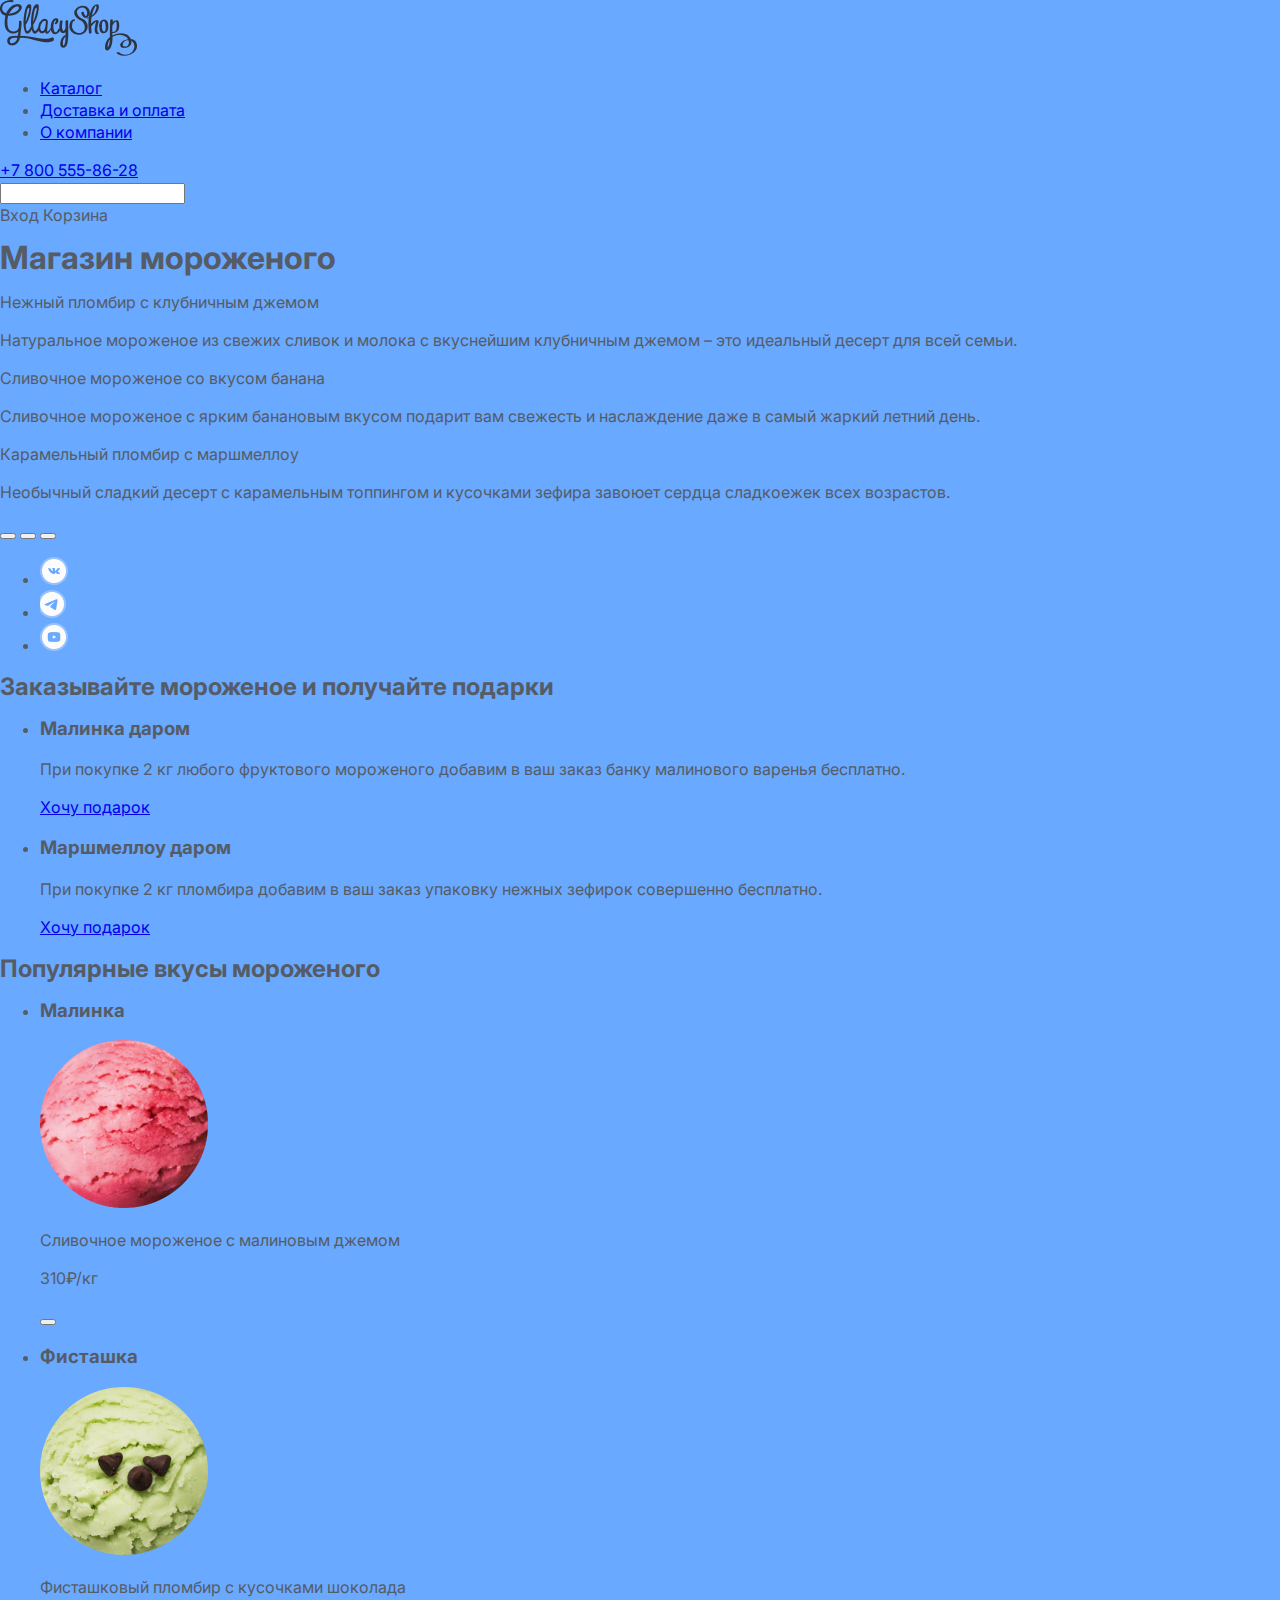
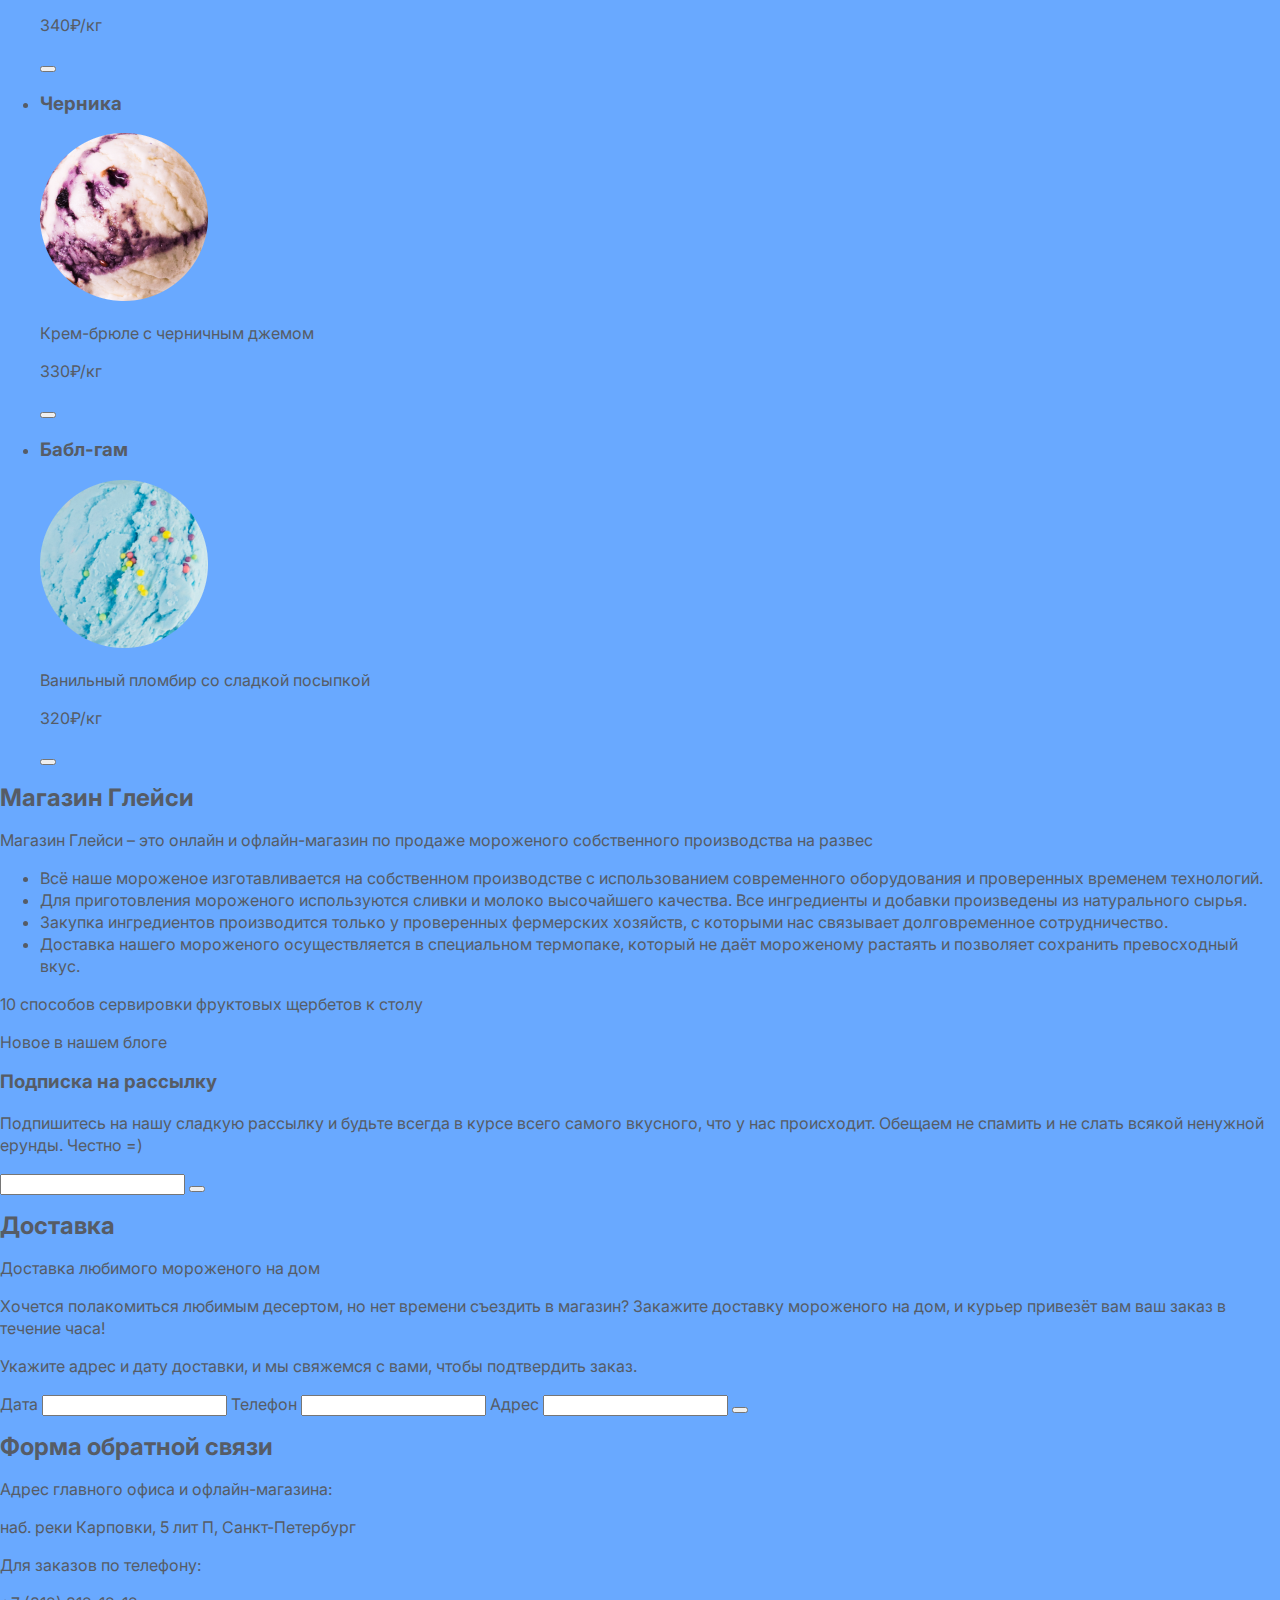
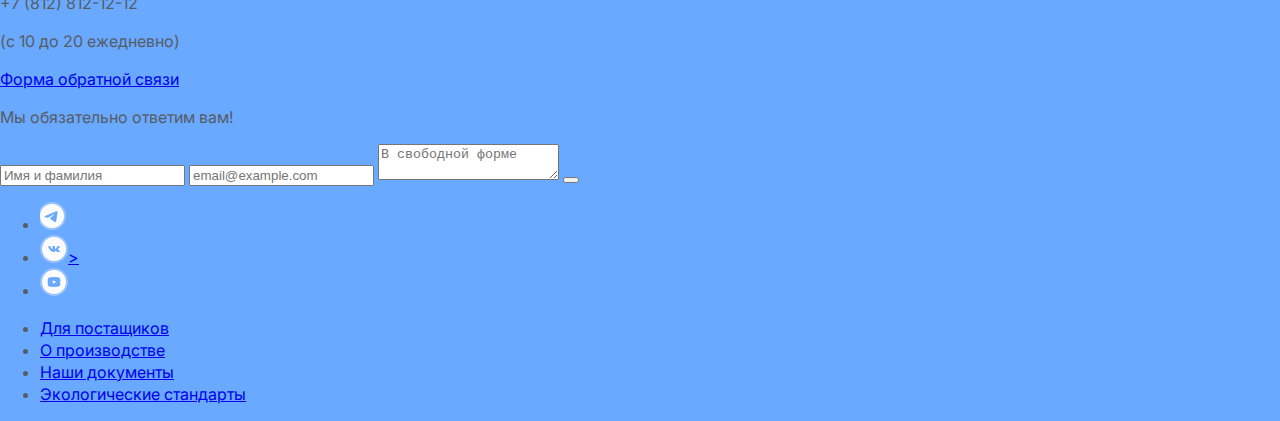
<file: 1/index.html>
<!DOCTYPE html>
<html lang="ru">
  <head>
    <meta charset="utf-8">
    <title>HTML Academy: Глейси</title>
    <link rel="stylesheet" href="css/style.css">
    <link rel="preconnect" href="https://fonts.googleapis.com">
    <link rel="preconnect" href="https://fonts.gstatic.com" crossorigin>
    <link href="https://fonts.googleapis.com/css2?family=Inter:wght@100;400;700&display=swap" rel="stylesheet">
    <base href="https://htmlacademy-htmlcss.github.io/910291-gllacy-1/1/">
</head>
  <body class="slider_one slider_two slider_three">
      <header class="main-header">
        <nav class="main-header-nav">
          <a class="logo" href="#">
            <img src="images/logo.png" width="137" height="56" alt="Логотип сайта магазина Глейси">
          </a>
          <ul class="cite-navigation">
            <li class="cite-navigation-item">
              <a href="#">Каталог</a>
            </li>
            <li class="cite-navigation-item">
              <a href="#">Доставка и оплата</a>
            </li>
            <li class="cite-navigation-item">
              <a href="#">О компании</a>
             </li>
          </ul>
        </nav>
            <a href="tel:+78005558628">+7 800 555-86-28</a>
            <form><input type="search"></form>
            Вход
            Корзина
      </header>

      <main class="ice_cream-shop">
        <h1 type="hidden">Магазин мороженого</h1>

        <section class="main-slider">
          <p class="slider_one">Нежный пломбир с клубничным джемом</p>
          <p>Натуральное мороженое из свежих сливок и молока с вкуснейшим клубничным джемом – это идеальный десерт для всей семьи. </p>
          <p class="slider_two">Сливочное мороженое со вкусом банана</p>
          <p>Сливочное мороженое с ярким банановым вкусом подарит вам свежесть и наслаждение даже в самый жаркий летний день.</p>
          <p class="slider_three">Карамельный пломбир с маршмеллоу</p>
          <p>Необычный сладкий десерт с карамельным топпингом и кусочками зефира завоюет сердца сладкоежек всех возрастов.</p>
          <button type="button"></button>
          <button type="button"></button>
          <button type="button"></button>
          <ul class="social-list">
            <li class="social-list-item">
              <a href="https://vk.com/htmlacademy"><img src="images/vk.png" alt="Вконтакте"></a>
            </li>
            <li class="social-list-item">
              <a href="https://t.me/htmlacademy "><img src="images/telegram.png" alt="Телеграмм"></a>
            </li>
            <li class="social-list-item">
              <a href="https://www.youtube.com/user/htmlacademyru"><img src="images/youtube.png" alt="Youtube"></a>
            </li>
          </ul>
        </section>

        <section class=""banner>
          <h2>Заказывайте мороженое и получайте подарки</h2>
          <ul class="gifts">
            <li class="gifts-item">
              <h3>Малинка даром</h3>
              <p>При покупке 2 кг любого фруктового мороженого добавим в ваш заказ банку малинового варенья бесплатно.</p>
              <a href="#">Хочу подарок</a>
            </li>
            <li class="gifts-item">
              <h3>Маршмеллоу даром</h3>
              <p>При покупке 2 кг пломбира добавим в ваш заказ упаковку нежных зефирок совершенно бесплатно.</p>
              <a href="#">Хочу подарок</a>
            </li>
          </ul>
        </section>

        <section class="popular_products">
          <h2 type="hidden">Популярные вкусы мороженого</h2>
          <ul class="products">
            <li class="products-item">
              <h3>Малинка</h3>
              <img src="images/raspberry.png" width="168" height="168" alt="мороженое малинка">
              <p>Сливочное мороженое с малиновым джемом</p>
              <p>310&#8381;<span class="weight">/кг</span></p>
              <button></button>
            </li>
            <li class="products-item">
              <h3>Фисташка</h3>
              <img src="images/pistachio.png" width="168" height="168" alt="мороженое фисташка">
              <p>Фисташковый пломбир с кусочками шоколада</p>
              <p>340&#8381;<span class="weight">/кг</span></p>
              <button></button>
            </li>
            <li class="products-item">
              <h3>Черника</h3>
              <img src="images/blueberries.png" width="168" height="168" alt="мороженое черника">
              <p>Крем-брюле с черничным джемом</p>
              <p>330&#8381;<span class="weight">/кг</span></p>
              <button></button>
            </li>
            <li class="products-item">
              <h3>Бабл-гам</h3>
              <img src="images/bubble gum.png" width="168" height="168" alt="мороженое бабл-гам">
              <p>Ванильный пломбир со сладкой посыпкой</p>
              <p>320&#8381;<span class="weight">/кг</span></p>
              <button></button>
            </li>
          </ul>
        </section>

        <section class="about_us">
          <h2 type="hidden">Магазин Глейси</h2>
          <p>Магазин Глейси – это онлайн и офлайн-магазин по продаже мороженого собственного производства на развес</p>
          <ul class="advantages">
            <li class="advantages-item">Всё наше мороженое изготавливается на собственном производстве с использованием современного оборудования и проверенных временем технологий.</li>
            <li class="advantages-item">Для приготовления мороженого используются сливки и молоко высочайшего качества. Все ингредиенты и добавки произведены из натурального сырья.</li>
            <li class="advantagesitem">Закупка ингредиентов производится только у проверенных фермерских хозяйств, с которыми нас связывает долговременное сотрудничество.</li>
            <li class="advantages-item">Доставка нашего мороженого осуществляется в специальном термопаке, который не даёт мороженому растаять и позволяет сохранить превосходный вкус.</li>
          </ul>
          <article>
            <a>10 способов сервировки фруктовых щербетов к столу</a>
            <p>Новое в нашем блоге</p>
          </article>
          <div>
            <h3 type="hidden">Подписка на рассылку</h3>
            <p>Подпишитесь на нашу сладкую рассылку и будьте всегда в курсе всего самого вкусного, что у нас происходит. Обещаем не спамить и не слать всякой ненужной ерунды. Честно =)</p>
            <form>
              <input type="email">
              <button type="submit" method="post" value="Отправить"></button>
            </form>
          </div>
        </section>

        <section class="delivery">
          <h2 type="hidden">Доставка</h2>
          <p>Доставка любимого мороженого на дом</p>
          <p>Хочется полакомиться любимым десертом, но нет времени съездить в магазин? Закажите доставку мороженого на дом, и курьер привезёт вам ваш заказ в течение часа!</p>
          <form>
            <p>Укажите адрес и дату доставки, и мы свяжемся с вами, чтобы подтвердить заказ.</p>
            <label for="data">Дата</label>
            <input id="data" type="data">
            <label for="phone">Телефон</label>
            <input id="phone" type="phone">
            <label for="address">Адрес</label>
            <input id="address" type="address">
            <button type="submit" method="post" value="Отправить"></button>
          </form>
        </section>

        <section class="feedback">
          <h2 type="hidden">Форма обратной связи</h2>
          <p>Адрес главного офиса и офлайн-магазина:</p>
          <p>наб. реки Карповки, 5 лит П, Санкт-Петербург</p>
          <p>Для заказов по телефону:</p>
          <p>+7 (812) 812-12-12</p>
          <p>(с 10 до 20 ежедневно)</p>
          <a href="#">Форма обратной связи</a>
          <div class="modal">
            <p>Мы обязательно ответим вам!</p>
            <form>
              <input type="name" placeholder="Имя и фамилия">
              <input type="email" placeholder="email@example.com">
              <textarea placeholder="В свободной форме"></textarea>
              <button type="submit" method="post" value="Отправить"></button>
            </form>
          </div>
        </section>
      </main>

      <footer class="main-footer">
        <ul class="footer-social-list">
          <li class="footer-social-list-item">
            <a href="https://t.me/htmlacademy "><img src="images/telegram.png" alt="Телеграмм"></a>
          </li>
          <li class="footer-social-list-item">
            <a href="https://vk.com/htmlacademy"><img src="images/vk.png" alt="Вконтакте">></a>
          </li>
          <li class="footer-social-list-item">
            <a href="https://www.youtube.com/user/htmlacademyru"><img src="images/youtube.png" alt="Youtube"></a>
          </li>
        </ul>
        <ul class="about-us-list">
          <li class="about-us-list-item">
            <a href="#">Для постащиков</a>
          </li>
          <li class="about-us-list-item">
            <a href="#">О производстве</a>
          </li>
          <li class="about-us-list-item">
            <a href="#">Наши документы</a>
          </li>
          <li class="about-us-list-item">
            <a href="#">Экологические стандарты</a>
          </li>
        </ul>
        <ul>

        </ul>
         </footer>
         <script src="scripts/script.js"></script>
  </body>
</html>
</file>
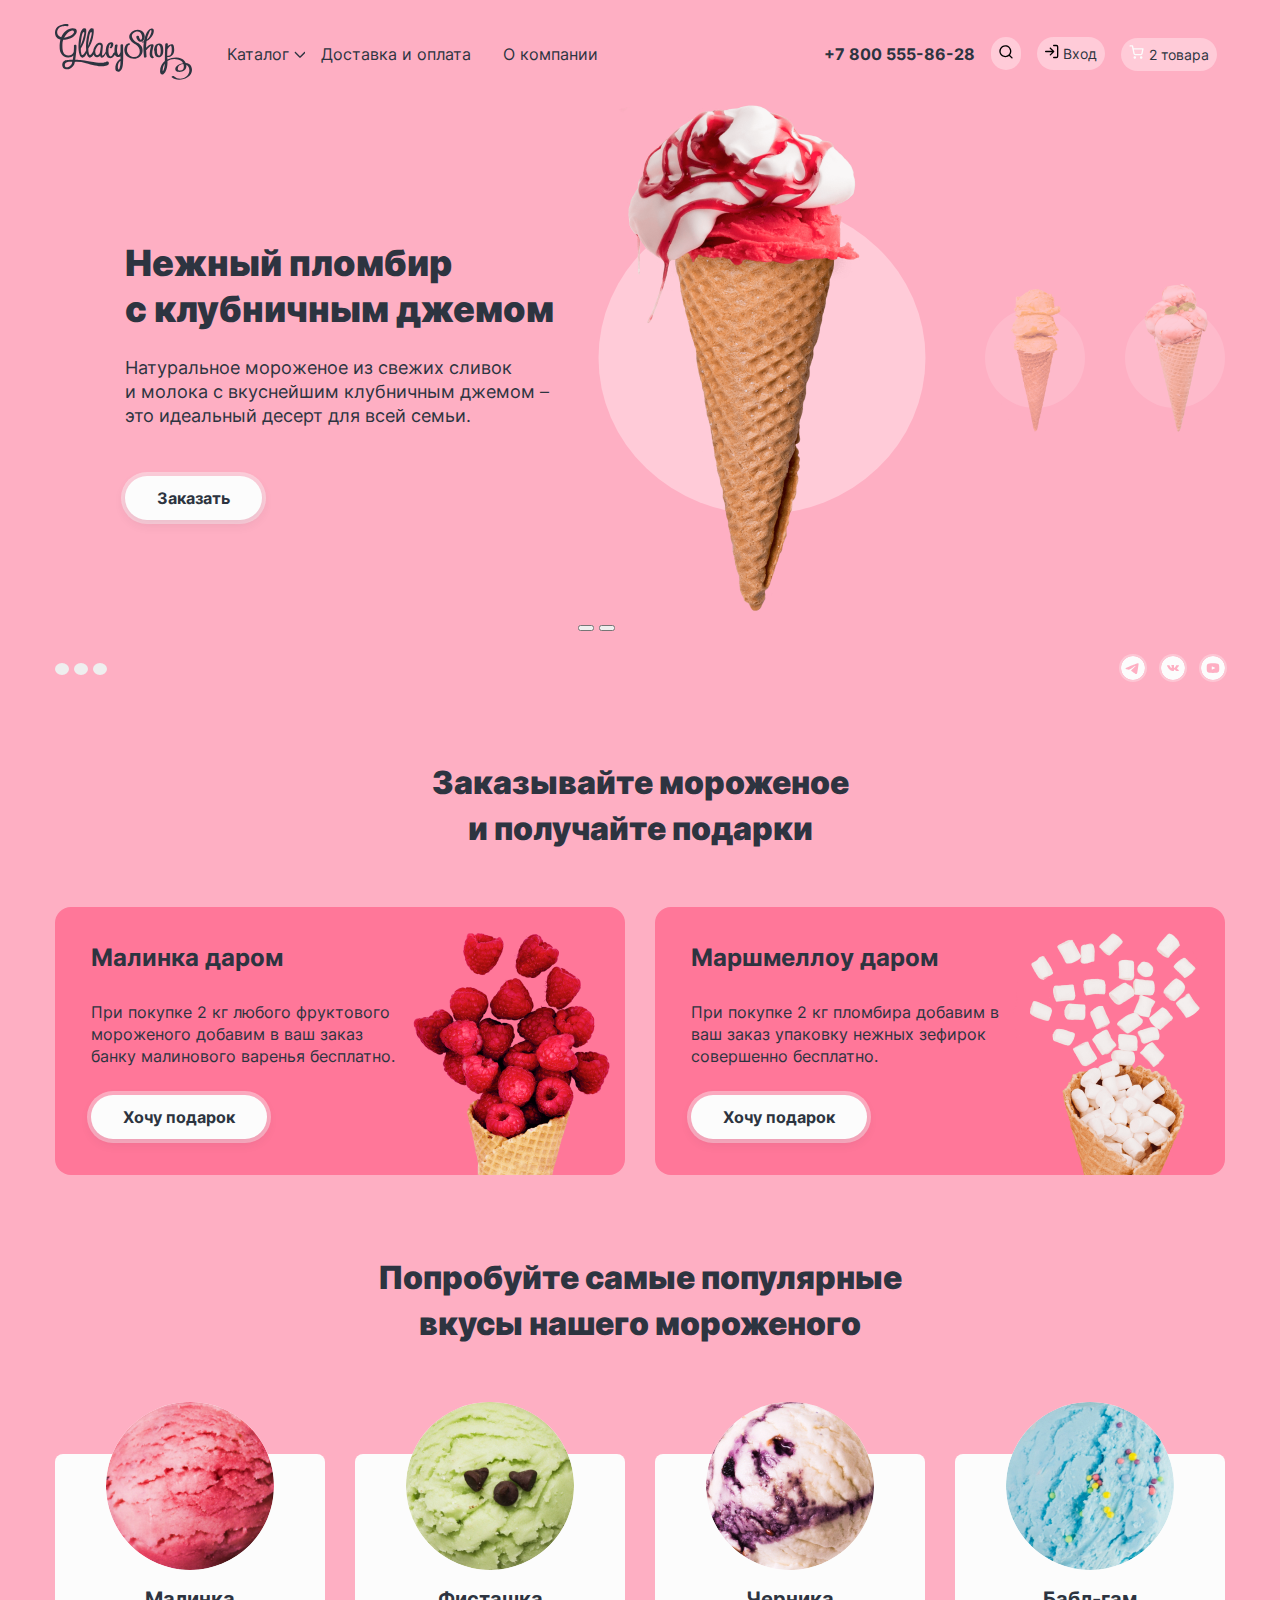
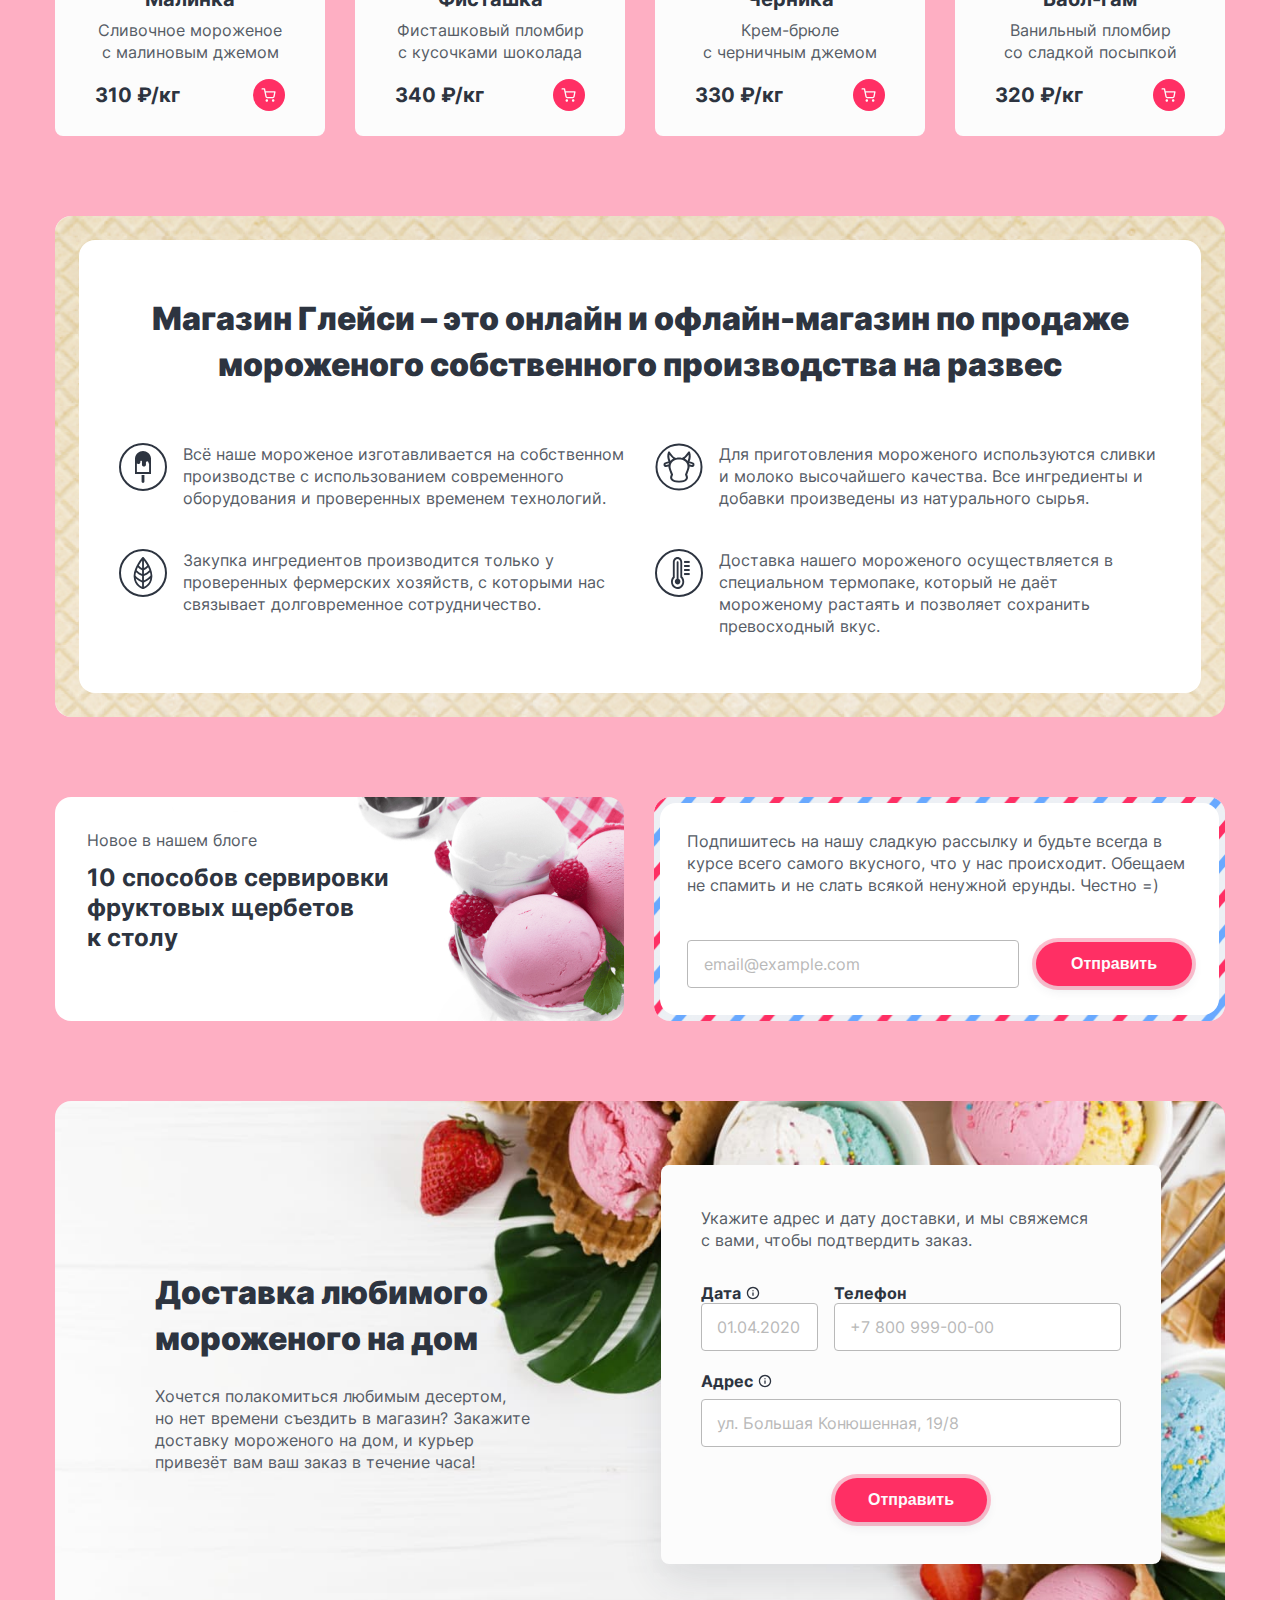
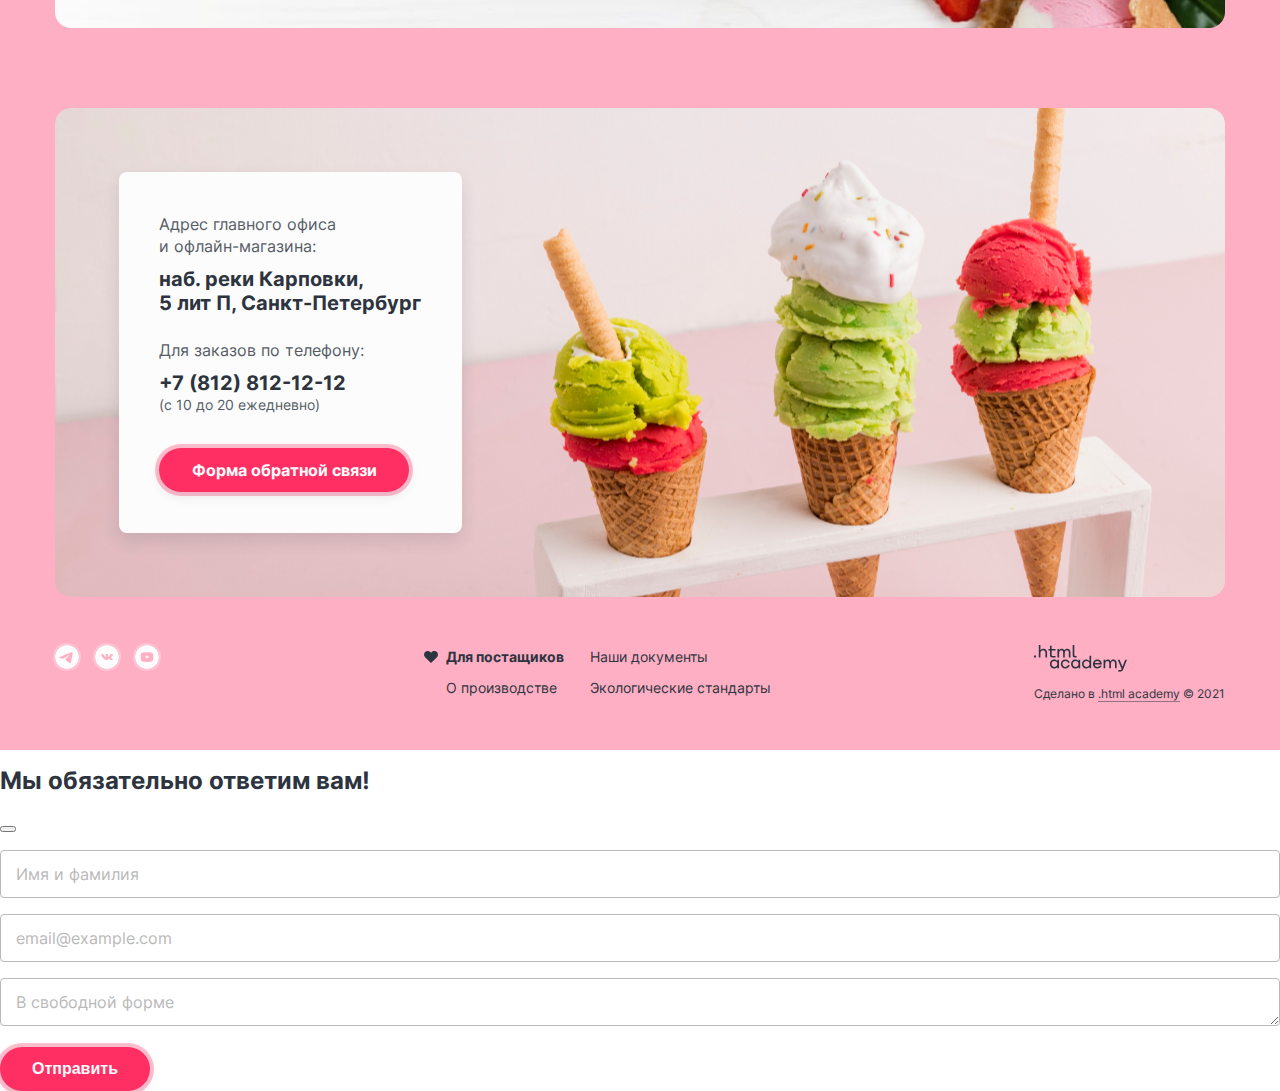
<file: 2/index.html>
<!DOCTYPE html>
<html lang="ru">
  <head>
    <meta charset="utf-8">
    <meta name="viewport" content="width=device-width, initial-scale=1.0">
    <title>HTML Academy: Глейси</title>
    <link rel="stylesheet" href="css/style.css">
    <base href="https://htmlacademy-htmlcss.github.io/910291-gllacy-1/2/">
</head>
  <body class="page">
    <div class="wrapper-pink">
      <header class="main-header">
        <div class="main-header-container container">
          <nav class="main-header-nav">
            <a class="logo"  aria-current="page">
              <img src="images/svg/logo.svg" width="137" height="56" alt="Логотип сайта магазина Глейси.">
            </a>
            <ul class="site-navigation">
              <li class="site-navigation-item dropdown">
                <a class="site-navigation-link" href="catalog.html">Каталог</a>
                <div class="site-navigation-drop dropdown-container">
                  <h2 class="site-navigation-title">Новинки</h2>
                  <ul class="navigation-list-ice list-ice">
                    <li class="list-ice-item">
                      <a class="list-ice-link" href="#">Сливочное</a>
                    </li>
                    <li class="list-ice-item">
                      <a class="list-ice-link" href="#">Щербеты</a>
                    </li>
                    <li class="list-ice-item">
                      <a class="list-ice-link" href="#">Фруктовый лёд</a>
                    </li>
                    <li class="list-ice-item">
                      <a class="list-ice-link" href="#">Мелорин</a>
                    </li>
                  </ul>
                </div>
              </li>
              <li class="site-navigation-item">
                <a class="site-navigation-link" href="#">Доставка и оплата</a>
              </li>
              <li class="site-navigation-item">
                <a class="site-navigation-link" href="#">О компании</a>
              </li>
            </ul>
          </nav>
          <a  class="main-header-nav-phone" href="tel:+78005558628">+7 800 555-86-28</a>
          <ul class="navigation-user user-nav">
            <li class="user-nav-item dropdown">
              <a class="user-nav-link link-search" href="#">
                <svg class="navigation-icon" aria-hidden="true" focusable="false" width="14" height="14" viewBox="0 0 14 14"  xmlns="http://www.w3.org/2000/svg">
                  <path fill-rule="evenodd" clip-rule="evenodd" d="M1.663 6.188a4.667 4.667 0 1 1 8.028 3.237.674.674 0 0 0-.124.124 4.667 4.667 0 0 1-7.904-3.361Zm8.412 4.688a6 6 0 1 1 .943-.943l2.45 2.45a.667.667 0 1 1-.943.943l-2.45-2.45Z" />
                </svg>
              </a>
              <div class="search dropdown-container">
                <form class="search-form">
                  <label class="visually-hidden" for="search-field">Поиск.</label>
                  <input class="search-input field" type="search" name="search" id="search-field" placeholder="Поиск по сайту">
                  <button class="visually-hidden" type="submit">Поиск.</button>
                </form>
              </div>
            </li>
            <li class="user-nav-item dropdown">
              <a class="user-nav-link link-login" href="#">
                <svg class="navigation-icon" aria-hidden="true" focusable="false" width="14" height="15" viewBox="0 0 14 15" xmlns="http://www.w3.org/2000/svg">
                  <path fill-rule="evenodd" clip-rule="evenodd" d="M8 1.525c0-.369.298-.667.667-.667h2.666a2 2 0 0 1 2 2v9.333a2 2 0 0 1-2 2H8.667a.667.667 0 0 1 0-1.333h2.666A.667.667 0 0 0 12 12.19V2.858a.666.666 0 0 0-.667-.667H8.667A.667.667 0 0 1 8 1.525ZM4.862 3.72c.26-.26.682-.26.943 0l3.329 3.329a.673.673 0 0 1 .2.476.664.664 0 0 1-.2.476l-3.33 3.328a.667.667 0 1 1-.942-.943l2.195-2.195H.667a.667.667 0 1 1 0-1.333h6.39L4.862 4.663a.667.667 0 0 1 0-.943Z"/>
                </svg>
                <span class="link-login-text">Вход</span>
              </a>
              <div class="login dropdown-container">
                <h2 class="login-form-title">Личный кабинет</h2>
                <form class="login-form" action="https://echo.htmlacademy.ru" method="post">
                  <p class="login-form-group login-form-email">
                    <label class="visually-hidden" for="login-email">Ваш email.</label>
                    <input class="login-form-input field" type="email" id="login-email" name="email" placeholder="Ваш email" value="email@example.com" required>
                  </p>
                  <p class="login-form-group login-form-password">
                    <label class="visually-hidden" for="login-password">Ваш пароль.</label>
                    <input class="login-form-input field" type="password" id="login-password" name="password" placeholder="Ваш пароль" value="******" required>
                  </p>
                  <div class="login-form-group login-form-submit">
                    <button class="login-form-button button button-other" type="submit">Войти</button>
                    <div class="login-form-links">
                      <a class="login-form-link" href="#">Забыли пароль?</a>
                      <a class="login-form-link" href="#">Регистрация</a>
                    </div>
                  </div>
                </form>
              </div>
            </li>
            <li class="user-nav-item dropdown">
              <a class="user-nav-link link-basket" href="#">
                <img src="images/svg/icon-cart.svg" alt="Корзина.">
                <span>2 товара</span>
              </a>
              <div class="basket dropdown-container">
                <div class="basket-content basket-content-full">
                  <h2 class="basket-title">Корзина</h2>
                  <ul class="basket-list list-reset">
                    <li class="basket-item">
                      <div class="basket-container">
                        <div class="basket-image">
                          <img src="images/raspberry-ice-cream.jpg" width="46" height="46" alt="Малинка.">
                        </div>
                        <div class="basket-description">
                          <a class="basket-ice-cream" href="#">Малинка</a>
                          <span class="basket-tip">1 кг х 310 ₽</span>
                        </div>
                        <span class="basket-price">310 ₽</span>
                        <button class="basket-delete" type="button">
                          <span class="visually-hidden">Удалить мороженное из корзины.</span>
                        </button>
                      </div>
                    </li>
                    <li class="basket-item">
                      <div class="basket-container">
                        <div class="basket-image">
                          <img src="images/bubble-gum-ice-cream.jpg" width="46" height="46" alt="Бабл-гам.">
                        </div>
                        <div class="basket-description">
                          <a class="basket-ice-cream" href="#">Бабл-гам</a>
                          <span class="basket-tip">1,5 кг х 320 ₽</span>
                        </div>
                        <span class="basket-price">480 ₽</span>
                        <button class="basket-delete" type="button">
                          <span class="visually-hidden">Удалить мороженное из корзины.</span>
                        </button>
                      </div>
                    </li>
                  </ul>
                  <div class="basket-wrapper">
                    <a class="basket-button button button-other" href="#">Оформить заказ</a>
                    <span class="basket-total">Итого: 790 ₽</span>
                  </div>
                </div>
                <div class="basket-content basket-content-empty">
                  <p class="basket-content-empty-text">Ваша корзина пока пуста</p>
                </div>
              </div>
            </li>
          </ul>
        </div>
      </header>

      <main class="main main-index">
        <h1 class="visually-hidden">Магазин мороженого.</h1>
        <section class="slider">
          <div class="slider-container container">
            <div class="slider-inner">
              <div class="slider-content-container">

                <div class="slider-content slider-content-active">
                  <h2 class="slider-title">Нежный пломбир с&nbsp;клубничным джемом</h2>
                  <p class="slider-text">Натуральное мороженое из свежих сливок и&nbsp;молока с вкуснейшим клубничным джемом – это идеальный десерт для всей семьи. </p>
                  <a class="slider-button button" href="#">Заказать</a>
                </div>

                <div class="slider-content">
                  <h2 class="slider-title">Сливочное мороженое со&nbsp;вкусом банана</h2>
                  <p class="slider-text">Сливочное мороженое с ярким банановым вкусом подарит вам свежесть и наслаждение даже в самый жаркий летний день.</p>
                  <a class="slider-button button" href="#">Заказать</a>
                </div>

                <div class="slider-content">
                  <h2 class="slider-title">Карамельный пломбир с&nbsp;маршмеллоу</h2>
                  <p class="slider-text">Необычный сладкий десерт с карамельным топпингом и кусочками зефира завоюет сердца сладкоежек всех возрастов.</p>
                  <a class="slider-button button" href="#">Заказать</a>
                </div>
              </div>

              <div class="slider-control">
                <div class="slider-images">
                  <div class="slider-image-container slider-image-container-active">
                    <img src="images/slider-strawberry.png" width="327" height="507" alt="Нежный пломбир с клубничным джемом.">
                  </div>

                  <div class="slider-image-container">
                    <img src="images/slider-banana.png" width="312" height="507" alt="Сливочное мороженое со вкусом банана.">
                  </div>

                  <div class="slider-image-container">
                    <img src="images/slider-marshmallow.png" width="350" height="507" alt="Карамельный пломбир с маршмеллоу.">
                  </div>
                </div>
                <div class="slider-buttons">
                  <button class="slider-button button-prev" type="button">
                    <span class="visually-hidden">Предыдущий слайд.</span>
                  </button>

                  <button class="slider-button button-next" type="button">
                    <span class="visually-hidden">Следующий слайд.</span>
                  </button>
                </div>
              </div>

              <div class="slider-bullets">
                <button class="slider-bullet bullet-active" type="button">
                  <span class="visually-hidden">Первый слайд.</span>
                </button>
                <button class="slider-bullet" type="button">
                  <span class="visually-hidden">Второй слайд.</span>
                </button>
                <button class="slider-bullet" type="button">
                  <span class="visually-hidden">Третий слайд.</span>
                </button>
              </div>

              <ul class="slider-social social-list">
                <li class="social-item">
                  <a class="social-link social-item-telegram" href="https://t.me/htmlacademy">
                    <span class="visually-hidden">Телеграм.</span>
                  </a>
                </li>
                <li class="social-item">
                  <a class="social-link social-item-vkontakte" href="https://vk.com/htmlacademy">
                    <span class="visually-hidden">Вконтакте.</span>
                  </a>
                </li>
                <li class="social-item">
                  <a class="social-link social-item-youtube" href="https://www.youtube.com/user/htmlacademyru">
                    <span class="visually-hidden">Youtube.</span>
                  </a>
                </li>
              </ul>
            </div>
          </div>
        </section>

        <section class="banner">
          <div class="banner-container container">
            <h2 class="banner-title page-title">Заказывайте мороженое <br>и получайте подарки</h2>
            <ul class="gifts">
              <li class="gifts-item gifts-item-raspberry">
                <h3 class="gifts-title">Малинка даром</h3>
                <p class="gifts-text">При покупке 2 кг любого фруктового мороженого добавим в ваш заказ банку малинового варенья бесплатно.</p>
                <a class="gifts-button button" href="#">Хочу подарок</a>
              </li>
              <li class="gifts-item gifts-item-marshmallow">
                <h3 class="gifts-title">Маршмеллоу даром</h3>
                <p class="gifts-text">При покупке 2 кг пломбира добавим в ваш заказ упаковку нежных зефирок совершенно бесплатно.</p>
                <a class="gifts-button button" href="#">Хочу подарок</a>
              </li>
            </ul>
          </div>
        </section>

        <section class="products products-popular">
          <div class="products-container container">
            <h2 class="visually-hidden">Популярные вкусы мороженого.</h2>
            <p class="products-title page-title">Попробуйте самые популярные <br>вкусы нашего мороженого</p>
            <ul class="products-list">
              <li class="products-item">
                <div class="products-inner">
                  <a class="products-link" href="#">
                    <h3>Малинка</h3>
                    <img src="images/raspberry-ice-cream-full.jpg" width="168" height="168" alt="Мороженое малинка.">
                  </a>
                  <p class="products-text">Сливочное мороженое с&nbsp;малиновым джемом</p>
                  <div class="products-price-wrapper">
                    <span class="products-price">310 &#8381;/кг</span>
                    <a class="products-button" href="#">
                      <span class="visually-hidden">Положить в корзину.</span>
                    </a>
                  </div>
                </div>
              </li>
              <li class="products-item">
                <div class="products-inner">
                  <a class="products-link" href="#">
                    <h3>Фисташка</h3>
                    <img src="images/pistachio-ice-cream.jpg" width="168" height="168" alt="Мороженое фисташка.">
                  </a>
                  <p class="products-text">Фисташковый пломбир с&nbsp;кусочками шоколада</p>
                  <div class="products-price-wrapper">
                    <span class="products-price">340 &#8381;/кг</span>
                    <a class="products-button" href="#">
                      <span class="visually-hidden">Положить в корзину.</span>
                    </a>
                  </div>
                </div>
              </li>
              <li class="products-item">
                <div class="products-inner">
                  <a class="products-link" href="#">
                    <h3>Черника</h3>
                    <img src="images/blueberries-ice-cream.jpg" width="168" height="168" alt="Мороженое черника.">
                  </a>
                  <p class="products-text">Крем-брюле с&nbsp;черничным джемом</p>
                  <div class="products-price-wrapper">
                    <span class="products-price">330 &#8381;/кг</span>
                    <a class="products-button" href="#">
                      <span class="visually-hidden">Положить в корзину.</span>
                    </a>
                  </div>
                </div>
              </li>
              <li class="products-item">
                <div class="products-inner">
                  <a class="products-link" href="#">
                    <h3>Бабл-гам</h3>
                    <img src="images/bubble-gum-ice-cream-full.jpg" width="168" height="168" alt="Мороженое бабл-гам.">
                  </a>
                  <p class="products-text">Ванильный пломбир со&nbsp;сладкой посыпкой</p>
                  <div class="products-price-wrapper">
                    <span class="products-price">320 &#8381;/кг</span>
                    <a class="products-button" href="#">
                      <span class="visually-hidden">Положить в корзину.</span>
                    </a>
                  </div>
                </div>
              </li>
            </ul>
          </div>
        </section>

        <section class="about-us">
          <div class="about-us-container container">
            <h2 class="visually-hidden">Магазин Глейси.</h2>
            <div class="about-wrapper">
              <p class="about-us-title page-title">Магазин Глейси – это онлайн и офлайн-магазин по продаже мороженого собственного производства на развес</p>
              <ul class="advantages">
                <li class="advantages-item advantages-item-production">Всё наше мороженое изготавливается на собственном производстве с использованием современного оборудования и проверенных временем технологий.</li>
                <li class="advantages-item advantages-item-ingredients">Для приготовления мороженого используются сливки и молоко высочайшего качества. Все ингредиенты и добавки произведены из натурального сырья.</li>
                <li class="advantages-item advantages-item-quality">Закупка ингредиентов производится только у проверенных фермерских хозяйств, с которыми нас связывает долговременное сотрудничество.</li>
                <li class="advantages-item advantages-item-delivery">Доставка нашего мороженого осуществляется в специальном термопаке, который не даёт мороженому растаять и позволяет сохранить превосходный вкус.</li>
              </ul>
            </div>
          </div>
        </section>

        <section class="promo">
          <div class="promo-container container">
            <article class="news">
              <h2 class="news-title">Новое в нашем блоге</h2>
              <a class="news-link" href="#">10 способов сервировки фруктовых щербетов к&nbsp;столу</a>
            </article>
            <div class="subscription">
              <div class="subscription-wrapper">
                <h3 class="visually-hidden">Подписка на рассылку.</h3>
                <p class="subscription-text">Подпишитесь на нашу сладкую рассылку и будьте всегда в курсе всего самого вкусного, что у нас происходит. Обещаем не спамить и не слать всякой ненужной ерунды. Честно =)</p>
                <form class="subscription-form" action="https://echo.htmlacademy.ru" method="post">
                  <label class="visually-hidden" for="subscription">Ваша почта.</label>
                  <input class="subscription-input field" type="email" name="email" id="subscription" placeholder="email@example.com" required>
                  <button class="subscription-submit button button-other" type="submit">Отправить</button>
                </form>
              </div>
            </div>
          </div>
        </section>

        <section class="delivery">
          <div class="delivery-container container">
            <div class="delivery-description">
              <h2 class="delivery-title page-title">Доставка любимого мороженого на дом</h2>
              <p class="delivery-text">Хочется полакомиться любимым десертом, но&nbsp;нет времени съездить в магазин? Закажите доставку мороженого на дом, и курьер привезёт вам ваш заказ в течение часа!</p>
            </div>
            <div class="delivery-form-container">
              <p class="delivery-form-tip">Укажите адрес и дату доставки, и мы свяжемся с&nbsp;вами, чтобы подтвердить заказ.</p>
              <form class="delivery-form" action="https://echo.htmlacademy.ru" method="post">
                <div class="delivery-form-groups">

                  <fieldset class="delivery-form-item delivery-form-item-date">
                    <div class="delivery-form-tooltip">
                      <label class="delivery-form-label" for="date">Дата</label>
                      <div class="delivery-tooltip">
                        <button class="delivery-tooltip-toggle" type="button" aria-labelledby="info-label-date">
                          <span class="visually-hidden">Дополнительная информация.</span>
                        </button>
                        <p class="delivery-tooltip-text" id="info-label-date">Введите дату доставки</p>
                      </div>
                    </div>
                    <input class="delivery-form-data field" type="text" name="delivery-data" id="date" placeholder="01.04.2020" required>
                  </fieldset>

                  <fieldset class="delivery-form-item delivery-form-item-tel">
                    <label class="delivery-form-label" for="telephone">Телефон</label>
                    <input class="delivery-form-tel field" type="tel" name="telephone" id="telephone" placeholder="+7 800 999-00-00" required>
                  </fieldset>

                  <fieldset class="delivery-form-item delivery-form-item-address">
                    <div class="delivery-form-tooltip">
                      <label class="delivery-form-label" for="address">Адрес</label>
                      <div class="delivery-tooltip">
                        <button class="delivery-tooltip-toggle" type="button" aria-labelledby="info-label-address">
                          <span class="visually-hidden">Дополнительная информация.</span>
                        </button>
                        <p class="delivery-tooltip-text" id="info-label-address">Введите адрес доставки</p>
                      </div>
                    </div>
                    <textarea class="delivery-form-address field" id="address" name="address" placeholder="ул. Большая Конюшенная, 19/8"></textarea>
                  </fieldset>
                </div>
                <button class="delivery-form-submit button button-other" type="submit">Отправить</button>
              </form>
            </div>
          </div>
        </section>

        <section class="feedback">
          <div class="feedback-container container">
            <h2 class="visually-hidden">Наши контакты.</h2>
            <div class="feedback-content">
              <h3 class="feedback-heading">Адрес главного офиса <br>и офлайн-магазина:</h3>
              <address class="feedback-address">наб. реки Карповки, <br>5 лит П, Санкт-Петербург</address>
              <h3 class="feedback-heading">Для заказов по телефону:</h3>
              <a class="feedback-phone" href="tel:+78128121212">+7 (812) 812-12-12</a>
              <p class="feedback-tip">(с 10 до 20 ежедневно)</p>
              <a class="feedback-button button button-other" href="#open-modal-window">Форма обратной связи</a>
            </div>
          </div>
        </section>
      </main>

      <footer class="main-footer">
        <div class="main-footer-wrapper container">
          <ul class="main-footer-social social-list">
            <li class="social-item">
              <a class="social-link social-item-telegram" href="https://t.me/htmlacademy">
                <span class="visually-hidden">Телеграм.</span>
              </a>
            </li>
            <li class="social-item">
              <a class="social-link social-item-vkontakte" href="https://vk.com/htmlacademy">
                <span class="visually-hidden">Вконтакте.</span>
              </a>
            </li>
            <li class="social-item">
              <a class="social-link social-item-youtube" href="https://www.youtube.com/user/htmlacademyru">
                <span class="visually-hidden">Youtube.</span>
              </a>
            </li>
          </ul>
          <ul class="about-list">
            <li class="about-item">
              <a class="about-link about-link-important" href="#">Для постащиков</a>
            </li>
            <li class="about-item">
              <a class="about-link"  href="#">Наши документы</a>
            </li>
            <li class="about-item">
              <a class="about-link" href="#">О производстве</a>
            </li>
            <li class="about-item">
              <a class="about-link" href="#">Экологические стандарты</a>
            </li>
          </ul>
          <div class="footer-copyright copyright">
            <a class="copyright-logo" href="https://htmlacademy.ru/">
              <img src="images/svg/logo-htmlacademy.svg" alt="Логотип HTML-академии." width="93" height="27">
              <span class="visually-hidden">Переход на страницу HTMLAcademy.</span>
            </a>
            <p class="copyright-info">Сделано в  <a href="https://htmlacademy.ru/">.html academy</a> &#169; 2021</p>
          </div>
        </div>
      </footer>
    </div>

    <div class="modal-container modal-container-close" id="open-modal-window">
      <div class="modal modal-auth">
        <section class="modal-content">
          <div class="modal-header">
            <h2 class="modal-title">Мы обязательно ответим вам!</h2>
            <button class="modal-close" type="button" href="#close">
              <span class="visually-hidden">Закрыть.</span>
            </button>
          </div>
          <div class="modal-body">
            <form class="modal-form" action="https://echo.htmlacademy.ru" method="post">
              <p class="modal-form-group modal-form-name">
                <label class="visually-hidden" for="modal-name">Ваше имя и фамилия.</label>
                <input class="modal-form-input field" type="name" name="modal-name" id="modal-name" placeholder="Имя и фамилия" required>
              </p>
              <p class="modal-form-group modal-form-email">
                <label class="visually-hidden" for="modal-email">Ваш email.</label>
                <input class="modal-form-input field" type="email" name="modal-email" id="modal-email" placeholder="email@example.com" required>
              </p>
              <p class="modal-form-group modal-form-text">
                <label class="visually-hidden" for="modal-text"></label>
                <textarea class="modal-form-input field" name="modal-text" id="modal-text" placeholder="В свободной форме" required></textarea>
              </p>
              <button class="modal-form-submit button button-other" type="submit">Отправить</button>
            </form>
          </div>
        </section>
      </div>
    </div>
  </body>

</html>
</file>
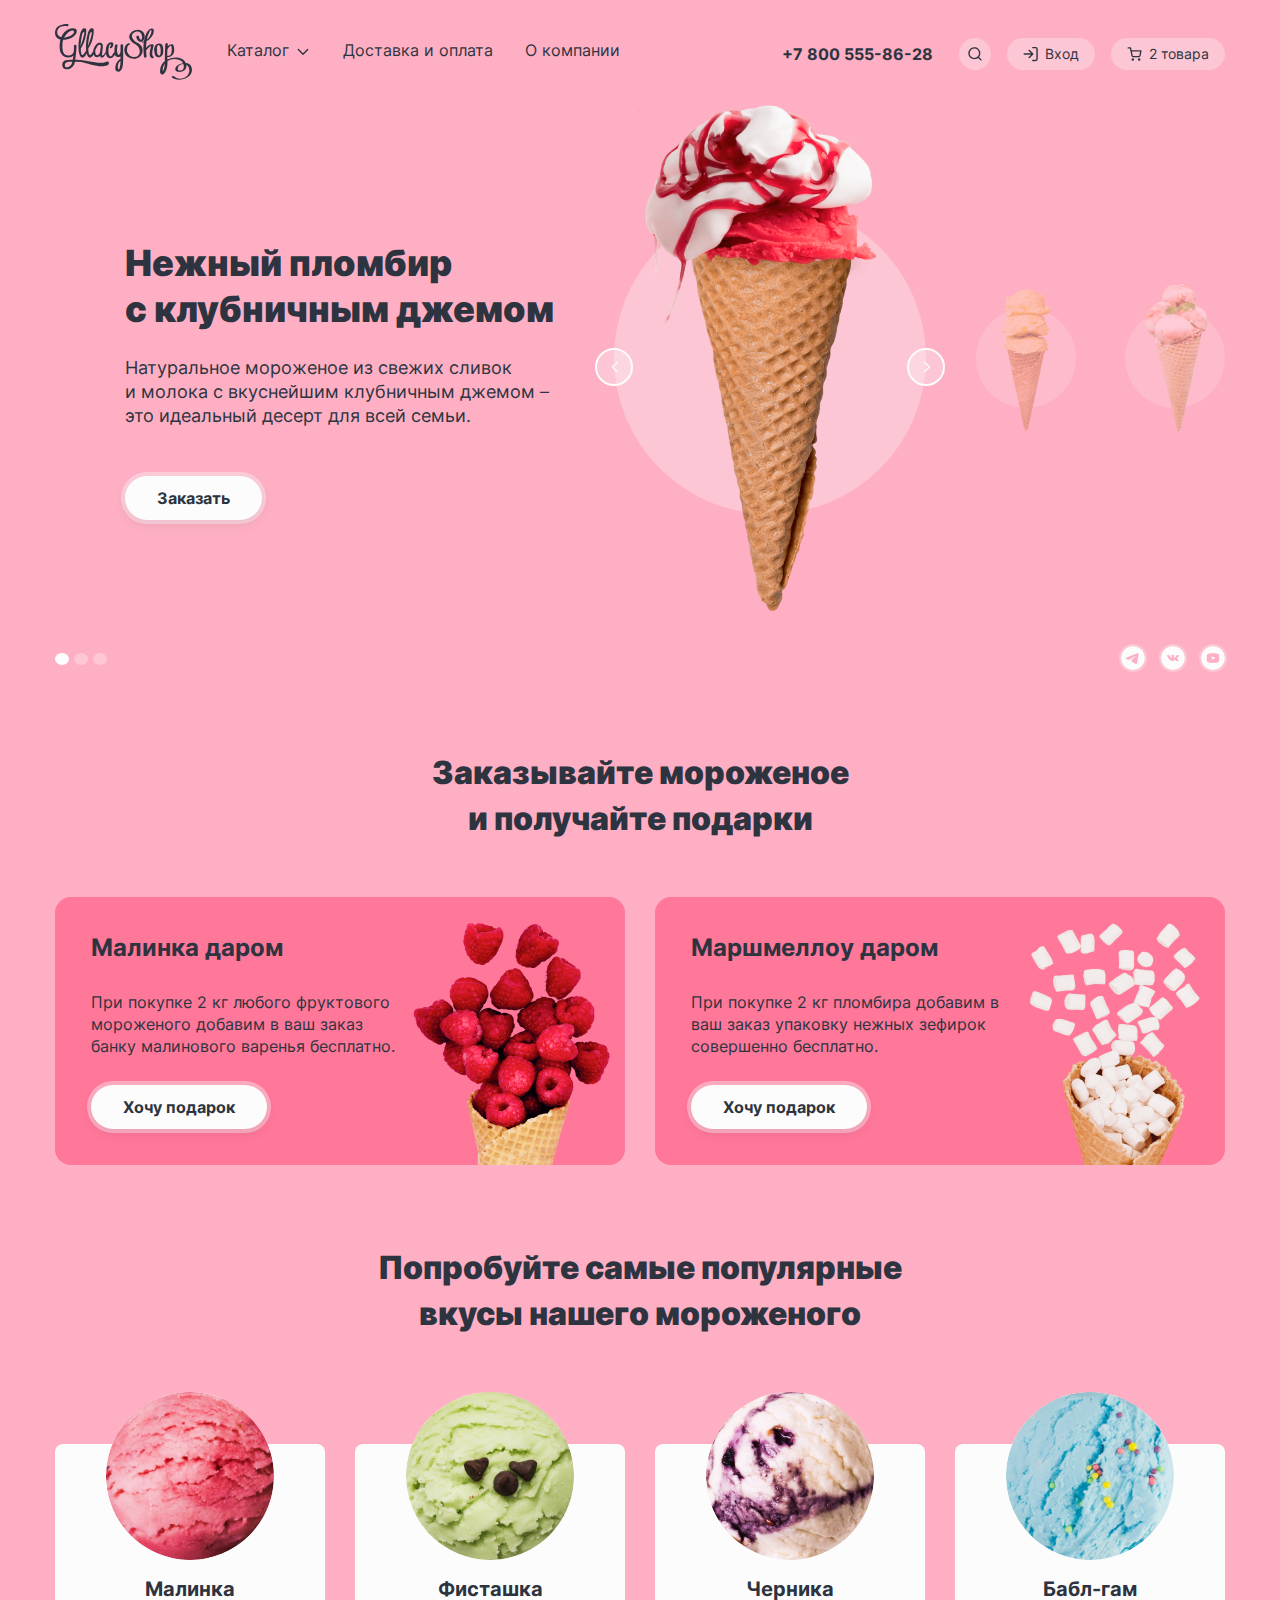
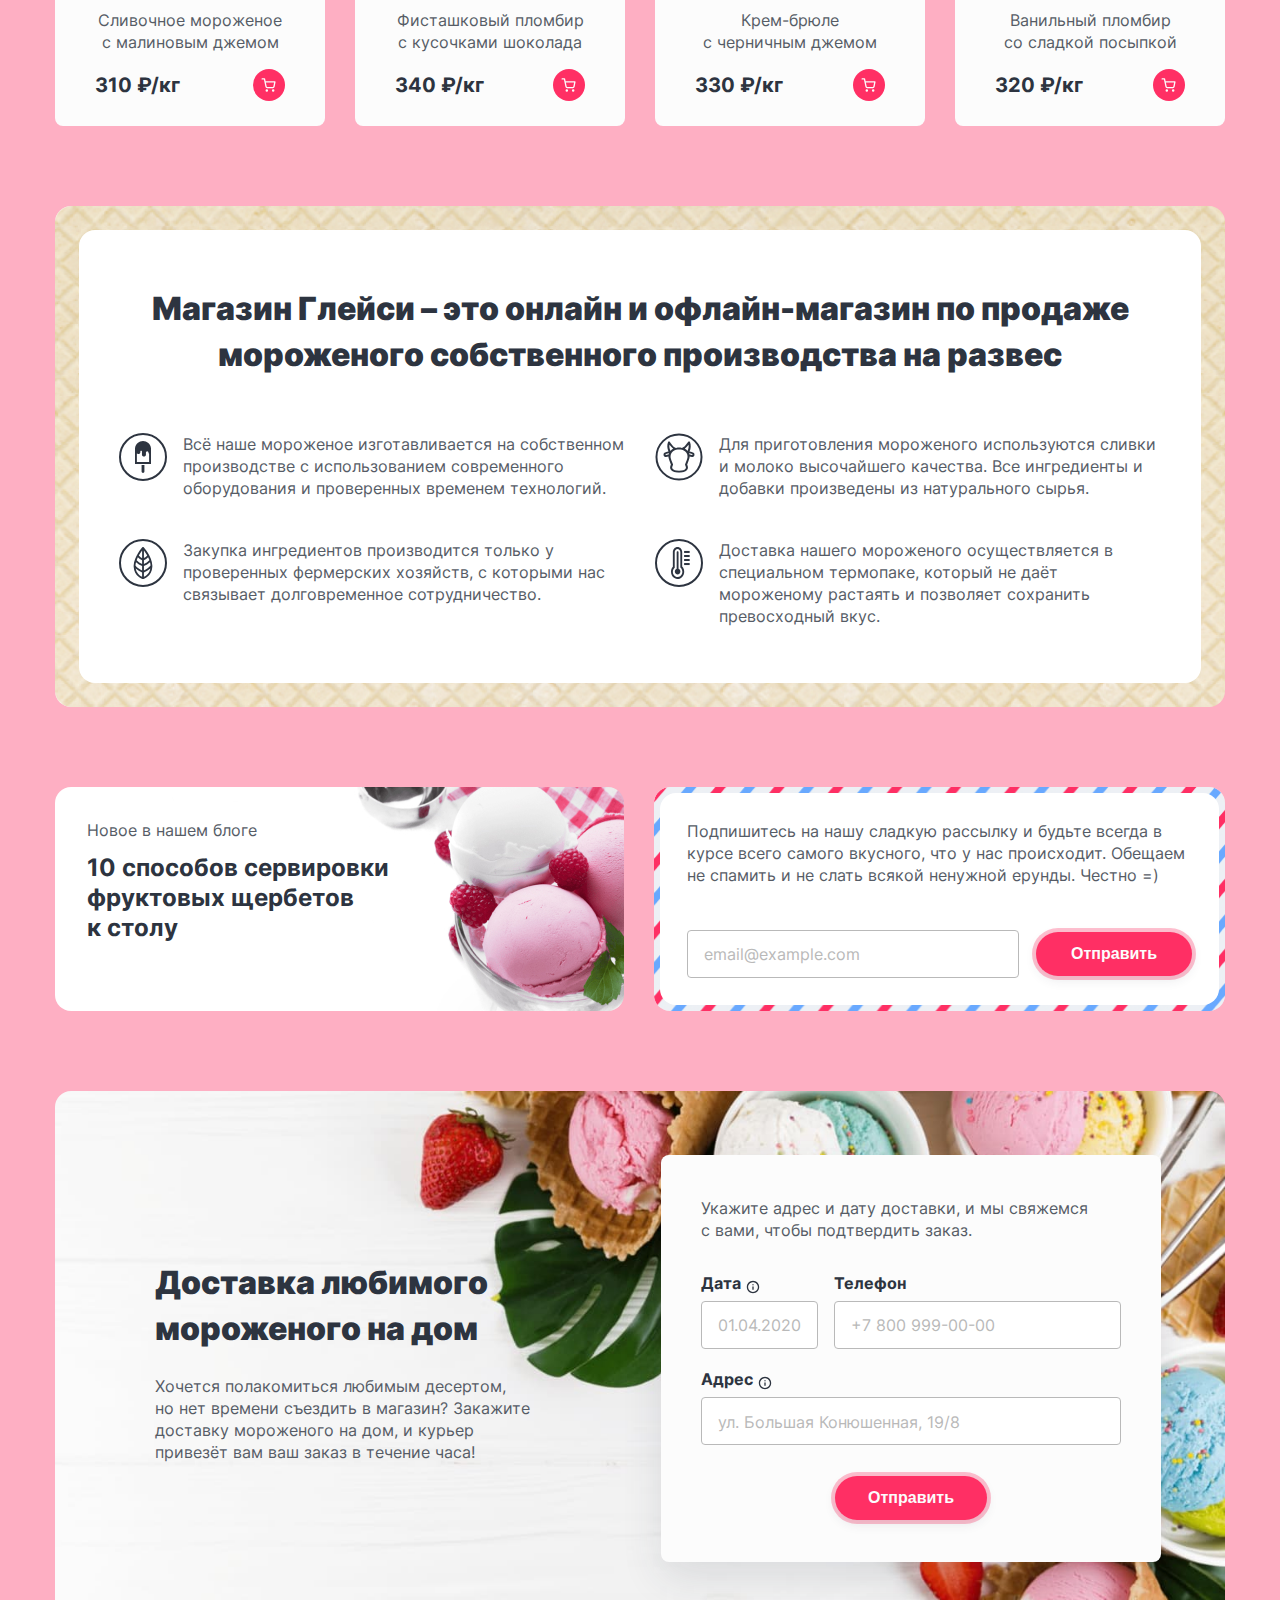
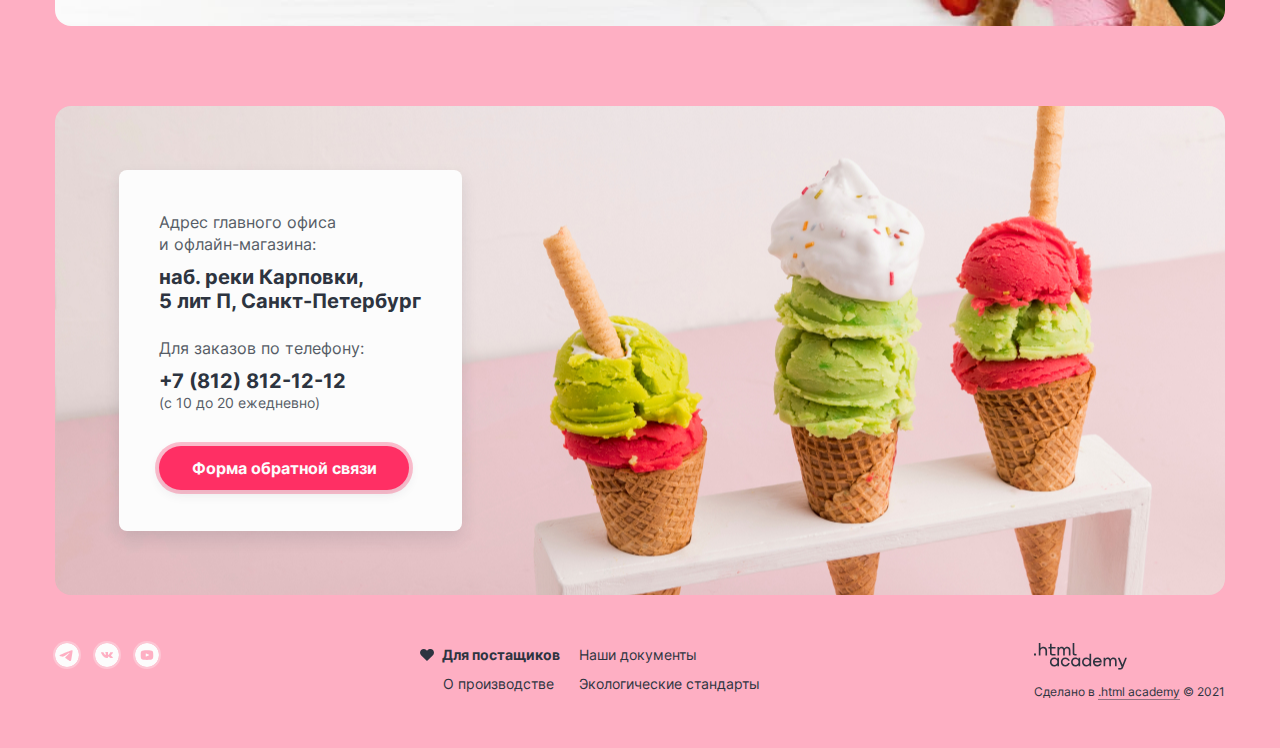
<file: 3/index.html>
<!DOCTYPE html>
<html lang="ru">
  <head>
    <meta charset="utf-8">
    <meta name="viewport" content="width=device-width, initial-scale=1.0">
    <title>HTML Academy: Глейси</title>
    <link rel="stylesheet" href="css/style.css">
    <base href="https://htmlacademy-htmlcss.github.io/910291-gllacy-1/3/">
</head>
  <body class="page">
    <div class="wrapper wrapper-pink">
      <header class="main-header">
        <div class="main-header-container container">
          <nav class="main-header-nav">
            <a class="logo"  aria-current="page">
              <img src="images/svg/logo.svg" width="137" height="56" alt="Логотип сайта магазина Глейси.">
            </a>
            <ul class="site-navigation">
              <li class="site-navigation-item dropdown">
                <a class="site-navigation-link link" href="catalog.html">Каталог
                  <svg class="site-navigation-icon" aria-hidden="true" focusable="false" width="16" height="17" viewBox="0 0 16 17" fill="currentColor" xmlns="http://www.w3.org/2000/svg">
                    <path fill-rule="evenodd" clip-rule="evenodd" d="M3.808 7.053a.667.667 0 1 0-.943.943l4.66 4.66.007.007a.665.665 0 0 0 .949-.007l4.66-4.66a.667.667 0 0 0-.942-.943l-4.196 4.195-4.195-4.195Z"/>
                  </svg>
                </a>
                <div class="site-navigation-drop dropdown-container">
                  <h2 class="site-navigation-title">Новинки</h2>
                  <ul class="navigation-list-ice list-ice">
                    <li class="list-ice-item">
                      <a class="list-ice-link" href="#">Сливочное</a>
                    </li>
                    <li class="list-ice-item">
                      <a class="list-ice-link" href="#">Щербеты</a>
                    </li>
                    <li class="list-ice-item">
                      <a class="list-ice-link" href="#">Фруктовый&nbsp;лёд</a>
                    </li>
                    <li class="list-ice-item">
                      <a class="list-ice-link" href="#">Мелорин</a>
                    </li>
                  </ul>
                </div>
              </li>
              <li class="site-navigation-item">
                <a class="site-navigation-link link" href="#">Доставка и оплата</a>
              </li>
              <li class="site-navigation-item">
                <a class="site-navigation-link link" href="#">О компании</a>
              </li>
            </ul>
          </nav>
          <a  class="main-header-nav-phone link" href="tel:+78005558628">+7 800 555-86-28</a>
          <ul class="user-nav">
            <li class="user-nav-item dropdown">
              <a class="user-nav-link link-search link" href="#">
                <svg class="user-nav-icon" aria-hidden="true" focusable="false" width="14" height="14" viewBox="0 0 14 14"  xmlns="http://www.w3.org/2000/svg" fill="currentColor">
                  <path fill-rule="evenodd" clip-rule="evenodd" d="M1.663 6.188a4.667 4.667 0 1 1 8.028 3.237.674.674 0 0 0-.124.124 4.667 4.667 0 0 1-7.904-3.361Zm8.412 4.688a6 6 0 1 1 .943-.943l2.45 2.45a.667.667 0 1 1-.943.943l-2.45-2.45Z" />
                </svg>
              </a>
              <div class="search dropdown-container">
                <form class="search-form">
                  <label class="visually-hidden" for="search-field">Поиск.</label>
                  <input class="search-input field" type="search" name="search" id="search-field" placeholder="Поиск по сайту">
                  <button class="visually-hidden" type="submit" tabindex="-1">Поиск.</button>
                </form>
              </div>
            </li>
            <li class="user-nav-item dropdown">
              <a class="user-nav-link link-login link" href="#">
                <svg class="user-nav-icon" aria-hidden="true" focusable="false" width="14" height="15" viewBox="0 0 14 15" xmlns="http://www.w3.org/2000/svg" fill="currentColor">
                  <path fill-rule="evenodd" clip-rule="evenodd" d="M8 1.525c0-.369.298-.667.667-.667h2.666a2 2 0 0 1 2 2v9.333a2 2 0 0 1-2 2H8.667a.667.667 0 0 1 0-1.333h2.666A.667.667 0 0 0 12 12.19V2.858a.666.666 0 0 0-.667-.667H8.667A.667.667 0 0 1 8 1.525ZM4.862 3.72c.26-.26.682-.26.943 0l3.329 3.329a.673.673 0 0 1 .2.476.664.664 0 0 1-.2.476l-3.33 3.328a.667.667 0 1 1-.942-.943l2.195-2.195H.667a.667.667 0 1 1 0-1.333h6.39L4.862 4.663a.667.667 0 0 1 0-.943Z"/>
                </svg>
                <span class="link-login-text">Вход</span>
              </a>
              <div class="login dropdown-container">
                <h2 class="login-form-title">Личный кабинет</h2>
                <form class="login-form" action="https://echo.htmlacademy.ru" method="post">
                  <p class="login-form-group login-form-email">
                    <label class="visually-hidden" for="login-email">Ваш email.</label>
                    <input class="login-form-input field" type="email" id="login-email" name="email" placeholder="Ваш email" value="email@example.com" required>
                  </p>
                  <p class="login-form-group login-form-password">
                    <label class="visually-hidden" for="login-password">Ваш пароль.</label>
                    <input class="login-form-input field" type="password" id="login-password" name="password" placeholder="Ваш пароль" value="******" required>
                  </p>
                  <div class="login-form-group login-form-submit">
                    <button class="login-form-button button button-other" type="submit">Войти</button>
                    <div class="login-form-links">
                      <a class="login-form-link" href="#">Забыли пароль?</a>
                      <a class="login-form-link" href="#">Регистрация</a>
                    </div>
                  </div>
                </form>
              </div>
            </li>
            <li class="user-nav-item dropdown">
              <a class="user-nav-link link-basket link" href="#">
                <svg class="user-nav-icon" aria-hidden="true" focusable="false" width="16" height="16" viewBox="0 0 16 16" fill="currentColor" xmlns="http://www.w3.org/2000/svg">
                  <path fill-rule="evenodd" clip-rule="evenodd" d="M1.167 1.25a.667.667 0 0 0 0 1.333h1.77l.468 2.336a.664.664 0 0 0 .011.053l.967 4.833a1.825 1.825 0 0 0 1.819 1.47h5.62a1.826 1.826 0 0 0 1.819-1.47l.001-.005.927-4.861a.667.667 0 0 0-.655-.792H4.611l-.473-2.361a.667.667 0 0 0-.654-.536H1.167ZM5.69 9.544 4.878 5.48h8.23l-.775 4.067a.492.492 0 0 1-.492.395H6.183a.492.492 0 0 1-.492-.397Zm-1.134 3.961a1.246 1.246 0 1 1 2.492 0 1.246 1.246 0 0 1-2.492 0Zm6.374 0a1.246 1.246 0 1 1 2.491 0 1.246 1.246 0 0 1-2.491 0Z"/>
                </svg>
                <span>2 товара</span>
              </a>
              <div class="basket dropdown-container">
                <div class="basket-content basket-content-full">
                  <h2 class="basket-title">Корзина</h2>
                  <ul class="basket-list list-reset">
                    <li class="basket-item">
                      <div class="basket-container">
                        <div class="basket-image">
                          <img src="images/raspberry-ice-cream.jpg" width="46" height="46" alt="Малинка.">
                        </div>
                        <div class="basket-description">
                          <a class="basket-ice-cream" href="#">Малинка</a>
                          <span class="basket-tip">1 кг х 310 ₽</span>
                        </div>
                        <span class="basket-price">310 ₽</span>
                        <button class="basket-delete" type="button">
                          <span class="visually-hidden">Удалить мороженое из корзины.</span>
                        </button>
                      </div>
                    </li>
                    <li class="basket-item">
                      <div class="basket-container">
                        <div class="basket-image">
                          <img src="images/bubble-gum-ice-cream.jpg" width="46" height="46" alt="Бабл-гам.">
                        </div>
                        <div class="basket-description">
                          <a class="basket-ice-cream" href="#">Бабл-гам</a>
                          <span class="basket-tip">1,5 кг х 320 ₽</span>
                        </div>
                        <span class="basket-price">480 ₽</span>
                        <button class="basket-delete" type="button">
                          <span class="visually-hidden">Удалить мороженое из корзины.</span>
                        </button>
                      </div>
                    </li>
                  </ul>
                  <div class="basket-wrapper">
                    <a class="basket-button button button-other" href="#">Оформить заказ</a>
                    <span class="basket-total">Итого: 790 ₽</span>
                  </div>
                </div>
                <div class="basket-content basket-content-empty">
                  <p class="basket-content-empty-text">Ваша корзина пока пуста</p>
                </div>
              </div>
            </li>
          </ul>
        </div>
      </header>

      <main class="main main-index">
        <h1 class="visually-hidden">Магазин мороженого.</h1>
        <section class="slider">
          <div class="slider-container container">
            <div class="slider-inner">
              <div class="slider-content-container">

                <div class="slider-content slider-content-active">
                  <h2 class="slider-title">Нежный пломбир с&nbsp;клубничным джемом</h2>
                  <p class="slider-text">Натуральное мороженое из свежих сливок и&nbsp;молока с вкуснейшим клубничным джемом – это идеальный десерт для всей семьи. </p>
                  <a class="button" href="#">Заказать</a>
                </div>

                <div class="slider-content">
                  <h2 class="slider-title">Сливочное мороженое со&nbsp;вкусом банана</h2>
                  <p class="slider-text">Сливочное мороженое с ярким банановым вкусом подарит вам свежесть и наслаждение даже в самый жаркий летний день.</p>
                  <a class="button" href="#">Заказать</a>
                </div>

                <div class="slider-content">
                  <h2 class="slider-title">Карамельный пломбир с&nbsp;маршмеллоу</h2>
                  <p class="slider-text">Необычный сладкий десерт с карамельным топпингом и кусочками зефира завоюет сердца сладкоежек всех возрастов.</p>
                  <a class="button" href="#">Заказать</a>
                </div>
              </div>

              <div class="slider-control">
                <div class="slider-images">
                  <div class="slider-image-container slider-image-container-active">
                    <img src="images/slider-strawberry.png" width="327" height="507" alt="Нежный пломбир с клубничным джемом.">
                  </div>

                  <div class="slider-image-container">
                    <img src="images/slider-banana.png" width="312" height="507" alt="Сливочное мороженое со вкусом банана.">
                  </div>

                  <div class="slider-image-container">
                    <img src="images/slider-marshmallow.png" width="350" height="507" alt="Карамельный пломбир с маршмеллоу.">
                  </div>
                </div>
                <div class="slider-buttons">
                  <button class="slider-button button-transparent" type="button">
                    <svg class="slider-button-icon" aria-hidden="true" focusable="false" width="38" height="38" viewBox="0 0 38 38" xmlns="http://www.w3.org/2000/svg">
                      <path fill-rule="evenodd" clip-rule="evenodd" d="M21.71 24.135a.665.665 0 0 0 .94-.94l-4.2-4.201 4.2-4.202a.665.665 0 0 0-.94-.94l-4.668 4.668-.003.003c-.26.26-.26.681 0 .94l4.671 4.672Z"/>
                    </svg>
                    <span class="visually-hidden">Предыдущий слайд.</span>
                  </button>

                  <button class="slider-button button-transparent" type="button">
                    <svg class="slider-button-icon" aria-hidden="true" focusable="false" width="38" height="38" viewBox="0 0 38 38" xmlns="http://www.w3.org/2000/svg">
                      <path fill-rule="evenodd" clip-rule="evenodd" d="M18.135 13.865a.665.665 0 0 0-.94.94l4.201 4.201-4.201 4.202a.665.665 0 0 0 .94.94l4.669-4.668a.665.665 0 0 0 .003-.943l-4.672-4.672Z" />
                    </svg>
                    <span class="visually-hidden">Следующий слайд.</span>
                  </button>
                </div>
              </div>

              <div class="slider-bullets">
                <button class="slider-bullet bullet-active" type="button">
                  <span class="visually-hidden">Первый слайд.</span>
                </button>
                <button class="slider-bullet" type="button">
                  <span class="visually-hidden">Второй слайд.</span>
                </button>
                <button class="slider-bullet" type="button">
                  <span class="visually-hidden">Третий слайд.</span>
                </button>
              </div>

              <ul class="slider-social social-list">
                <li class="social-item">
                  <a class="social-link social-item-telegram" href="https://t.me/htmlacademy">
                    <span class="visually-hidden">Телеграм.</span>
                  </a>
                </li>
                <li class="social-item">
                  <a class="social-link social-item-vkontakte" href="https://vk.com/htmlacademy">
                    <span class="visually-hidden">Вконтакте.</span>
                  </a>
                </li>
                <li class="social-item">
                  <a class="social-link social-item-youtube" href="https://www.youtube.com/user/htmlacademyru">
                    <span class="visually-hidden">Youtube.</span>
                  </a>
                </li>
              </ul>
            </div>
          </div>
        </section>

        <section class="banner">
          <div class="banner-container container">
            <h2 class="banner-title page-title">Заказывайте мороженое <br>и получайте подарки</h2>
            <ul class="gifts">
              <li class="gifts-item gifts-item-raspberry">
                <h3 class="gifts-title">Малинка даром</h3>
                <p class="gifts-text">При покупке 2 кг любого фруктового мороженого добавим в ваш заказ банку малинового варенья бесплатно.</p>
                <a class="gifts-button button" href="#">Хочу подарок</a>
              </li>
              <li class="gifts-item gifts-item-marshmallow">
                <h3 class="gifts-title">Маршмеллоу даром</h3>
                <p class="gifts-text">При покупке 2 кг пломбира добавим в ваш заказ упаковку нежных зефирок совершенно бесплатно.</p>
                <a class="gifts-button button" href="#">Хочу подарок</a>
              </li>
            </ul>
          </div>
        </section>

        <section class="products products-popular">
          <div class="products-container container">
            <h2 class="visually-hidden">Популярные вкусы мороженого.</h2>
            <p class="products-title page-title">Попробуйте самые популярные <br>вкусы нашего мороженого</p>
            <ul class="products-list">
              <li class="products-item">
                <div class="products-inner">
                  <a class="products-link" href="#">
                    <h3>Малинка</h3>
                    <img src="images/raspberry-ice-cream-full.jpg" width="168" height="168" alt="Мороженое малинка.">
                  </a>
                  <p class="products-text">Сливочное мороженое с&nbsp;малиновым джемом</p>
                  <div class="products-price-wrapper">
                    <span class="products-price">310 &#8381;/кг</span>
                    <a class="products-button button-other" href="#">
                      <svg class="cart-icon" aria-hidden="true" focusable="false" width="16" height="16" viewBox="0 0 16 16" fill="currentColor" xmlns="http://www.w3.org/2000/svg">
                        <path fill-rule="evenodd" clip-rule="evenodd" d="M1.167 1.25a.667.667 0 0 0 0 1.333h1.77l.468 2.336a.664.664 0 0 0 .011.053l.967 4.833a1.825 1.825 0 0 0 1.819 1.47h5.62a1.826 1.826 0 0 0 1.819-1.47l.001-.005.927-4.861a.667.667 0 0 0-.655-.792H4.611l-.473-2.361a.667.667 0 0 0-.654-.536H1.167ZM5.69 9.544 4.878 5.48h8.23l-.775 4.067a.492.492 0 0 1-.492.395H6.183a.492.492 0 0 1-.492-.397Zm-1.134 3.961a1.246 1.246 0 1 1 2.492 0 1.246 1.246 0 0 1-2.492 0Zm6.374 0a1.246 1.246 0 1 1 2.491 0 1.246 1.246 0 0 1-2.491 0Z"/>
                      </svg>
                      <span class="visually-hidden">Положить в корзину.</span>
                    </a>
                  </div>
                </div>
              </li>
              <li class="products-item">
                <div class="products-inner">
                  <a class="products-link" href="#">
                    <h3>Фисташка</h3>
                    <img src="images/pistachio-ice-cream.jpg" width="168" height="168" alt="Мороженое фисташка.">
                  </a>
                  <p class="products-text">Фисташковый пломбир с&nbsp;кусочками шоколада</p>
                  <div class="products-price-wrapper">
                    <span class="products-price">340 &#8381;/кг</span>
                    <a class="products-button button-other" href="#">
                      <svg class="cart-icon" aria-hidden="true" focusable="false" width="16" height="16" viewBox="0 0 16 16" fill="currentColor" xmlns="http://www.w3.org/2000/svg">
                        <path fill-rule="evenodd" clip-rule="evenodd" d="M1.167 1.25a.667.667 0 0 0 0 1.333h1.77l.468 2.336a.664.664 0 0 0 .011.053l.967 4.833a1.825 1.825 0 0 0 1.819 1.47h5.62a1.826 1.826 0 0 0 1.819-1.47l.001-.005.927-4.861a.667.667 0 0 0-.655-.792H4.611l-.473-2.361a.667.667 0 0 0-.654-.536H1.167ZM5.69 9.544 4.878 5.48h8.23l-.775 4.067a.492.492 0 0 1-.492.395H6.183a.492.492 0 0 1-.492-.397Zm-1.134 3.961a1.246 1.246 0 1 1 2.492 0 1.246 1.246 0 0 1-2.492 0Zm6.374 0a1.246 1.246 0 1 1 2.491 0 1.246 1.246 0 0 1-2.491 0Z"/>
                      </svg>
                      <span class="visually-hidden">Положить в корзину.</span>
                    </a>
                  </div>
                </div>
              </li>
              <li class="products-item">
                <div class="products-inner">
                  <a class="products-link" href="#">
                    <h3>Черника</h3>
                    <img src="images/blueberries-ice-cream.jpg" width="168" height="168" alt="Мороженое черника.">
                  </a>
                  <p class="products-text">Крем-брюле с&nbsp;черничным джемом</p>
                  <div class="products-price-wrapper">
                    <span class="products-price">330 &#8381;/кг</span>
                    <a class="products-button button-other" href="#">
                      <svg class="cart-icon" aria-hidden="true" focusable="false" width="16" height="16" viewBox="0 0 16 16" fill="currentColor" xmlns="http://www.w3.org/2000/svg">
                        <path fill-rule="evenodd" clip-rule="evenodd" d="M1.167 1.25a.667.667 0 0 0 0 1.333h1.77l.468 2.336a.664.664 0 0 0 .011.053l.967 4.833a1.825 1.825 0 0 0 1.819 1.47h5.62a1.826 1.826 0 0 0 1.819-1.47l.001-.005.927-4.861a.667.667 0 0 0-.655-.792H4.611l-.473-2.361a.667.667 0 0 0-.654-.536H1.167ZM5.69 9.544 4.878 5.48h8.23l-.775 4.067a.492.492 0 0 1-.492.395H6.183a.492.492 0 0 1-.492-.397Zm-1.134 3.961a1.246 1.246 0 1 1 2.492 0 1.246 1.246 0 0 1-2.492 0Zm6.374 0a1.246 1.246 0 1 1 2.491 0 1.246 1.246 0 0 1-2.491 0Z"/>
                      </svg>
                      <span class="visually-hidden">Положить в корзину.</span>
                    </a>
                  </div>
                </div>
              </li>
              <li class="products-item">
                <div class="products-inner">
                  <a class="products-link" href="#">
                    <h3>Бабл-гам</h3>
                    <img src="images/bubble-gum-ice-cream-full.jpg" width="168" height="168" alt="Мороженое бабл-гам.">
                  </a>
                  <p class="products-text">Ванильный пломбир со&nbsp;сладкой посыпкой</p>
                  <div class="products-price-wrapper">
                    <span class="products-price">320 &#8381;/кг</span>
                    <a class="products-button button-other" href="#">
                      <svg class="cart-icon" aria-hidden="true" focusable="false" width="16" height="16" viewBox="0 0 16 16" fill="currentColor" xmlns="http://www.w3.org/2000/svg">
                        <path fill-rule="evenodd" clip-rule="evenodd" d="M1.167 1.25a.667.667 0 0 0 0 1.333h1.77l.468 2.336a.664.664 0 0 0 .011.053l.967 4.833a1.825 1.825 0 0 0 1.819 1.47h5.62a1.826 1.826 0 0 0 1.819-1.47l.001-.005.927-4.861a.667.667 0 0 0-.655-.792H4.611l-.473-2.361a.667.667 0 0 0-.654-.536H1.167ZM5.69 9.544 4.878 5.48h8.23l-.775 4.067a.492.492 0 0 1-.492.395H6.183a.492.492 0 0 1-.492-.397Zm-1.134 3.961a1.246 1.246 0 1 1 2.492 0 1.246 1.246 0 0 1-2.492 0Zm6.374 0a1.246 1.246 0 1 1 2.491 0 1.246 1.246 0 0 1-2.491 0Z"/>
                      </svg>
                      <span class="visually-hidden">Положить в корзину.</span>
                    </a>
                  </div>
                </div>
              </li>
            </ul>
          </div>
        </section>

        <section class="about-us">
          <div class="about-us-container container">
            <h2 class="visually-hidden">Магазин Глейси.</h2>
            <div class="about-wrapper">
              <p class="about-us-title page-title">Магазин Глейси – это онлайн и офлайн-магазин по продаже мороженого собственного производства на развес</p>
              <ul class="advantages">
                <li class="advantages-item advantages-item-production">Всё наше мороженое изготавливается на собственном производстве с использованием современного оборудования и проверенных временем технологий.</li>
                <li class="advantages-item advantages-item-ingredients">Для приготовления мороженого используются сливки и молоко высочайшего качества. Все ингредиенты и добавки произведены из натурального сырья.</li>
                <li class="advantages-item advantages-item-quality">Закупка ингредиентов производится только у проверенных фермерских хозяйств, с которыми нас связывает долговременное сотрудничество.</li>
                <li class="advantages-item advantages-item-delivery">Доставка нашего мороженого осуществляется в специальном термопаке, который не даёт мороженому растаять и позволяет сохранить превосходный вкус.</li>
              </ul>
            </div>
          </div>
        </section>

        <section class="promo">
          <div class="promo-container container">
            <article class="news">
              <h2 class="news-title">Новое в нашем блоге</h2>
              <a class="news-link" href="#">10 способов сервировки фруктовых щербетов к&nbsp;столу</a>
            </article>
            <div class="subscription">
              <div class="subscription-wrapper">
                <h3 class="visually-hidden">Подписка на рассылку.</h3>
                <p class="subscription-text">Подпишитесь на нашу сладкую рассылку и будьте всегда в курсе всего самого вкусного, что у нас происходит. Обещаем не спамить и не слать всякой ненужной ерунды. Честно =)</p>
                <form class="subscription-form" action="https://echo.htmlacademy.ru" method="post">
                  <label class="visually-hidden" for="subscription">Ваша почта.</label>
                  <input class="subscription-input field" type="email" name="email" id="subscription" placeholder="email@example.com" required>
                  <button class="subscription-submit button button-other" type="submit">Отправить</button>
                </form>
              </div>
            </div>
          </div>
        </section>

        <section class="delivery">
          <div class="delivery-container container">
            <div class="delivery-description">
              <h2 class="delivery-title page-title">Доставка любимого мороженого на дом</h2>
              <p class="delivery-text">Хочется полакомиться любимым десертом, но&nbsp;нет времени съездить в магазин? Закажите доставку мороженого на дом, и курьер привезёт вам ваш заказ в течение часа!</p>
            </div>
            <div class="delivery-form-container">
              <p class="delivery-form-tip">Укажите адрес и дату доставки, и мы свяжемся с&nbsp;вами, чтобы подтвердить заказ.</p>
              <form class="delivery-form" action="https://echo.htmlacademy.ru" method="post">
                <div class="delivery-form-groups">

                  <fieldset class="delivery-form-item delivery-form-item-date">
                    <div class="delivery-form-tooltip">
                      <label class="delivery-form-label" for="date">Дата</label>
                      <div class="delivery-tooltip">
                        <button class="delivery-tooltip-toggle" type="button" aria-labelledby="info-label-date">
                          <span class="visually-hidden">Дополнительная информация.</span>
                        </button>
                        <p class="delivery-tooltip-text" id="info-label-date">Введите дату доставки</p>
                      </div>
                    </div>
                    <input class="delivery-form-data field" type="text" name="delivery-data" id="date" placeholder="01.04.2020" required>
                  </fieldset>

                  <fieldset class="delivery-form-item delivery-form-item-tel">
                    <label class="delivery-form-label" for="telephone">Телефон</label>
                    <input class="delivery-form-tel field" type="tel" name="telephone" id="telephone" placeholder="+7 800 999-00-00" required>
                  </fieldset>

                  <fieldset class="delivery-form-item delivery-form-item-address">
                    <div class="delivery-form-tooltip">
                      <label class="delivery-form-label" for="address">Адрес</label>
                      <div class="delivery-tooltip">
                        <button class="delivery-tooltip-toggle" type="button" aria-labelledby="info-label-address">
                          <span class="visually-hidden">Дополнительная информация.</span>
                        </button>
                        <p class="delivery-tooltip-text" id="info-label-address">Введите название улицы, дома и квартиры</p>
                      </div>
                    </div>
                    <textarea class="delivery-form-address field" id="address" name="address" placeholder="ул. Большая Конюшенная, 19/8"></textarea>
                  </fieldset>
                </div>
                <button class="delivery-form-submit button button-other" type="submit">Отправить</button>
              </form>
            </div>
          </div>
        </section>

        <section class="feedback">
          <div class="feedback-container container">
            <h2 class="visually-hidden">Наши контакты.</h2>
            <div class="feedback-content">
              <h3 class="feedback-heading">Адрес главного офиса <br>и офлайн-магазина:</h3>
              <address class="feedback-address">наб. реки Карповки, <br>5 лит П, Санкт-Петербург</address>
              <h3 class="feedback-heading">Для заказов по телефону:</h3>
              <a class="feedback-phone" href="tel:+78128121212">+7 (812) 812-12-12</a>
              <p class="feedback-tip">(с 10 до 20 ежедневно)</p>
              <a class="feedback-button button button-other">Форма обратной связи</a>
            </div>
          </div>
        </section>
      </main>

      <footer class="main-footer">
        <div class="main-footer-wrapper container">
          <ul class="main-footer-social social-list">
            <li class="social-item">
              <a class="social-link social-item-telegram" href="https://t.me/htmlacademy">
                <span class="visually-hidden">Телеграм.</span>
              </a>
            </li>
            <li class="social-item">
              <a class="social-link social-item-vkontakte" href="https://vk.com/htmlacademy">
                <span class="visually-hidden">Вконтакте.</span>
              </a>
            </li>
            <li class="social-item">
              <a class="social-link social-item-youtube" href="https://www.youtube.com/user/htmlacademyru">
                <span class="visually-hidden">Youtube.</span>
              </a>
            </li>
          </ul>
          <ul class="about-list">
            <li class="about-item">
              <a class="about-link about-link-important" href="#">Для постащиков</a>
            </li>
            <li class="about-item">
              <a class="about-link"  href="#">Наши документы</a>
            </li>
            <li class="about-item">
              <a class="about-link" href="#">О производстве</a>
            </li>
            <li class="about-item">
              <a class="about-link" href="#">Экологические стандарты</a>
            </li>
          </ul>
          <div class="footer-copyright copyright">
            <a class="copyright-logo" href="https://htmlacademy.ru/">
              <img src="images/svg/logo-htmlacademy.svg" alt="Логотип HTML-академии." width="93" height="27">
              <span class="visually-hidden">Переход на страницу HTMLAcademy.</span>
            </a>
            <p class="copyright-info">Сделано в  <a href="https://htmlacademy.ru/">.html academy</a> &#169; 2021</p>
          </div>
        </div>
      </footer>
    </div>

    <div class="modal-container modal-container-close">
      <div class="modal modal-auth">
        <button class="modal-close-button" type="button">
          <span class="visually-hidden">Закрыть.</span>
        </button>
        <section class="modal-content">
          <h2 class="modal-title">Мы обязательно ответим вам!</h2>
          <form class="modal-form" action="https://echo.htmlacademy.ru" method="post">
            <p class="modal-form-group modal-form-name">
              <label class="visually-hidden" for="modal-name">Ваше имя и фамилия</label>
              <input class="modal-form-input field" type="name" name="modal-name" id="modal-name" placeholder="Имя и фамилия" required>
            </p>
            <p class="modal-form-group modal-form-email">
              <label class="visually-hidden" for="modal-email">Ваш email</label>
              <input class="modal-form-input field" type="email" name="modal-email" id="modal-email" placeholder="email@example.com" required>
            </p>
            <p class="modal-form-group modal-form-text">
              <label class="visually-hidden" for="modal-text"></label>
              <textarea class="modal-form-input field" name="modal-text" id="modal-text" placeholder="В свободной форме" required></textarea>
            </p>
            <button class="modal-form-submit button button-other" type="submit">Отправить</button>
          </form>
        </section>
      </div>
    </div>
  </body>

</html>
</file>
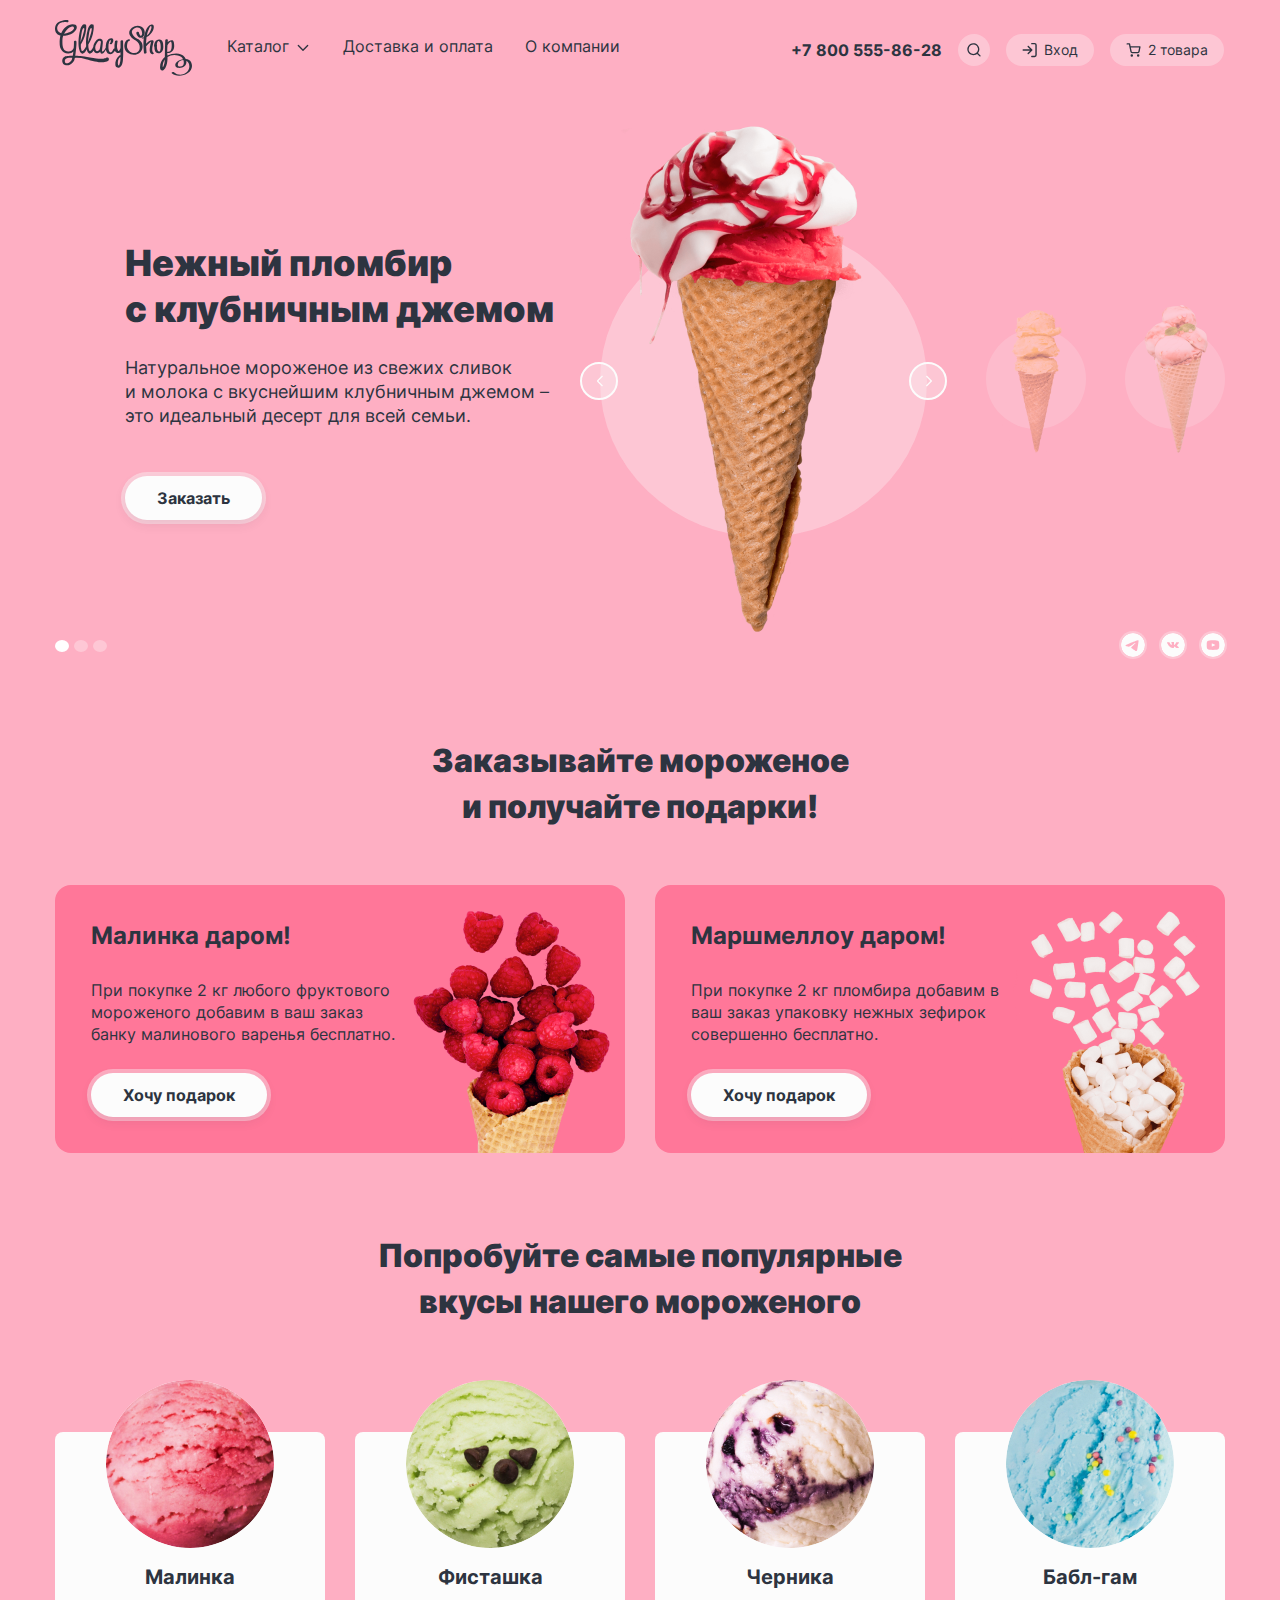
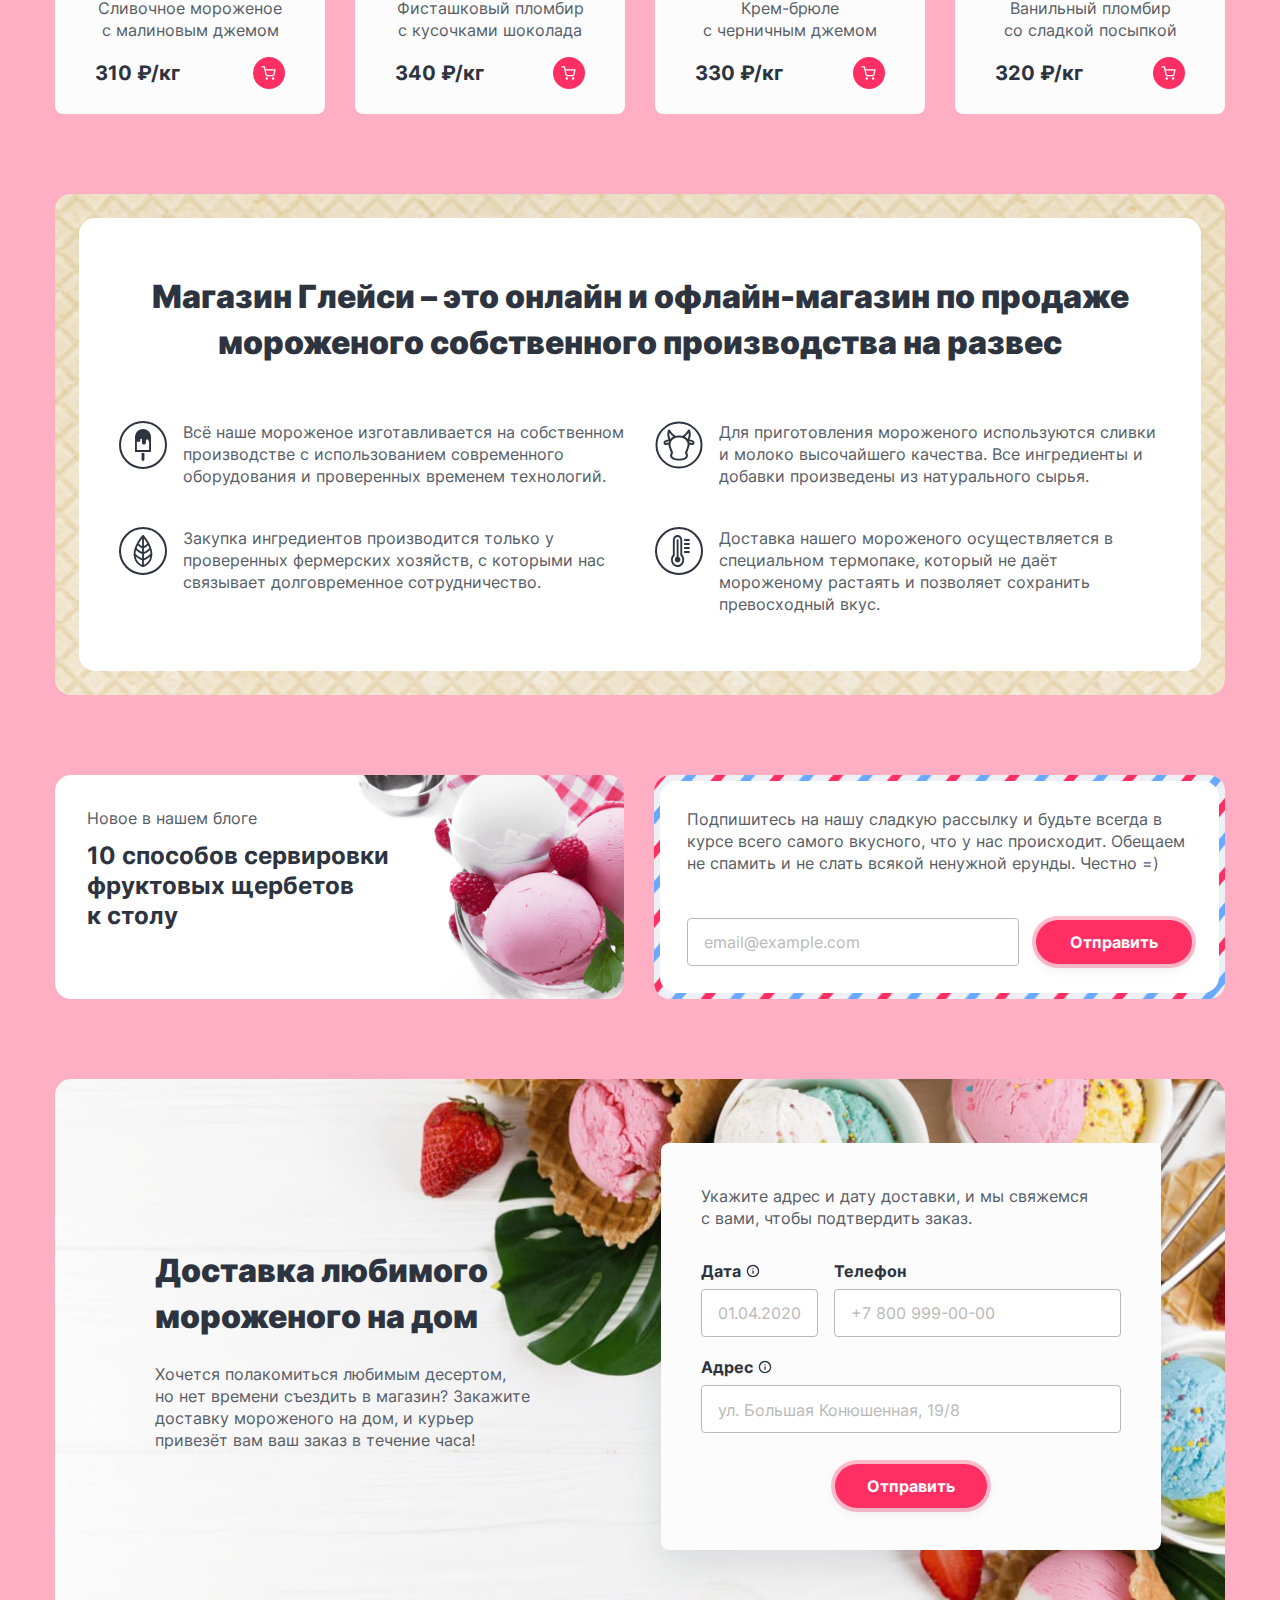
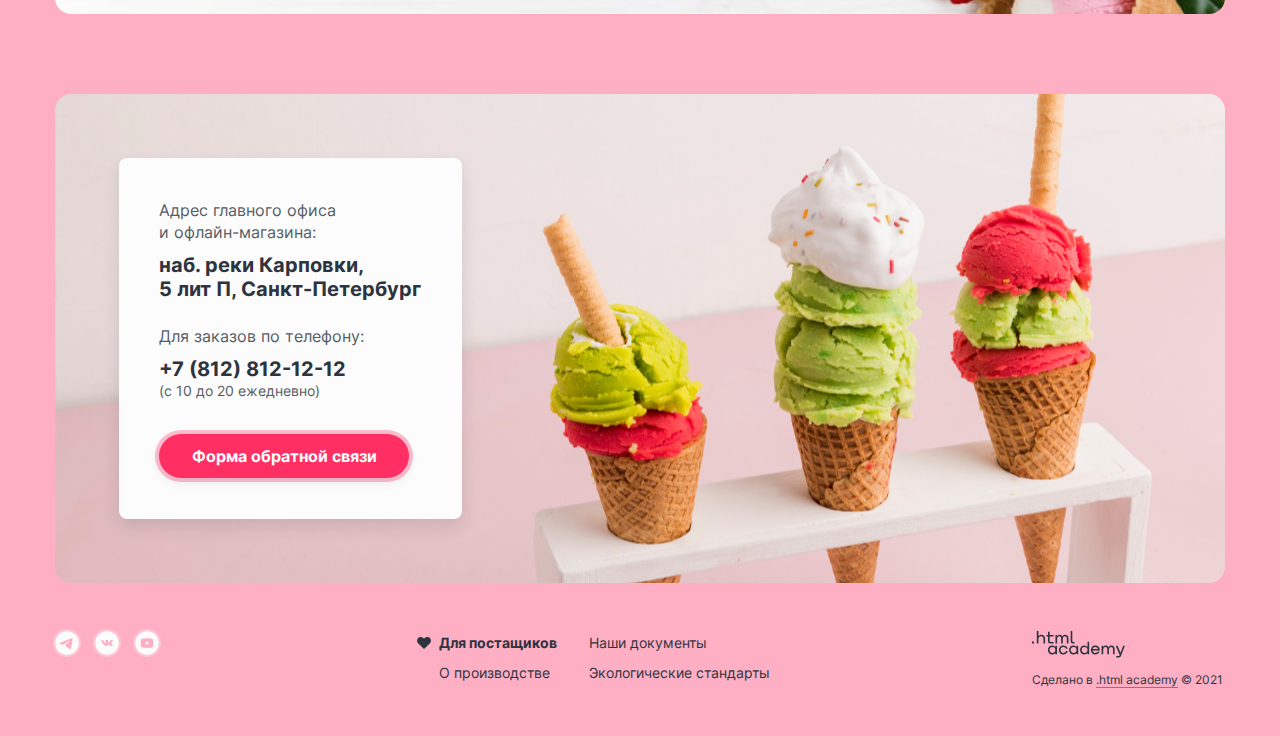
<file: 5/index.html>
<!DOCTYPE html>
<html lang="ru">
  <head>
    <meta charset="utf-8">
    <meta name="viewport" content="width=device-width, initial-scale=1.0">
    <title>HTML Academy: Глейси</title>
    <link rel="icon" href="images/favicon/favicon.ico">
    <link rel="stylesheet" href="css/style.css">
    <base href="https://htmlacademy-htmlcss.github.io/910291-gllacy-1/5/">
</head>
  <body class="page">
    <div class="wrapper wrapper-pink">
      <header class="main-header">
        <div class="main-header-container container">
          <nav class="main-header-nav">
            <a class="logo"  aria-current="page">
              <img src="images/svg/logo.svg" width="137" height="56" alt="Логотип сайта магазина Глейси.">
            </a>
            <ul class="site-navigation">
              <li class="site-navigation-item dropdown">
                <a class="site-navigation-link link" href="catalog.html">Каталог
                  <svg class="site-navigation-icon" aria-hidden="true" focusable="false" width="16" height="17" viewBox="0 0 16 17" fill="currentColor" xmlns="http://www.w3.org/2000/svg">
                    <path fill-rule="evenodd" clip-rule="evenodd" d="M3.808 7.053a.667.667 0 1 0-.943.943l4.66 4.66.007.007a.665.665 0 0 0 .949-.007l4.66-4.66a.667.667 0 0 0-.942-.943l-4.196 4.195-4.195-4.195Z"/>
                  </svg>
                </a>
                <div class="site-navigation-drop dropdown-container">
                  <h2 class="site-navigation-title">Новинки</h2>
                  <ul class="navigation-list-ice list-ice">
                    <li class="list-ice-item">
                      <a class="list-ice-link" href="#">Сливочное</a>
                    </li>
                    <li class="list-ice-item">
                      <a class="list-ice-link" href="#">Щербеты</a>
                    </li>
                    <li class="list-ice-item">
                      <a class="list-ice-link" href="#">Фруктовый&nbsp;лёд</a>
                    </li>
                    <li class="list-ice-item">
                      <a class="list-ice-link" href="#">Мелорин</a>
                    </li>
                  </ul>
                </div>
              </li>
              <li class="site-navigation-item">
                <a class="site-navigation-link link" href="#">Доставка и оплата</a>
              </li>
              <li class="site-navigation-item">
                <a class="site-navigation-link link" href="#">О компании</a>
              </li>
            </ul>
          </nav>
          <a  class="main-header-nav-phone link" href="tel:+78005558628">+7 800 555-86-28</a>
          <ul class="user-nav">
            <li class="user-nav-item dropdown">
              <a class="user-nav-link link-search link" href="#">
                <svg class="user-nav-icon" aria-hidden="true" focusable="false" width="14" height="14" viewBox="0 0 14 14"  xmlns="http://www.w3.org/2000/svg" fill="currentColor">
                  <path fill-rule="evenodd" clip-rule="evenodd" d="M1.663 6.188a4.667 4.667 0 1 1 8.028 3.237.674.674 0 0 0-.124.124 4.667 4.667 0 0 1-7.904-3.361Zm8.412 4.688a6 6 0 1 1 .943-.943l2.45 2.45a.667.667 0 1 1-.943.943l-2.45-2.45Z" />
                </svg>
              </a>
              <div class="search dropdown-container">
                <form class="search-form">
                  <label class="visually-hidden" for="search-field">Поиск.</label>
                  <input class="search-input field" type="search" name="search" id="search-field" placeholder="Поиск по сайту" required>
                  <button class="visually-hidden" type="submit" tabindex="-1">Поиск.</button>
                </form>
              </div>
            </li>
            <li class="user-nav-item dropdown">
              <a class="user-nav-link link-login link" href="#">
                <svg class="user-nav-icon" aria-hidden="true" focusable="false" width="14" height="15" viewBox="0 0 14 15" xmlns="http://www.w3.org/2000/svg" fill="currentColor">
                  <path fill-rule="evenodd" clip-rule="evenodd" d="M8 1.525c0-.369.298-.667.667-.667h2.666a2 2 0 0 1 2 2v9.333a2 2 0 0 1-2 2H8.667a.667.667 0 0 1 0-1.333h2.666A.667.667 0 0 0 12 12.19V2.858a.666.666 0 0 0-.667-.667H8.667A.667.667 0 0 1 8 1.525ZM4.862 3.72c.26-.26.682-.26.943 0l3.329 3.329a.673.673 0 0 1 .2.476.664.664 0 0 1-.2.476l-3.33 3.328a.667.667 0 1 1-.942-.943l2.195-2.195H.667a.667.667 0 1 1 0-1.333h6.39L4.862 4.663a.667.667 0 0 1 0-.943Z"/>
                </svg>
                <span class="link-login-text">Вход</span>
              </a>
              <div class="login dropdown-container">
                <h2 class="login-form-title">Личный кабинет</h2>
                <form class="login-form" action="https://echo.htmlacademy.ru" method="post">
                  <p class="login-form-group login-form-email">
                    <label class="visually-hidden" for="login-email">Ваш email.</label>
                    <input class="login-form-input field" type="email" id="login-email" name="email" placeholder="Ваш email" value="email@example.com" required>
                  </p>
                  <p class="login-form-group login-form-password">
                    <label class="visually-hidden" for="login-password">Ваш пароль.</label>
                    <input class="login-form-input field" type="password" id="login-password" name="password" placeholder="Ваш пароль" value="******" required>
                  </p>
                  <div class="login-form-group login-form-submit">
                    <button class="login-form-button button button-other" type="submit">Войти</button>
                    <div class="login-form-links">
                      <a class="login-form-link" href="#">Забыли пароль?</a>
                      <a class="login-form-link" href="#">Регистрация</a>
                    </div>
                  </div>
                </form>
              </div>
            </li>
            <li class="user-nav-item dropdown">
              <a class="user-nav-link link-basket link" href="#">
                <svg class="user-nav-icon" aria-hidden="true" focusable="false" width="16" height="16" viewBox="0 0 16 16" fill="currentColor" xmlns="http://www.w3.org/2000/svg">
                  <path fill-rule="evenodd" clip-rule="evenodd" d="M1.167 1.25a.667.667 0 0 0 0 1.333h1.77l.468 2.336a.664.664 0 0 0 .011.053l.967 4.833a1.825 1.825 0 0 0 1.819 1.47h5.62a1.826 1.826 0 0 0 1.819-1.47l.001-.005.927-4.861a.667.667 0 0 0-.655-.792H4.611l-.473-2.361a.667.667 0 0 0-.654-.536H1.167ZM5.69 9.544 4.878 5.48h8.23l-.775 4.067a.492.492 0 0 1-.492.395H6.183a.492.492 0 0 1-.492-.397Zm-1.134 3.961a1.246 1.246 0 1 1 2.492 0 1.246 1.246 0 0 1-2.492 0Zm6.374 0a1.246 1.246 0 1 1 2.491 0 1.246 1.246 0 0 1-2.491 0Z"/>
                </svg>
                <span>2 товара</span>
              </a>
              <div class="basket dropdown-container">
                <div class="basket-content basket-content-full">
                  <h2 class="basket-title">Корзина</h2>
                  <ul class="basket-list list-reset">
                    <li class="basket-item">
                      <div class="basket-container">
                        <div class="basket-image">
                          <img src="images/raspberry-ice-cream.jpg" width="46" height="46" alt="Малинка.">
                        </div>
                        <div class="basket-description">
                          <a class="basket-ice-cream" href="#">Малинка</a>
                          <span class="basket-tip">1 кг х 310 ₽</span>
                        </div>
                        <span class="basket-price">310 ₽</span>
                        <button class="basket-delete" type="button">
                          <span class="visually-hidden">Удалить мороженое из корзины.</span>
                        </button>
                      </div>
                    </li>
                    <li class="basket-item">
                      <div class="basket-container">
                        <div class="basket-image">
                          <img src="images/bubble-gum-ice-cream.jpg" width="46" height="46" alt="Бабл-гам.">
                        </div>
                        <div class="basket-description">
                          <a class="basket-ice-cream" href="#">Бабл-гам</a>
                          <span class="basket-tip">1,5 кг х 320 ₽</span>
                        </div>
                        <span class="basket-price">480 ₽</span>
                        <button class="basket-delete" type="button">
                          <span class="visually-hidden">Удалить мороженое из корзины.</span>
                        </button>
                      </div>
                    </li>
                  </ul>
                  <div class="basket-wrapper">
                    <a class="basket-button button button-other" href="#">Оформить заказ</a>
                    <span class="basket-total">Итого: 790 ₽</span>
                  </div>
                </div>
                <div class="basket-content basket-content-empty">
                  <p class="basket-content-empty-text">Ваша корзина пока пуста</p>
                </div>
              </div>
            </li>
          </ul>
        </div>
      </header>

      <main class="main main-index">
        <h1 class="visually-hidden">Магазин мороженого.</h1>
        <section class="slider">
          <div class="slider-container container">
            <div class="slider-inner">
              <div class="slider-content-container">

                <div class="slider-content slider-content-active">
                  <h2 class="slider-title">Нежный пломбир с&nbsp;клубничным джемом</h2>
                  <p class="slider-text">Натуральное мороженое из свежих сливок и&nbsp;молока с вкуснейшим клубничным джемом – это идеальный десерт для всей семьи. </p>
                  <a class="button" href="#">Заказать</a>
                </div>

                <div class="slider-content">
                  <h2 class="slider-title">Сливочное мороженое со&nbsp;вкусом банана</h2>
                  <p class="slider-text">Сливочное мороженое с ярким банановым вкусом подарит вам свежесть и наслаждение даже в самый жаркий летний день.</p>
                  <a class="button" href="#">Заказать</a>
                </div>

                <div class="slider-content">
                  <h2 class="slider-title">Карамельный пломбир с&nbsp;маршмеллоу</h2>
                  <p class="slider-text">Необычный сладкий десерт с карамельным топпингом и кусочками зефира завоюет сердца сладкоежек всех возрастов.</p>
                  <a class="button" href="#">Заказать</a>
                </div>
              </div>

              <div class="slider-control">
                <div class="slider-images">
                  <div class="slider-image-container slider-image-container-active">
                    <img src="images/slider-strawberry.png" width="327" height="507" alt="Нежный пломбир с клубничным джемом.">
                  </div>

                  <div class="slider-image-container">
                    <img src="images/slider-banana.png" width="312" height="507" alt="Сливочное мороженое со вкусом банана.">
                  </div>

                  <div class="slider-image-container">
                    <img src="images/slider-marshmallow.png" width="350" height="507" alt="Карамельный пломбир с маршмеллоу.">
                  </div>
                </div>
                <div class="slider-buttons">
                  <button class="slider-button button-transparent" type="button">
                    <svg class="slider-button-icon" aria-hidden="true" focusable="false" width="38" height="38" viewBox="0 0 38 38" xmlns="http://www.w3.org/2000/svg">
                      <path fill-rule="evenodd" clip-rule="evenodd" d="M21.71 24.135a.665.665 0 0 0 .94-.94l-4.2-4.201 4.2-4.202a.665.665 0 0 0-.94-.94l-4.668 4.668-.003.003c-.26.26-.26.681 0 .94l4.671 4.672Z"/>
                    </svg>
                    <span class="visually-hidden">Предыдущий слайд.</span>
                  </button>

                  <button class="slider-button button-transparent" type="button">
                    <svg class="slider-button-icon" aria-hidden="true" focusable="false" width="38" height="38" viewBox="0 0 38 38" xmlns="http://www.w3.org/2000/svg">
                      <path fill-rule="evenodd" clip-rule="evenodd" d="M18.135 13.865a.665.665 0 0 0-.94.94l4.201 4.201-4.201 4.202a.665.665 0 0 0 .94.94l4.669-4.668a.665.665 0 0 0 .003-.943l-4.672-4.672Z" />
                    </svg>
                    <span class="visually-hidden">Следующий слайд.</span>
                  </button>
                </div>
              </div>

              <div class="slider-bullets">
                <button class="slider-bullet bullet-active" type="button">
                  <span class="visually-hidden">Первый слайд.</span>
                </button>
                <button class="slider-bullet" type="button">
                  <span class="visually-hidden">Второй слайд.</span>
                </button>
                <button class="slider-bullet" type="button">
                  <span class="visually-hidden">Третий слайд.</span>
                </button>
              </div>

              <ul class="slider-social social-list">
                <li class="social-item">
                  <a class="social-link social-item-telegram" href="https://t.me/htmlacademy">
                    <span class="visually-hidden">Телеграм.</span>
                  </a>
                </li>
                <li class="social-item">
                  <a class="social-link social-item-vkontakte" href="https://vk.com/htmlacademy">
                    <span class="visually-hidden">Вконтакте.</span>
                  </a>
                </li>
                <li class="social-item">
                  <a class="social-link social-item-youtube" href="https://www.youtube.com/user/htmlacademyru">
                    <span class="visually-hidden">Youtube.</span>
                  </a>
                </li>
              </ul>
            </div>
          </div>
        </section>

        <section class="banner">
          <div class="banner-container container">
            <h2 class="banner-title page-title">Заказывайте мороженое <br>и получайте подарки!</h2>
            <ul class="gifts">
              <li class="gifts-item gifts-item-raspberry">
                <h3 class="gifts-title">Малинка даром!</h3>
                <p class="gifts-text">При покупке 2 кг любого фруктового мороженого добавим в ваш заказ банку малинового варенья бесплатно.</p>
                <a class="gifts-button button" href="#">Хочу подарок</a>
              </li>
              <li class="gifts-item gifts-item-marshmallow">
                <h3 class="gifts-title">Маршмеллоу даром!</h3>
                <p class="gifts-text">При покупке 2 кг пломбира добавим в ваш заказ упаковку нежных зефирок совершенно бесплатно.</p>
                <a class="gifts-button button" href="#">Хочу подарок</a>
              </li>
            </ul>
          </div>
        </section>

        <section class="products products-popular">
          <div class="products-container container">
            <h2 class="visually-hidden">Популярные вкусы мороженого.</h2>
            <p class="products-title page-title">Попробуйте самые популярные <br>вкусы нашего мороженого</p>
            <ul class="products-list">
              <li class="products-item">
                <div class="products-inner">
                  <a class="products-link" href="#">
                    <h3>Малинка</h3>
                    <img src="images/raspberry-ice-cream-full.jpg" width="168" height="168" alt="Мороженое малинка.">
                  </a>
                  <p class="products-text">Сливочное мороженое с&nbsp;малиновым джемом</p>
                  <div class="products-price-wrapper">
                    <span class="products-price">310 &#8381;/кг</span>
                    <a class="products-button button-other" href="#">
                      <svg class="cart-icon" aria-hidden="true" focusable="false" width="16" height="16" viewBox="0 0 16 16" fill="currentColor" xmlns="http://www.w3.org/2000/svg">
                        <path fill-rule="evenodd" clip-rule="evenodd" d="M1.167 1.25a.667.667 0 0 0 0 1.333h1.77l.468 2.336a.664.664 0 0 0 .011.053l.967 4.833a1.825 1.825 0 0 0 1.819 1.47h5.62a1.826 1.826 0 0 0 1.819-1.47l.001-.005.927-4.861a.667.667 0 0 0-.655-.792H4.611l-.473-2.361a.667.667 0 0 0-.654-.536H1.167ZM5.69 9.544 4.878 5.48h8.23l-.775 4.067a.492.492 0 0 1-.492.395H6.183a.492.492 0 0 1-.492-.397Zm-1.134 3.961a1.246 1.246 0 1 1 2.492 0 1.246 1.246 0 0 1-2.492 0Zm6.374 0a1.246 1.246 0 1 1 2.491 0 1.246 1.246 0 0 1-2.491 0Z"/>
                      </svg>
                      <span class="visually-hidden">Положить в корзину.</span>
                    </a>
                  </div>
                </div>
              </li>
              <li class="products-item">
                <div class="products-inner">
                  <a class="products-link" href="#">
                    <h3>Фисташка</h3>
                    <img src="images/pistachio-ice-cream.jpg" width="168" height="168" alt="Мороженое фисташка.">
                  </a>
                  <p class="products-text">Фисташковый пломбир с&nbsp;кусочками шоколада</p>
                  <div class="products-price-wrapper">
                    <span class="products-price">340 &#8381;/кг</span>
                    <a class="products-button button-other" href="#">
                      <svg class="cart-icon" aria-hidden="true" focusable="false" width="16" height="16" viewBox="0 0 16 16" fill="currentColor" xmlns="http://www.w3.org/2000/svg">
                        <path fill-rule="evenodd" clip-rule="evenodd" d="M1.167 1.25a.667.667 0 0 0 0 1.333h1.77l.468 2.336a.664.664 0 0 0 .011.053l.967 4.833a1.825 1.825 0 0 0 1.819 1.47h5.62a1.826 1.826 0 0 0 1.819-1.47l.001-.005.927-4.861a.667.667 0 0 0-.655-.792H4.611l-.473-2.361a.667.667 0 0 0-.654-.536H1.167ZM5.69 9.544 4.878 5.48h8.23l-.775 4.067a.492.492 0 0 1-.492.395H6.183a.492.492 0 0 1-.492-.397Zm-1.134 3.961a1.246 1.246 0 1 1 2.492 0 1.246 1.246 0 0 1-2.492 0Zm6.374 0a1.246 1.246 0 1 1 2.491 0 1.246 1.246 0 0 1-2.491 0Z"/>
                      </svg>
                      <span class="visually-hidden">Положить в корзину.</span>
                    </a>
                  </div>
                </div>
              </li>
              <li class="products-item">
                <div class="products-inner">
                  <a class="products-link" href="#">
                    <h3>Черника</h3>
                    <img src="images/blueberries-ice-cream.jpg" width="168" height="168" alt="Мороженое черника.">
                  </a>
                  <p class="products-text">Крем-брюле с&nbsp;черничным джемом</p>
                  <div class="products-price-wrapper">
                    <span class="products-price">330 &#8381;/кг</span>
                    <a class="products-button button-other" href="#">
                      <svg class="cart-icon" aria-hidden="true" focusable="false" width="16" height="16" viewBox="0 0 16 16" fill="currentColor" xmlns="http://www.w3.org/2000/svg">
                        <path fill-rule="evenodd" clip-rule="evenodd" d="M1.167 1.25a.667.667 0 0 0 0 1.333h1.77l.468 2.336a.664.664 0 0 0 .011.053l.967 4.833a1.825 1.825 0 0 0 1.819 1.47h5.62a1.826 1.826 0 0 0 1.819-1.47l.001-.005.927-4.861a.667.667 0 0 0-.655-.792H4.611l-.473-2.361a.667.667 0 0 0-.654-.536H1.167ZM5.69 9.544 4.878 5.48h8.23l-.775 4.067a.492.492 0 0 1-.492.395H6.183a.492.492 0 0 1-.492-.397Zm-1.134 3.961a1.246 1.246 0 1 1 2.492 0 1.246 1.246 0 0 1-2.492 0Zm6.374 0a1.246 1.246 0 1 1 2.491 0 1.246 1.246 0 0 1-2.491 0Z"/>
                      </svg>
                      <span class="visually-hidden">Положить в корзину.</span>
                    </a>
                  </div>
                </div>
              </li>
              <li class="products-item">
                <div class="products-inner">
                  <a class="products-link" href="#">
                    <h3>Бабл-гам</h3>
                    <img src="images/bubble-gum-ice-cream-full.jpg" width="168" height="168" alt="Мороженое бабл-гам.">
                  </a>
                  <p class="products-text">Ванильный пломбир со&nbsp;сладкой посыпкой</p>
                  <div class="products-price-wrapper">
                    <span class="products-price">320 &#8381;/кг</span>
                    <a class="products-button button-other" href="#">
                      <svg class="cart-icon" aria-hidden="true" focusable="false" width="16" height="16" viewBox="0 0 16 16" fill="currentColor" xmlns="http://www.w3.org/2000/svg">
                        <path fill-rule="evenodd" clip-rule="evenodd" d="M1.167 1.25a.667.667 0 0 0 0 1.333h1.77l.468 2.336a.664.664 0 0 0 .011.053l.967 4.833a1.825 1.825 0 0 0 1.819 1.47h5.62a1.826 1.826 0 0 0 1.819-1.47l.001-.005.927-4.861a.667.667 0 0 0-.655-.792H4.611l-.473-2.361a.667.667 0 0 0-.654-.536H1.167ZM5.69 9.544 4.878 5.48h8.23l-.775 4.067a.492.492 0 0 1-.492.395H6.183a.492.492 0 0 1-.492-.397Zm-1.134 3.961a1.246 1.246 0 1 1 2.492 0 1.246 1.246 0 0 1-2.492 0Zm6.374 0a1.246 1.246 0 1 1 2.491 0 1.246 1.246 0 0 1-2.491 0Z"/>
                      </svg>
                      <span class="visually-hidden">Положить в корзину.</span>
                    </a>
                  </div>
                </div>
              </li>
            </ul>
          </div>
        </section>

        <section class="about-us">
          <div class="about-us-container container">
            <h2 class="visually-hidden">Магазин Глейси.</h2>
            <div class="about-wrapper">
              <p class="about-us-title page-title">Магазин Глейси – это онлайн и офлайн-магазин по продаже мороженого собственного производства на развес</p>
              <ul class="advantages">
                <li class="advantages-item advantages-item-production">Всё наше мороженое изготавливается на собственном производстве с использованием современного оборудования и проверенных временем технологий.</li>
                <li class="advantages-item advantages-item-ingredients">Для приготовления мороженого используются сливки и молоко высочайшего качества. Все ингредиенты и добавки произведены из натурального сырья.</li>
                <li class="advantages-item advantages-item-quality">Закупка ингредиентов производится только у проверенных фермерских хозяйств, с которыми нас связывает долговременное сотрудничество.</li>
                <li class="advantages-item advantages-item-delivery">Доставка нашего мороженого осуществляется в специальном термопаке, который не даёт мороженому растаять и позволяет сохранить превосходный вкус.</li>
              </ul>
            </div>
          </div>
        </section>

        <section class="promo">
          <div class="promo-container container">
            <article class="news">
              <h2 class="news-title">Новое в нашем блоге</h2>
              <a class="news-link" href="#">10 способов сервировки фруктовых щербетов к&nbsp;столу</a>
            </article>
            <div class="subscription">
              <div class="subscription-wrapper">
                <h3 class="visually-hidden">Подписка на рассылку.</h3>
                <p class="subscription-text">Подпишитесь на нашу сладкую рассылку и будьте всегда в курсе всего самого вкусного, что у нас происходит. Обещаем не спамить и не слать всякой ненужной ерунды. Честно =)</p>
                <form class="subscription-form" action="https://echo.htmlacademy.ru" method="post">
                  <label class="visually-hidden" for="subscription">Ваша почта.</label>
                  <input class="subscription-input field" type="email" name="email" id="subscription" placeholder="email@example.com" required>
                  <button class="subscription-submit button button-other" type="submit">Отправить</button>
                </form>
              </div>
            </div>
          </div>
        </section>

        <section class="delivery">
          <div class="delivery-container container">
            <div class="delivery-description">
              <h2 class="delivery-title page-title">Доставка любимого мороженого на дом</h2>
              <p class="delivery-text">Хочется полакомиться любимым десертом, но&nbsp;нет времени съездить в магазин? Закажите доставку мороженого на дом, и курьер привезёт вам ваш заказ в течение часа!</p>
            </div>
            <div class="delivery-form-container">
              <p class="delivery-form-tip">Укажите адрес и дату доставки, и мы свяжемся с&nbsp;вами, чтобы подтвердить заказ.</p>
              <form class="delivery-form" action="https://echo.htmlacademy.ru" method="post">
                <div class="delivery-form-groups">

                  <fieldset class="delivery-form-item delivery-form-item-date">
                    <div class="delivery-form-tooltip">
                      <label class="delivery-form-label" for="date">Дата</label>
                      <div class="delivery-tooltip">
                        <button class="delivery-tooltip-toggle" type="button" aria-labelledby="info-label-date">
                          <span class="visually-hidden">Дополнительная информация.</span>
                        </button>
                        <p class="delivery-tooltip-text" id="info-label-date" role="tooltip">Введите дату доставки</p>
                      </div>
                    </div>
                    <input class="delivery-form-data field" type="text" name="delivery-data" id="date" placeholder="01.04.2020" required>
                  </fieldset>

                  <fieldset class="delivery-form-item delivery-form-item-tel">
                    <label class="delivery-form-label" for="telephone">Телефон</label>
                    <input class="delivery-form-tel field" type="tel" name="telephone" id="telephone" placeholder="+7 800 999-00-00" required>
                  </fieldset>

                  <fieldset class="delivery-form-item delivery-form-item-address">
                    <div class="delivery-form-tooltip">
                      <label class="delivery-form-label" for="address">Адрес</label>
                      <div class="delivery-tooltip">
                        <button class="delivery-tooltip-toggle" type="button" aria-labelledby="info-label-address">
                          <span class="visually-hidden">Дополнительная информация.</span>
                        </button>
                        <p class="delivery-tooltip-text" id="info-label-address" role="tooltip">Введите название улицы, дома и квартиры</p>
                      </div>
                    </div>
                    <textarea class="delivery-form-address field" id="address" name="address" placeholder="ул. Большая Конюшенная, 19/8"></textarea>
                  </fieldset>
                </div>
                <button class="delivery-form-submit button button-other" type="submit">Отправить</button>
              </form>
            </div>
          </div>
        </section>

        <section class="feedback">
          <div class="feedback-container container">
            <h2 class="visually-hidden">Наши контакты.</h2>
            <div class="feedback-content">
              <h3 class="feedback-heading">Адрес главного офиса <br>и офлайн-магазина:</h3>
              <address class="feedback-address">наб. реки Карповки, <br>5 лит П, Санкт-Петербург</address>
              <h3 class="feedback-heading">Для заказов по телефону:</h3>
              <a class="feedback-phone" href="tel:+78128121212">+7 (812) 812-12-12</a>
              <p class="feedback-tip">(с 10 до 20 ежедневно)</p>
              <a class="feedback-button button button-other">Форма обратной связи</a>
            </div>
          </div>
        </section>
      </main>

      <footer class="main-footer">
        <div class="main-footer-wrapper container">
          <ul class="main-footer-social social-list">
            <li class="social-item">
              <a class="social-link social-item-telegram" href="https://t.me/htmlacademy">
                <span class="visually-hidden">Телеграм.</span>
              </a>
            </li>
            <li class="social-item">
              <a class="social-link social-item-vkontakte" href="https://vk.com/htmlacademy">
                <span class="visually-hidden">Вконтакте.</span>
              </a>
            </li>
            <li class="social-item">
              <a class="social-link social-item-youtube" href="https://www.youtube.com/user/htmlacademyru">
                <span class="visually-hidden">Youtube.</span>
              </a>
            </li>
          </ul>
          <ul class="about-list">
            <li class="about-item">
              <a class="about-link about-link-important" href="#">Для&nbsp;постащиков</a>
            </li>
            <li class="about-item">
              <a class="about-link"  href="#">Наши&nbsp;документы</a>
            </li>
            <li class="about-item">
              <a class="about-link" href="#">О&nbsp;производстве</a>
            </li>
            <li class="about-item">
              <a class="about-link" href="#">Экологические&nbsp;стандарты</a>
            </li>
          </ul>
          <div class="footer-copyright copyright">
            <a class="copyright-logo" href="https://htmlacademy.ru/">
              <img src="images/svg/logo-htmlacademy.svg" alt="Логотип HTML-академии." width="93" height="27">
              <span class="visually-hidden">Переход на страницу HTMLAcademy.</span>
            </a>
            <p class="copyright-info">Сделано в  <a href="https://htmlacademy.ru/">.html academy</a> &#169; 2021</p>
          </div>
        </div>
      </footer>
    </div>

    <div class="modal-container modal-container-close">
      <div class="modal modal-auth">
        <button class="modal-close-button" type="button">
          <span class="visually-hidden">Закрыть.</span>
        </button>
        <section class="modal-content">
          <h2 class="modal-title">Мы обязательно ответим вам!</h2>
          <form class="modal-form" action="https://echo.htmlacademy.ru" method="post">
            <p class="modal-form-group modal-form-name">
              <label class="visually-hidden" for="modal-name">Ваше имя и фамилия</label>
              <input class="modal-form-input field" type="text" name="modal-name" id="modal-name" placeholder="Имя и фамилия" required>
            </p>
            <p class="modal-form-group modal-form-email">
              <label class="visually-hidden" for="modal-email">Ваш email</label>
              <input class="modal-form-input field" type="email" name="modal-email" id="modal-email" placeholder="email@example.com" required>
            </p>
            <p class="modal-form-group modal-form-text">
              <label class="visually-hidden" for="modal-text"></label>
              <textarea class="modal-form-input field" name="modal-text" id="modal-text" placeholder="В свободной форме" required></textarea>
            </p>
            <button class="modal-form-submit button button-other" type="submit">Отправить</button>
          </form>
        </section>
      </div>
    </div>
  </body>

</html>
</file>
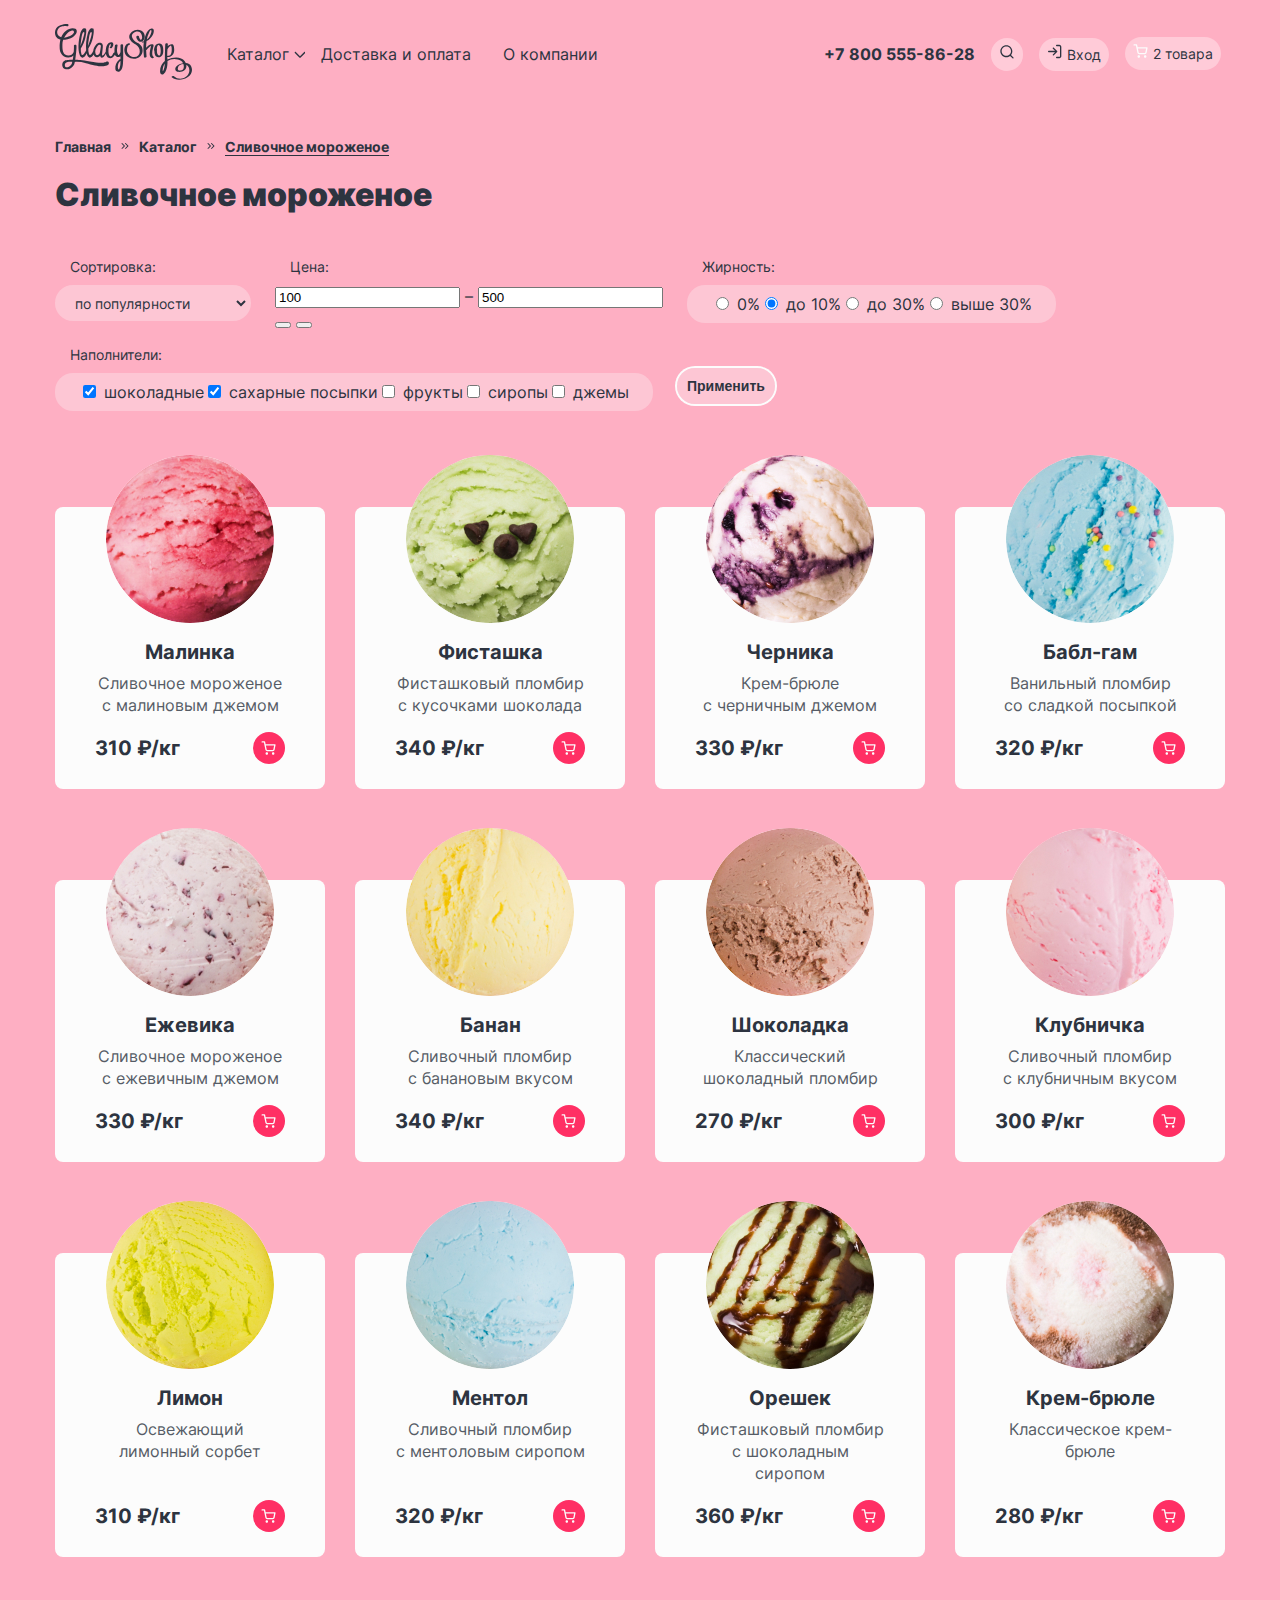
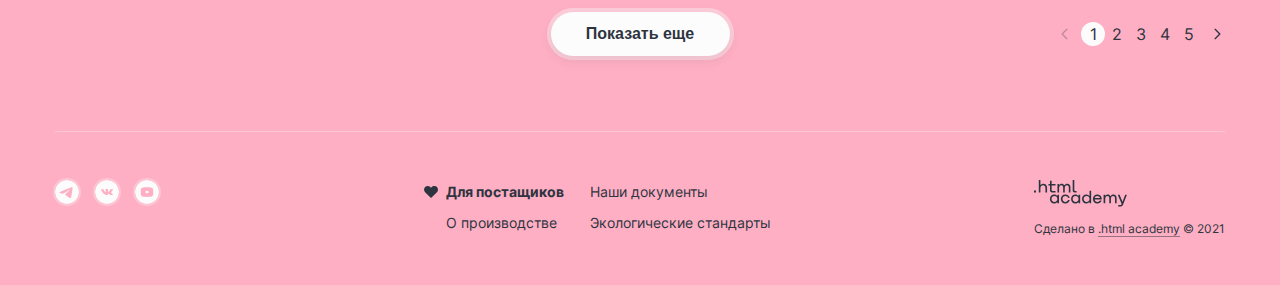
<file: 2/catalog.html>
<!DOCTYPE html>
<html lang="ru">
  <head>
    <meta charset="utf-8">
    <meta name="viewport" content="width=device-width, initial-scale=1.0">
    <title>HTML Academy: Глейси</title>
    <link rel="stylesheet" href="css/style.css">
    <base href="https://htmlacademy-htmlcss.github.io/910291-gllacy-1/2/">
</head>
  <body class="page">
    <div class="wrapper wrapper-pink">
      <header class="main-header">
        <div class="main-header-container container">
          <nav class="main-header-nav">
            <a class="logo" href="index.html">
              <img src="images/svg/logo.svg" width="137" height="56" alt="Логотип сайта магазина Глейси.">
            </a>
            <ul class="site-navigation">
              <li class="site-navigation-item dropdown">
                <a class="site-navigation-link" href="catalog.html" aria-current="page">Каталог</a>
                <div class="site-navigation-drop dropdown-container">
                  <h2 class="site-navigation-title">Новинки</h2>
                  <ul class="navigation-list-ice list-ice">
                    <li class="list-ice-item">
                      <a class="list-ice-link list-ice-link-current" href="#" aria-current="page">Сливочное</a>
                    </li>
                    <li class="list-ice-item">
                      <a class="list-ice-link" href="#">Щербеты</a>
                    </li>
                    <li class="list-ice-item">
                      <a class="list-ice-link" href="#">Фруктовый лёд</a>
                    </li>
                    <li class="list-ice-item">
                      <a class="list-ice-link" href="#">Мелорин</a>
                    </li>
                  </ul>
                </div>
              </li>
              <li class="site-navigation-item">
                <a class="site-navigation-link" href="#">Доставка и оплата</a>
              </li>
              <li class="site-navigation-item">
                <a class="site-navigation-link" href="#">О компании</a>
              </li>
            </ul>
          </nav>
          <a  class="main-header-nav-phone" href="tel:+78005558628">+7 800 555-86-28</a>
          <ul class="navigation-user user-nav">
            <li class="user-nav-item dropdown">
              <a class="user-nav-link link-search" href="#">
                <img src="images/svg/icon-search.svg" alt="Поиск.">
              </a>
              <div class="search dropdown-container">
                <form class="search-form">
                  <label class="visually-hidden" for="search-field">Поиск.</label>
                  <input class="search-input field" type="search" name="search" id="search-field" placeholder="Поиск по сайту">
                  <button class="visually-hidden" type="submit">Поиск.</button>
                </form>
              </div>
            </li>
            <li class="user-nav-item dropdown">
              <a class="user-nav-link link-login" href="#">
                <img src="images/svg/icon-login.svg" alt="Вход.">
                <span class="link-login-text">Вход</span>
              </a>
              <div class="login dropdown-container">
                <h2 class="login-form-title">Личный кабинет</h2>
                <form class="login-form" action="https://echo.htmlacademy.ru" method="post">
                  <p class="login-form-group login-form-email">
                    <label class="visually-hidden" for="login-email">Ваш email.</label>
                    <input class="login-form-input field" type="email" id="login-email" name="email" placeholder="Ваш email" value="email@example.com" required>
                  </p>
                  <p class="login-form-group login-form-password">
                    <label class="visually-hidden" for="login-password">Ваш пароль.</label>
                    <input class="login-form-input field" type="password" id="login-password" name="password" placeholder="Ваш пароль" value="******" required>
                  </p>
                  <div class="login-form-group login-form-submit">
                    <button class="login-form-button button button-other" type="submit">Войти</button>
                    <div class="login-form-links">
                      <a class="login-form-link" href="#">Забыли пароль?</a>
                      <a class="login-form-link" href="#">Регистрация</a>
                    </div>
                  </div>
                </form>
              </div>
            </li>
            <li class="user-nav-item dropdown">
              <a class="user-nav-link link-basket" href="#">
                <img src="images/svg/icon-cart.svg" alt="Корзина.">
                <span>2 товара</span>
              </a>
              <div class="basket dropdown-container">
                <div class="basket-content basket-content-full">
                  <h2 class="basket-title">Корзина</h2>
                  <ul class="basket-list list-reset">
                    <li class="basket-item">
                      <div class="basket-container">
                        <div class="basket-image">
                          <img src="images/raspberry-ice-cream.jpg" width="46" height="46" alt="Малинка.">
                        </div>
                        <div class="basket-description">
                          <a class="basket-ice-cream" href="#">Малинка</a>
                          <span class="basket-tip">1 кг х 310 ₽</span>
                        </div>
                        <span class="basket-price">310 ₽</span>
                        <button class="basket-delete" type="button">
                          <span class="visually-hidden">Удалить мороженное из корзины.</span>
                        </button>
                      </div>
                    </li>
                    <li class="basket-item">
                      <div class="basket-container">
                        <div class="basket-image">
                          <img src="images/bubble-gum-ice-cream.jpg" width="46" height="46" alt="Бабл-гам.">
                        </div>
                        <div class="basket-description">
                          <a class="basket-ice-cream" href="#">Бабл-гам</a>
                          <span class="basket-tip">1,5 кг х 320 ₽</span>
                        </div>
                        <span class="basket-price">480 ₽</span>
                        <button class="basket-delete" type="button">
                          <span class="visually-hidden">Удалить мороженное из корзины.</span>
                        </button>
                      </div>
                    </li>
                  </ul>

                  <div class="basket-wrapper">
                    <a class="basket-button button button-other" href="#">Оформить заказ</a>
                    <span class="basket-total">Итого: 790 ₽</span>
                  </div>
                </div>

                <div class="basket-content basket-content-empty">
                  <p class="basket-content-empty-text">Ваша корзина пока пуста</p>
                </div>
              </div>
            </li>
          </ul>
        </div>
      </header>


      <main class="main">
        <h1 class="visually-hidden">Магазин мороженого.</h1>

        <section class="breadcrumbs">
          <div class="breadcrumbs-container container">
            <ul class="breadcrumbs-list">
              <li class="breadcrumbs-item">
                <a class="breadcrumbs-link" href="index.html">Главная</a>
              </li>
              <li class="breadcrumbs-item">
                <a class="breadcrumbs-link" href="#">Каталог</a>
              </li>
              <li class="breadcrumbs-item">
                <a class="breadcrumbs-link breadcrumbs-link-current" href="catalog.html" aria-current="page">Сливочное мороженое</a>
              </li>
            </ul>
            <h2 class="breadcrumbs-title page-title">Сливочное мороженое</h2>
          </div>
        </section>

        <section class="filters">
          <div class="filters-container container">
            <form class="filters-form" action="https://echo.htmlacademy.ru" method="get">

              <fieldset class="filters-fieldset filters-fieldset-sorting">
                <legend class="filters-title">Сортировка:</legend>
                <select class="filters-sorting" name="sorting">
                  <option value="popularity" selected>по популярности</option>
                  <option value="price">по цене</option>
                  <option value="color">по цвету</option>
                </select>
              </fieldset>

              <fieldset class="filters-fieldset filters-fieldset-range range">
                <div class="range-container-inputs">
                  <legend class="filters-title">Цена:</legend>
                  <label class="filters-label" for="range-min">
                    <span class="visually-hidden">Минимальная цена</span>
                    <input class="range-input range-input-min" id="range-min" type="number" value="100" name="min-price">
                  </label>
                  <span>–</span>
                  <label class="filters-label" for="range-max">
                    <span class="visually-hidden">Максимальная цена</span>
                    <input class="range-input range-input-max" id="range-max" type="number" value="500" name="max-price">
                  </label>
                </div>
                <div class="range-container">
                  <div class="range-bar">
                    <div class="range-scale">
                      <button class="range-toggle range-toggle-min" type="button">
                        <span class="visually-hidden">Изменить минимальную цену.</span>
                      </button>
                      <button class="range-toggle range-toggle-max" type="button">
                        <span class="visually-hidden">Изменить максимальную цену.</span>
                      </button>
                    </div>
                  </div>
                </div>
              </fieldset>

              <fieldset class="filters-fieldset filters-fieldset-fats">
                <legend class="filters-title">Жирность:</legend>
                <ul class="filters-list filters-fat-list">
                  <li class="filters-item">
                    <input class="filters-fat-radio" type="radio" name="fats" value="0%" id="fats-1">
                    <label class="filters-label" for="fats-1">0%</label>
                  </li>

                  <li class="filters-item">
                    <input class="filters-fat-radio" type="radio" name="fats" value="до 10%" id="fats-2" checked>
                    <label class="filters-label" for="fats-2">до 10%</label>
                  </li>

                  <li class="filters-item">
                    <input class="filters-fat-radio" type="radio" name="fats" value="до 30%" id="fats-3">
                    <label class="filters-label" for="fats-3">до 30%</label>
                  </li>

                  <li class="filters-item">
                    <input class="filters-fat-radio" type="radio" name="fats" value="выше 30%" id="fats-4">
                    <label class="filters-label" for="fats-4">выше 30%</label>
                  </li>
                </ul>
              </fieldset>

              <fieldset class="filters-fieldset filters-fieldset-fillers">
                <legend class="filters-title">Наполнители:</legend>
                <ul class="filters-list filters-fillers-list">
                  <li class="filters-item">
                    <input class="fillers-filter-check" type="checkbox" name="chocolate" id="chocolate" checked>
                    <label class="filters-label" for="chocolate">шоколадные</label>
                  </li>

                  <li class="filters-item">
                    <input class="fillers-filter-check" type="checkbox" name="sugar" id="sugar" checked>
                    <label class="filters-label" for="sugar">сахарные посыпки</label>
                  </li>

                  <li class="filters-item">
                    <input class="fillers-filter-check" type="checkbox" name="fruits" id="fruits">
                    <label class="filters-label" for="fruits">фрукты</label>
                  </li>

                  <li class="filters-item">
                    <input class="fillers-filter-check" type="checkbox" name="syrups" id="syrups">
                    <label class="filters-label" for="syrups">сиропы</label>
                  </li>

                  <li class="filters-item">
                    <input class="fillers-filter-check" type="checkbox" name="jams" id="jams">
                    <label class="filters-label" for="jams">джемы</label>
                  </li>
                </ul>
              </fieldset>
              <button class="filters-submit button button-transparent" type="submit">Применить</button>
          </form>
        </div>
        </section>

        <section class="products products-catalog">
          <div class="products-container container">
            <h2 class="visually-hidden">Каталог сливочного мороженого.</h2>
              <ul class="products-list">
                <li class="products-item">
                  <div class="products-inner">
                    <a class="products-link" href="#">
                      <h3>Малинка</h3>
                      <img src="images/raspberry-ice-cream-full.jpg" width="168" height="168" alt="Мороженое малинка.">
                    </a>
                    <p class="products-text">Сливочное мороженое с&nbsp;малиновым джемом</p>
                    <div class="products-price-wrapper">
                      <span class="products-price">310 &#8381;/кг</span>
                      <a class="products-button" href="#">
                        <span class="visually-hidden">Положить в корзину.</span>
                      </a>
                    </div>
                  </div>
                </li>
                <li class="products-item">
                  <div class="products-inner">
                    <a class="products-link" href="#">
                      <h3>Фисташка</h3>
                      <img src="images/pistachio-ice-cream.jpg" width="168" height="168" alt="Мороженое фисташка.">
                    </a>
                    <p class="products-text">Фисташковый пломбир с&nbsp;кусочками шоколада</p>
                    <div class="products-price-wrapper">
                      <span class="products-price">340 &#8381;/кг</span>
                      <a class="products-button" href="#">
                        <span class="visually-hidden">Положить в корзину.</span>
                      </a>
                    </div>
                  </div>
                </li>
                <li class="products-item">
                  <div class="products-inner">
                    <a class="products-link" href="#">
                      <h3>Черника</h3>
                      <img src="images/blueberries-ice-cream.jpg" width="168" height="168" alt="Мороженое черника.">
                    </a>
                    <p class="products-text">Крем-брюле с&nbsp;черничным джемом</p>
                    <div class="products-price-wrapper">
                      <span class="products-price">330 &#8381;/кг</span>
                      <a class="products-button" href="#">
                        <span class="visually-hidden">Положить в корзину.</span>
                      </a>
                    </div>
                  </div>
                </li>
                <li class="products-item">
                  <div class="products-inner">
                    <a class="products-link" href="#">
                      <h3>Бабл-гам</h3>
                      <img src="images/bubble-gum-ice-cream-full.jpg" width="168" height="168" alt="Мороженое бабл-гам.">
                    </a>
                    <p class="products-text">Ванильный пломбир со&nbsp;сладкой посыпкой</p>
                    <div class="products-price-wrapper">
                      <span class="products-price">320 &#8381;/кг</span>
                      <a class="products-button" href="#">
                        <span class="visually-hidden">Положить в корзину.</span>
                      </a>
                    </div>
                  </div>
                </li>
                <li class="products-item">
                  <div class="products-inner">
                    <a class="products-link" href="#">
                      <h3>Ежевика</h3>
                      <img src="images/blackberry-ice-cream.jpg" width="168" height="168" alt="Ежевичное мороженое.">
                    </a>
                    <p class="products-text">Сливочное мороженое с&nbsp;ежевичным джемом</p>
                    <div class="products-price-wrapper">
                      <span class="products-price">330 &#8381;/кг</span>
                      <a class="products-button" href="#">
                        <span class="visually-hidden">Положить в корзину.</span>
                      </a>
                    </div>
                  </div>
                </li>
                <li class="products-item">
                  <div class="products-inner">
                    <a class="products-link" href="#">
                      <h3>Банан</h3>
                      <img src="images/banana-ice-cream.jpg" width="168" height="168" alt="Банановое мороженое.">
                    </a>
                    <p class="products-text">Сливочный пломбир с&nbsp;банановым вкусом</p>
                    <div class="products-price-wrapper">
                      <span class="products-price">340 &#8381;/кг</span>
                      <a class="products-button" href="#">
                        <span class="visually-hidden">Положить в корзину.</span>
                      </a>
                    </div>
                  </div>
                </li>
                <li class="products-item">
                  <div class="products-inner">
                    <a class="products-link" href="#">
                      <h3>Шоколадка</h3>
                      <img src="images/chocolate-ice-cream.jpg" width="168" height="168" alt="Мороженое шоколадное">
                    </a>
                    <p class="products-text">Классический шоколадный пломбир</p>
                    <div class="products-price-wrapper">
                      <span class="products-price">270 &#8381;/кг</span>
                      <a class="products-button" href="#">
                        <span class="visually-hidden">Положить в корзину.</span>
                      </a>
                    </div>
                  </div>
                </li>
                <li class="products-item">
                  <div class="products-inner">
                    <a class="products-link" href="#">
                      <h3>Клубничка</h3>
                      <img src="images/strawberry-ice-cream.jpg" width="168" height="168" alt="Клубничное мороженое">
                    </a>
                    <p class="products-text">Сливочный пломбир с&nbsp;клубничным вкусом</p>
                    <div class="products-price-wrapper">
                      <span class="products-price">300 &#8381;/кг</span>
                      <a class="products-button" href="#">
                        <span class="visually-hidden">Положить в корзину.</span>
                      </a>
                    </div>
                  </div>
                </li>
                <li class="products-item">
                  <div class="products-inner">
                    <a class="products-link" href="#">
                      <h3>Лимон</h3>
                      <img src="images/lemon-ice-cream.jpg" width="168" height="168" alt="Лимонное мороженое.">
                    </a>
                    <p class="products-text">Освежающий лимонный сорбет</p>
                    <div class="products-price-wrapper">
                      <span class="products-price">310 &#8381;/кг</span>
                      <a class="products-button" href="#">
                        <span class="visually-hidden">Положить в корзину.</span>
                      </a>
                    </div>
                  </div>
                </li>
                <li class="products-item">
                  <div class="products-inner">
                    <a class="products-link" href="#">
                      <h3>Ментол</h3>
                      <img src="images/menthol-ice-cream.jpg" width="168" height="168" alt="Ментоловое мороженое.">
                    </a>
                    <p class="products-text">Сливочный  пломбир с&nbsp;ментоловым сиропом</p>
                    <div class="products-price-wrapper">
                      <span class="products-price">320 &#8381;/кг</span>
                      <a class="products-button" href="#">
                        <span class="visually-hidden">Положить в корзину.</span>
                      </a>
                    </div>
                  </div>
                </li>
                <li class="products-item">
                  <div class="products-inner">
                    <a class="products-link" href="#">
                      <h3>Орешек</h3>
                      <img src="images/nuts-ice-cream.jpg" width="168" height="168" alt="Ореховое мороженое.">
                    </a>
                    <p class="products-text">Фисташковый пломбир с&nbsp;шоколадным сиропом</p>
                    <div class="products-price-wrapper">
                      <span class="products-price">360 &#8381;/кг</span>
                      <a class="products-button" href="#">
                        <span class="visually-hidden">Положить в корзину.</span>
                      </a>
                    </div>
                  </div>
                </li>
                <li class="products-item">
                  <div class="products-inner">
                    <a class="products-link" href="#">
                      <h3>Крем-брюле</h3>
                      <img src="images/creme-brulee-ice-cream.jpg" width="168" height="168" alt="Мороженое крем-брюле.">
                    </a>
                    <p class="products-text">Классическое крем-брюле</p>
                    <div class="products-price-wrapper">
                      <span class="products-price">280 &#8381;/кг</span>
                      <a class="products-button" href="#">
                        <span class="visually-hidden">Положить в корзину.</span>
                      </a>
                    </div>
                  </div>
                </li>
              </ul>

            <div class="pagination">
              <button class="pagination-button button" type="button">Показать еще</button>
              <div class="pagination-container">
                <button class="pagination-arrow pagination-arrow-prev pagination-arrow-disabled" type="button">
                  <span class="visually-hidden">Предыдущая страница</span>
                  <img src="images/svg/arrow.svg" width="7" height="12" alt="Стрелка.">
                </button>

                <ul class="pagination-list">
                  <li class="pagination-item">
                    <a class="pagination-link pagination-link-current"  aria-current="page">1</a>
                  </li>
                  <li class="pagination-item">
                    <a class="pagination-link" href="#">2</a>
                  </li>
                  <li class="pagination-item">
                    <a class="pagination-link" href="#">3</a>
                  </li>
                  <li class="pagination-item">
                    <a class="pagination-link" href="#">4</a>
                  </li>
                  <li class="pagination-item">
                    <a class="pagination-link" href="#">5</a>
                  </li>
                </ul>

                <button class="pagination-arrow pagination-arrow-next" type="button">
                  <span class="visually-hidden">Следующая страница</span>
                  <img src="images/svg/arrow.svg" width="7" height="12" alt="Стрелка.">
                </button>
              </div>
            </div>
          </div>
        </section>
      </main>

      <footer class="main-footer">
        <div class="main-footer-wrapper container">
          <ul class="main-footer-social social-list">
            <li class="social-item">
              <a class="social-link social-item-telegram" href="https://t.me/htmlacademy">
                <span class="visually-hidden">Телеграм</span>
              </a>
            </li>
            <li class="social-item">
              <a class="social-link social-item-vkontakte" href="https://vk.com/htmlacademy">
                <span class="visually-hidden">Вконтакте</span>
              </a>
            </li>
            <li class="social-item">
              <a class="social-link social-item-youtube" href="https://www.youtube.com/user/htmlacademyru">
                <span class="visually-hidden">Youtube</span>
              </a>
            </li>
          </ul>
          <ul class="about-list">
            <li class="about-item">
              <a class="about-link about-link-important" href="#">Для постащиков</a>
            </li>
            <li class="about-item">
              <a class="about-link"  href="#">Наши документы</a>
            </li>
            <li class="about-item">
              <a class="about-link" href="#">О производстве</a>
            </li>
            <li class="about-item">
              <a class="about-link" href="#">Экологические стандарты</a>
            </li>
          </ul>
          <div class="footer-copyright copyright">
            <a class="copyright-logo" href="https://htmlacademy.ru/">
              <img src="images/svg/logo-htmlacademy.svg" alt="Логотип HTML-академии." width="93" height="27">
              <span class="visually-hidden">Переход на страницу HTMLAcademy.</span>
            </a>
            <p class="copyright-info">Сделано в  <a href="https://htmlacademy.ru/">.html academy</a> &#169; 2021</p>
          </div>
        </div>
      </footer>
    </div>
  </body>
</html>
</file>
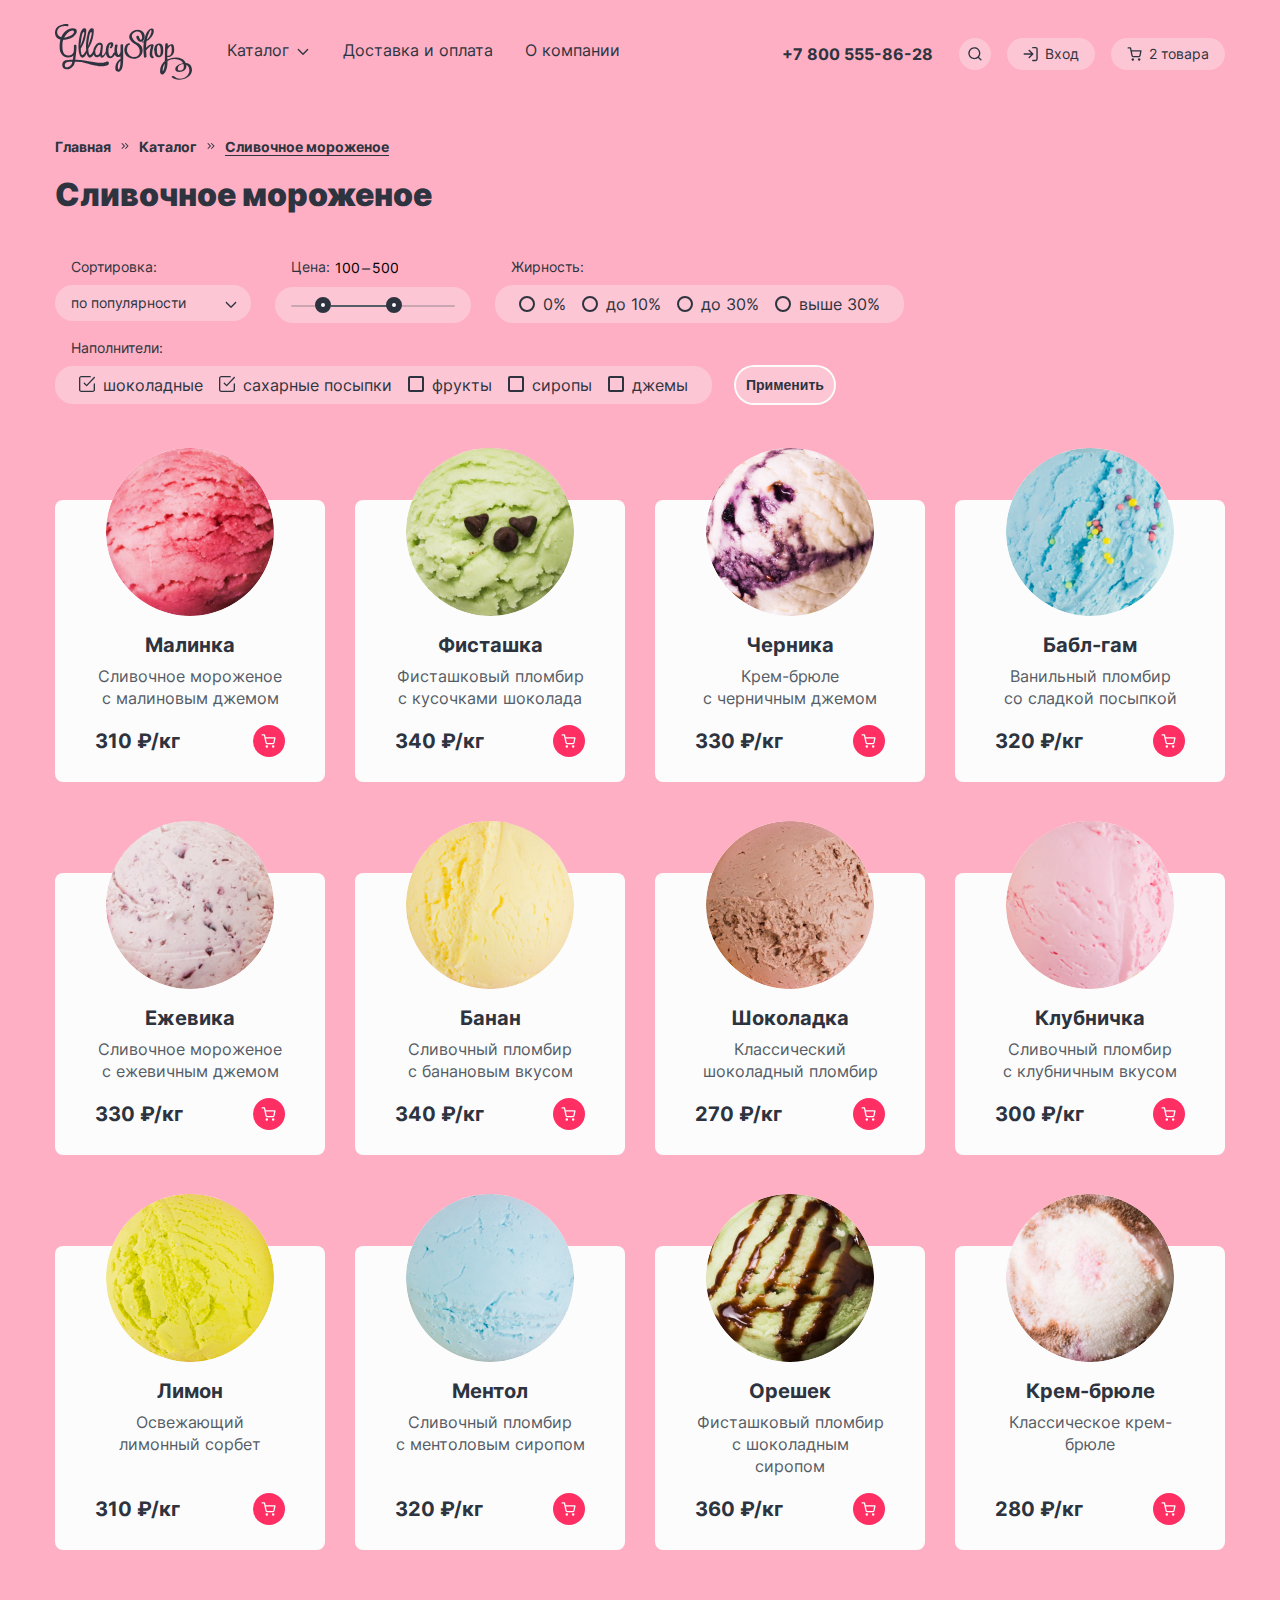
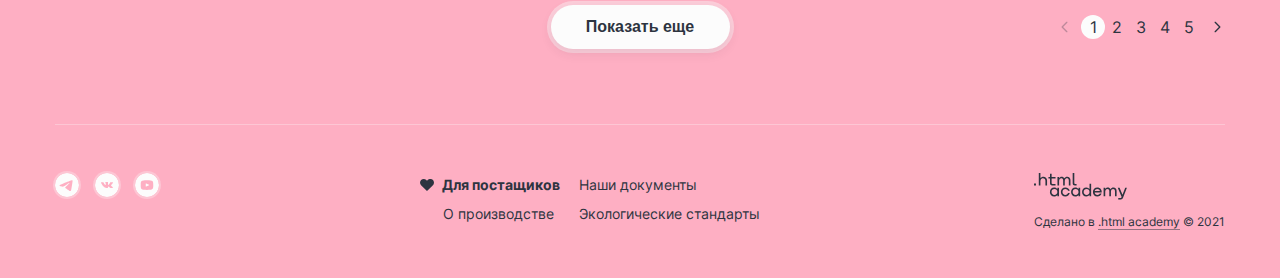
<file: 3/catalog.html>
<!DOCTYPE html>
<html lang="ru">
  <head>
    <meta charset="utf-8">
    <meta name="viewport" content="width=device-width, initial-scale=1.0">
    <title>HTML Academy: Глейси</title>
    <link rel="stylesheet" href="css/style.css">
    <base href="https://htmlacademy-htmlcss.github.io/910291-gllacy-1/3/">
</head>
  <body class="page">
    <div class="wrapper wrapper-pink">
      <header class="main-header">
        <div class="main-header-container container">
          <nav class="main-header-nav">
            <a class="logo" href="index.html">
              <img src="images/svg/logo.svg" width="137" height="56" alt="Логотип сайта магазина Глейси.">
            </a>
            <ul class="site-navigation">
              <li class="site-navigation-item dropdown">
                <a class="site-navigation-link link" href="catalog.html" aria-current="page">Каталог
                  <svg class="site-navigation-icon" aria-hidden="true" focusable="false" width="16" height="17" viewBox="0 0 16 17" fill="currentColor" xmlns="http://www.w3.org/2000/svg">
                    <path fill-rule="evenodd" clip-rule="evenodd" d="M3.808 7.053a.667.667 0 1 0-.943.943l4.66 4.66.007.007a.665.665 0 0 0 .949-.007l4.66-4.66a.667.667 0 0 0-.942-.943l-4.196 4.195-4.195-4.195Z"/>
                  </svg>
                </a>
                <div class="site-navigation-drop dropdown-container">
                  <h2 class="site-navigation-title">Новинки</h2>
                  <ul class="navigation-list-ice list-ice">
                    <li class="list-ice-item">
                      <a class="list-ice-link list-ice-link-current" href="#" aria-current="page">Сливочное</a>
                    </li>
                    <li class="list-ice-item">
                      <a class="list-ice-link" href="#">Щербеты</a>
                    </li>
                    <li class="list-ice-item">
                      <a class="list-ice-link" href="#">Фруктовый&nbsp;лёд</a>
                    </li>
                    <li class="list-ice-item">
                      <a class="list-ice-link" href="#">Мелорин</a>
                    </li>
                  </ul>
                </div>
              </li>
              <li class="site-navigation-item">
                <a class="site-navigation-link link" href="#">Доставка и оплата</a>
              </li>
              <li class="site-navigation-item">
                <a class="site-navigation-link link" href="#">О компании</a>
              </li>
            </ul>
          </nav>
          <a  class="main-header-nav-phone link" href="tel:+78005558628">+7 800 555-86-28</a>
          <ul class="navigation-user user-nav">
            <li class="user-nav-item dropdown">
              <a class="user-nav-link link-search link" href="#">
                <svg class="user-nav-icon" aria-hidden="true" focusable="false" width="14" height="14" viewBox="0 0 14 14"  xmlns="http://www.w3.org/2000/svg" fill="currentColor">
                  <path fill-rule="evenodd" clip-rule="evenodd" d="M1.663 6.188a4.667 4.667 0 1 1 8.028 3.237.674.674 0 0 0-.124.124 4.667 4.667 0 0 1-7.904-3.361Zm8.412 4.688a6 6 0 1 1 .943-.943l2.45 2.45a.667.667 0 1 1-.943.943l-2.45-2.45Z" />
                </svg>
              </a>
              <div class="search dropdown-container">
                <form class="search-form">
                  <label class="visually-hidden" for="search-field">Поиск.</label>
                  <input class="search-input field" type="search" name="search" id="search-field" placeholder="Поиск по сайту">
                  <button class="visually-hidden" type="submit" tabindex="-1">Поиск.</button>
                </form>
              </div>
            </li>
            <li class="user-nav-item dropdown">
              <a class="user-nav-link link-login link" href="#">
                <svg class="user-nav-icon" aria-hidden="true" focusable="false" width="14" height="15" viewBox="0 0 14 15" xmlns="http://www.w3.org/2000/svg" fill="currentColor">
                  <path fill-rule="evenodd" clip-rule="evenodd" d="M8 1.525c0-.369.298-.667.667-.667h2.666a2 2 0 0 1 2 2v9.333a2 2 0 0 1-2 2H8.667a.667.667 0 0 1 0-1.333h2.666A.667.667 0 0 0 12 12.19V2.858a.666.666 0 0 0-.667-.667H8.667A.667.667 0 0 1 8 1.525ZM4.862 3.72c.26-.26.682-.26.943 0l3.329 3.329a.673.673 0 0 1 .2.476.664.664 0 0 1-.2.476l-3.33 3.328a.667.667 0 1 1-.942-.943l2.195-2.195H.667a.667.667 0 1 1 0-1.333h6.39L4.862 4.663a.667.667 0 0 1 0-.943Z"/>
                </svg>
                <span class="link-login-text">Вход</span>
              </a>
              <div class="login dropdown-container">
                <h2 class="login-form-title">Личный кабинет</h2>
                <form class="login-form" action="https://echo.htmlacademy.ru" method="post">
                  <p class="login-form-group login-form-email">
                    <label class="visually-hidden" for="login-email">Ваш email.</label>
                    <input class="login-form-input field" type="email" id="login-email" name="email" placeholder="Ваш email" value="email@example.com" required>
                  </p>
                  <p class="login-form-group login-form-password">
                    <label class="visually-hidden" for="login-password">Ваш пароль.</label>
                    <input class="login-form-input field" type="password" id="login-password" name="password" placeholder="Ваш пароль" value="******" required>
                  </p>
                  <div class="login-form-group login-form-submit">
                    <button class="login-form-button button button-other" type="submit">Войти</button>
                    <div class="login-form-links">
                      <a class="login-form-link" href="#">Забыли пароль?</a>
                      <a class="login-form-link" href="#">Регистрация</a>
                    </div>
                  </div>
                </form>
              </div>
            </li>
            <li class="user-nav-item dropdown">
              <a class="user-nav-link link-basket link" href="#">
                <svg class="user-nav-icon" aria-hidden="true" focusable="false" width="16" height="16" viewBox="0 0 16 16" fill="currentColor" xmlns="http://www.w3.org/2000/svg">
                  <path fill-rule="evenodd" clip-rule="evenodd" d="M1.167 1.25a.667.667 0 0 0 0 1.333h1.77l.468 2.336a.664.664 0 0 0 .011.053l.967 4.833a1.825 1.825 0 0 0 1.819 1.47h5.62a1.826 1.826 0 0 0 1.819-1.47l.001-.005.927-4.861a.667.667 0 0 0-.655-.792H4.611l-.473-2.361a.667.667 0 0 0-.654-.536H1.167ZM5.69 9.544 4.878 5.48h8.23l-.775 4.067a.492.492 0 0 1-.492.395H6.183a.492.492 0 0 1-.492-.397Zm-1.134 3.961a1.246 1.246 0 1 1 2.492 0 1.246 1.246 0 0 1-2.492 0Zm6.374 0a1.246 1.246 0 1 1 2.491 0 1.246 1.246 0 0 1-2.491 0Z"/>
                </svg>
                <span>2 товара</span>
              </a>
              <div class="basket dropdown-container">
                <div class="basket-content basket-content-full">
                  <h2 class="basket-title">Корзина</h2>
                  <ul class="basket-list list-reset">
                    <li class="basket-item">
                      <div class="basket-container">
                        <div class="basket-image">
                          <img src="images/raspberry-ice-cream.jpg" width="46" height="46" alt="Малинка.">
                        </div>
                        <div class="basket-description">
                          <a class="basket-ice-cream" href="#">Малинка</a>
                          <span class="basket-tip">1 кг х 310 ₽</span>
                        </div>
                        <span class="basket-price">310 ₽</span>
                        <button class="basket-delete" type="button">
                          <span class="visually-hidden">Удалить мороженное из корзины.</span>
                        </button>
                      </div>
                    </li>
                    <li class="basket-item">
                      <div class="basket-container">
                        <div class="basket-image">
                          <img src="images/bubble-gum-ice-cream.jpg" width="46" height="46" alt="Бабл-гам.">
                        </div>
                        <div class="basket-description">
                          <a class="basket-ice-cream" href="#">Бабл-гам</a>
                          <span class="basket-tip">1,5 кг х 320 ₽</span>
                        </div>
                        <span class="basket-price">480 ₽</span>
                        <button class="basket-delete" type="button">
                          <span class="visually-hidden">Удалить мороженное из корзины.</span>
                        </button>
                      </div>
                    </li>
                  </ul>

                  <div class="basket-wrapper">
                    <a class="basket-button button button-other" href="#">Оформить заказ</a>
                    <span class="basket-total">Итого: 790 ₽</span>
                  </div>
                </div>

                <div class="basket-content basket-content-empty">
                  <p class="basket-content-empty-text">Ваша корзина пока пуста</p>
                </div>
              </div>
            </li>
          </ul>
        </div>
      </header>


      <main class="main">
        <h1 class="visually-hidden">Магазин мороженого.</h1>

        <section class="breadcrumbs">
          <div class="breadcrumbs-container container">
            <ul class="breadcrumbs-list">
              <li class="breadcrumbs-item">
                <a class="breadcrumbs-link" href="index.html">Главная</a>
              </li>
              <li class="breadcrumbs-item">
                <a class="breadcrumbs-link" href="#">Каталог</a>
              </li>
              <li class="breadcrumbs-item">
                <a class="breadcrumbs-link breadcrumbs-link-current" href="catalog.html" aria-current="page">Сливочное мороженое</a>
              </li>
            </ul>
            <h2 class="breadcrumbs-title page-title">Сливочное мороженое</h2>
          </div>
        </section>

        <section class="filters">
          <div class="filters-container container">
            <form class="filters-form" action="https://echo.htmlacademy.ru" method="get">

              <fieldset class="filters-fieldset filters-fieldset-sorting">
                <legend class="filters-title">Сортировка:</legend>
                <select class="filters-sorting" name="sorting">
                  <option value="popularity" selected>по популярности</option>
                  <option value="price">по цене</option>
                  <option value="color">по цвету</option>
                </select>
              </fieldset>

              <fieldset class="filters-fieldset filters-fieldset-range range">
                <div class="range-container-inputs">
                  <legend class="filters-title">Цена:</legend>
                  <label class="filters-label" for="range-min">
                    <span class="visually-hidden">Минимальная цена</span>
                    <input class="range-input range-input-min" id="range-min" type="number" value="100" name="min-price">
                  </label>
                  <span>–</span>
                  <label class="filters-label" for="range-max">
                    <span class="visually-hidden">Максимальная цена</span>
                    <input class="range-input range-input-max" id="range-max" type="number" value="500" name="max-price">
                  </label>
                </div>
                <div class="range-container">
                  <div class="range-scale">
                    <div class="range-bar" style="left: 40px; width: 56px">
                      <button class="range-toggle range-toggle-min" type="button">
                        <span class="visually-hidden">Изменить минимальную цену.</span>
                      </button>
                      <button class="range-toggle range-toggle-max" type="button">
                        <span class="visually-hidden">Изменить максимальную цену.</span>
                      </button>
                    </div>
                  </div>
                </div>
              </fieldset>

              <fieldset class="filters-fieldset filters-fieldset-fats">
                <legend class="filters-title">Жирность:</legend>
                <ul class="filters-list filters-fat-list">
                  <li class="filters-item">
                    <label class="filters-label">
                      <input class="visually-hidden filters-fat-radio" type="radio" name="fats" value="0%">
                      <span class="label-mark"></span>
                      <span class="label-title">0%</span>
                   </label>
                  </li>

                  <li class="filters-item">
                    <label class="filters-label">
                      <input class="visually-hidden filters-fat-radio" type="radio" name="fats" value="до 10%">
                      <span class="label-mark"></span>
                      <span class="label-title">до 10%</span>
                   </label>
                  </li>

                  <li class="filters-item">
                    <label class="filters-label">
                      <input class="visually-hidden filters-fat-radio" type="radio" name="fats" value="до 30%">
                      <span class="label-mark"></span>
                      <span class="label-title">до 30%</span>
                   </label>
                  </li>

                  <li class="filters-item">
                    <label class="filters-label">
                      <input class="visually-hidden filters-fat-radio" type="radio" name="fats" value="выше 30%">
                      <span class="label-mark"></span>
                      <span class="label-title">выше 30%</span>
                   </label>
                  </li>
                </ul>
              </fieldset>

              <fieldset class="filters-fieldset filters-fieldset-fillers">
                <legend class="filters-title">Наполнители:</legend>
                <ul class="filters-list filters-fillers-list">
                  <li class="filters-item">
                    <label class="filters-label">
                      <input class="visually-hidden fillers-filter-check" type="checkbox" name="chocolate" checked>
                      <span class="label-mark"></span>
                      <span class="label-title">шоколадные</span>
                    </label>
                  </li>

                  <li class="filters-item">
                    <label class="filters-label">
                      <input class="visually-hidden fillers-filter-check" type="checkbox" name="sugar" checked>
                      <span class="label-mark"></span>
                      <span class="label-title">сахарные посыпки</span>
                    </label>
                  </li>

                  <li class="filters-item">
                    <label class="filters-label">
                      <input class="visually-hidden fillers-filter-check" type="checkbox" name="fruits">
                      <span class="label-mark"></span>
                      <span class="label-title">фрукты</span>
                    </label>
                  </li>

                  <li class="filters-item">
                    <label class="filters-label">
                      <input class="visually-hidden fillers-filter-check" type="checkbox" name="syrups">
                      <span class="label-mark"></span>
                      <span class="label-title">сиропы</span>
                    </label>
                  </li>

                  <li class="filters-item">
                    <label class="filters-label">
                      <input class="visually-hidden fillers-filter-check" type="checkbox" name="jams">
                      <span class="label-mark"></span>
                      <span class="label-title">джемы</span>
                    </label>
                  </li>
                </ul>
              </fieldset>
              <button class="filters-submit button button-transparent" type="submit">Применить</button>
          </form>
        </div>
        </section>

        <section class="products products-catalog">
          <div class="products-container container">
            <h2 class="visually-hidden">Каталог сливочного мороженого.</h2>
              <ul class="products-list">
                <li class="products-item">
                  <div class="products-inner">
                    <a class="products-link" href="#">
                      <h3>Малинка</h3>
                      <img src="images/raspberry-ice-cream-full.jpg" width="168" height="168" alt="Мороженое малинка.">
                    </a>
                    <p class="products-text">Сливочное мороженое с&nbsp;малиновым джемом</p>
                    <div class="products-price-wrapper">
                      <span class="products-price">310 &#8381;/кг</span>
                      <a class="products-button button-other" href="#">
                        <svg class="cart-icon" aria-hidden="true" focusable="false" width="16" height="16" viewBox="0 0 16 16" fill="currentColor" xmlns="http://www.w3.org/2000/svg">
                          <path fill-rule="evenodd" clip-rule="evenodd" d="M1.167 1.25a.667.667 0 0 0 0 1.333h1.77l.468 2.336a.664.664 0 0 0 .011.053l.967 4.833a1.825 1.825 0 0 0 1.819 1.47h5.62a1.826 1.826 0 0 0 1.819-1.47l.001-.005.927-4.861a.667.667 0 0 0-.655-.792H4.611l-.473-2.361a.667.667 0 0 0-.654-.536H1.167ZM5.69 9.544 4.878 5.48h8.23l-.775 4.067a.492.492 0 0 1-.492.395H6.183a.492.492 0 0 1-.492-.397Zm-1.134 3.961a1.246 1.246 0 1 1 2.492 0 1.246 1.246 0 0 1-2.492 0Zm6.374 0a1.246 1.246 0 1 1 2.491 0 1.246 1.246 0 0 1-2.491 0Z"/>
                        </svg>
                        <span class="visually-hidden">Положить в корзину.</span>
                      </a>
                    </div>
                  </div>
                </li>
                <li class="products-item">
                  <div class="products-inner">
                    <a class="products-link" href="#">
                      <h3>Фисташка</h3>
                      <img src="images/pistachio-ice-cream.jpg" width="168" height="168" alt="Мороженое фисташка.">
                    </a>
                    <p class="products-text">Фисташковый пломбир с&nbsp;кусочками шоколада</p>
                    <div class="products-price-wrapper">
                      <span class="products-price">340 &#8381;/кг</span>
                      <a class="products-button button-other" href="#">
                        <svg class="cart-icon" aria-hidden="true" focusable="false" width="16" height="16" viewBox="0 0 16 16" fill="currentColor" xmlns="http://www.w3.org/2000/svg">
                          <path fill-rule="evenodd" clip-rule="evenodd" d="M1.167 1.25a.667.667 0 0 0 0 1.333h1.77l.468 2.336a.664.664 0 0 0 .011.053l.967 4.833a1.825 1.825 0 0 0 1.819 1.47h5.62a1.826 1.826 0 0 0 1.819-1.47l.001-.005.927-4.861a.667.667 0 0 0-.655-.792H4.611l-.473-2.361a.667.667 0 0 0-.654-.536H1.167ZM5.69 9.544 4.878 5.48h8.23l-.775 4.067a.492.492 0 0 1-.492.395H6.183a.492.492 0 0 1-.492-.397Zm-1.134 3.961a1.246 1.246 0 1 1 2.492 0 1.246 1.246 0 0 1-2.492 0Zm6.374 0a1.246 1.246 0 1 1 2.491 0 1.246 1.246 0 0 1-2.491 0Z"/>
                        </svg>
                        <span class="visually-hidden">Положить в корзину.</span>
                      </a>
                    </div>
                  </div>
                </li>
                <li class="products-item">
                  <div class="products-inner">
                    <a class="products-link" href="#">
                      <h3>Черника</h3>
                      <img src="images/blueberries-ice-cream.jpg" width="168" height="168" alt="Мороженое черника.">
                    </a>
                    <p class="products-text">Крем-брюле с&nbsp;черничным джемом</p>
                    <div class="products-price-wrapper">
                      <span class="products-price">330 &#8381;/кг</span>
                      <a class="products-button button-other" href="#">
                        <svg class="cart-icon" aria-hidden="true" focusable="false" width="16" height="16" viewBox="0 0 16 16" fill="currentColor" xmlns="http://www.w3.org/2000/svg">
                          <path fill-rule="evenodd" clip-rule="evenodd" d="M1.167 1.25a.667.667 0 0 0 0 1.333h1.77l.468 2.336a.664.664 0 0 0 .011.053l.967 4.833a1.825 1.825 0 0 0 1.819 1.47h5.62a1.826 1.826 0 0 0 1.819-1.47l.001-.005.927-4.861a.667.667 0 0 0-.655-.792H4.611l-.473-2.361a.667.667 0 0 0-.654-.536H1.167ZM5.69 9.544 4.878 5.48h8.23l-.775 4.067a.492.492 0 0 1-.492.395H6.183a.492.492 0 0 1-.492-.397Zm-1.134 3.961a1.246 1.246 0 1 1 2.492 0 1.246 1.246 0 0 1-2.492 0Zm6.374 0a1.246 1.246 0 1 1 2.491 0 1.246 1.246 0 0 1-2.491 0Z"/>
                        </svg>
                        <span class="visually-hidden">Положить в корзину.</span>
                      </a>
                    </div>
                  </div>
                </li>
                <li class="products-item">
                  <div class="products-inner">
                    <a class="products-link" href="#">
                      <h3>Бабл-гам</h3>
                      <img src="images/bubble-gum-ice-cream-full.jpg" width="168" height="168" alt="Мороженое бабл-гам.">
                    </a>
                    <p class="products-text">Ванильный пломбир со&nbsp;сладкой посыпкой</p>
                    <div class="products-price-wrapper">
                      <span class="products-price">320 &#8381;/кг</span>
                      <a class="products-button button-other" href="#">
                        <svg class="cart-icon" aria-hidden="true" focusable="false" width="16" height="16" viewBox="0 0 16 16" fill="currentColor" xmlns="http://www.w3.org/2000/svg">
                          <path fill-rule="evenodd" clip-rule="evenodd" d="M1.167 1.25a.667.667 0 0 0 0 1.333h1.77l.468 2.336a.664.664 0 0 0 .011.053l.967 4.833a1.825 1.825 0 0 0 1.819 1.47h5.62a1.826 1.826 0 0 0 1.819-1.47l.001-.005.927-4.861a.667.667 0 0 0-.655-.792H4.611l-.473-2.361a.667.667 0 0 0-.654-.536H1.167ZM5.69 9.544 4.878 5.48h8.23l-.775 4.067a.492.492 0 0 1-.492.395H6.183a.492.492 0 0 1-.492-.397Zm-1.134 3.961a1.246 1.246 0 1 1 2.492 0 1.246 1.246 0 0 1-2.492 0Zm6.374 0a1.246 1.246 0 1 1 2.491 0 1.246 1.246 0 0 1-2.491 0Z"/>
                        </svg>
                        <span class="visually-hidden">Положить в корзину.</span>
                      </a>
                    </div>
                  </div>
                </li>
                <li class="products-item">
                  <div class="products-inner">
                    <a class="products-link" href="#">
                      <h3>Ежевика</h3>
                      <img src="images/blackberry-ice-cream.jpg" width="168" height="168" alt="Ежевичное мороженое.">
                    </a>
                    <p class="products-text">Сливочное мороженое с&nbsp;ежевичным джемом</p>
                    <div class="products-price-wrapper">
                      <span class="products-price">330 &#8381;/кг</span>
                      <a class="products-button button-other" href="#">
                        <svg class="cart-icon" aria-hidden="true" focusable="false" width="16" height="16" viewBox="0 0 16 16" fill="currentColor" xmlns="http://www.w3.org/2000/svg">
                          <path fill-rule="evenodd" clip-rule="evenodd" d="M1.167 1.25a.667.667 0 0 0 0 1.333h1.77l.468 2.336a.664.664 0 0 0 .011.053l.967 4.833a1.825 1.825 0 0 0 1.819 1.47h5.62a1.826 1.826 0 0 0 1.819-1.47l.001-.005.927-4.861a.667.667 0 0 0-.655-.792H4.611l-.473-2.361a.667.667 0 0 0-.654-.536H1.167ZM5.69 9.544 4.878 5.48h8.23l-.775 4.067a.492.492 0 0 1-.492.395H6.183a.492.492 0 0 1-.492-.397Zm-1.134 3.961a1.246 1.246 0 1 1 2.492 0 1.246 1.246 0 0 1-2.492 0Zm6.374 0a1.246 1.246 0 1 1 2.491 0 1.246 1.246 0 0 1-2.491 0Z"/>
                        </svg>
                        <span class="visually-hidden">Положить в корзину.</span>
                      </a>
                    </div>
                  </div>
                </li>
                <li class="products-item">
                  <div class="products-inner">
                    <a class="products-link" href="#">
                      <h3>Банан</h3>
                      <img src="images/banana-ice-cream.jpg" width="168" height="168" alt="Банановое мороженое.">
                    </a>
                    <p class="products-text">Сливочный пломбир с&nbsp;банановым вкусом</p>
                    <div class="products-price-wrapper">
                      <span class="products-price">340 &#8381;/кг</span>
                      <a class="products-button button-other" href="#">
                        <svg class="cart-icon" aria-hidden="true" focusable="false" width="16" height="16" viewBox="0 0 16 16" fill="currentColor" xmlns="http://www.w3.org/2000/svg">
                          <path fill-rule="evenodd" clip-rule="evenodd" d="M1.167 1.25a.667.667 0 0 0 0 1.333h1.77l.468 2.336a.664.664 0 0 0 .011.053l.967 4.833a1.825 1.825 0 0 0 1.819 1.47h5.62a1.826 1.826 0 0 0 1.819-1.47l.001-.005.927-4.861a.667.667 0 0 0-.655-.792H4.611l-.473-2.361a.667.667 0 0 0-.654-.536H1.167ZM5.69 9.544 4.878 5.48h8.23l-.775 4.067a.492.492 0 0 1-.492.395H6.183a.492.492 0 0 1-.492-.397Zm-1.134 3.961a1.246 1.246 0 1 1 2.492 0 1.246 1.246 0 0 1-2.492 0Zm6.374 0a1.246 1.246 0 1 1 2.491 0 1.246 1.246 0 0 1-2.491 0Z"/>
                        </svg>
                        <span class="visually-hidden">Положить в корзину.</span>
                      </a>
                    </div>
                  </div>
                </li>
                <li class="products-item">
                  <div class="products-inner">
                    <a class="products-link" href="#">
                      <h3>Шоколадка</h3>
                      <img src="images/chocolate-ice-cream.jpg" width="168" height="168" alt="Мороженое шоколадное">
                    </a>
                    <p class="products-text">Классический шоколадный пломбир</p>
                    <div class="products-price-wrapper">
                      <span class="products-price">270 &#8381;/кг</span>
                      <a class="products-button button-other" href="#">
                        <svg class="cart-icon" aria-hidden="true" focusable="false" width="16" height="16" viewBox="0 0 16 16" fill="currentColor" xmlns="http://www.w3.org/2000/svg">
                          <path fill-rule="evenodd" clip-rule="evenodd" d="M1.167 1.25a.667.667 0 0 0 0 1.333h1.77l.468 2.336a.664.664 0 0 0 .011.053l.967 4.833a1.825 1.825 0 0 0 1.819 1.47h5.62a1.826 1.826 0 0 0 1.819-1.47l.001-.005.927-4.861a.667.667 0 0 0-.655-.792H4.611l-.473-2.361a.667.667 0 0 0-.654-.536H1.167ZM5.69 9.544 4.878 5.48h8.23l-.775 4.067a.492.492 0 0 1-.492.395H6.183a.492.492 0 0 1-.492-.397Zm-1.134 3.961a1.246 1.246 0 1 1 2.492 0 1.246 1.246 0 0 1-2.492 0Zm6.374 0a1.246 1.246 0 1 1 2.491 0 1.246 1.246 0 0 1-2.491 0Z"/>
                        </svg>
                        <span class="visually-hidden">Положить в корзину.</span>
                      </a>
                    </div>
                  </div>
                </li>
                <li class="products-item">
                  <div class="products-inner">
                    <a class="products-link" href="#">
                      <h3>Клубничка</h3>
                      <img src="images/strawberry-ice-cream.jpg" width="168" height="168" alt="Клубничное мороженое">
                    </a>
                    <p class="products-text">Сливочный пломбир с&nbsp;клубничным вкусом</p>
                    <div class="products-price-wrapper">
                      <span class="products-price">300 &#8381;/кг</span>
                      <a class="products-button button-other" href="#">
                        <svg class="cart-icon" aria-hidden="true" focusable="false" width="16" height="16" viewBox="0 0 16 16" fill="currentColor" xmlns="http://www.w3.org/2000/svg">
                          <path fill-rule="evenodd" clip-rule="evenodd" d="M1.167 1.25a.667.667 0 0 0 0 1.333h1.77l.468 2.336a.664.664 0 0 0 .011.053l.967 4.833a1.825 1.825 0 0 0 1.819 1.47h5.62a1.826 1.826 0 0 0 1.819-1.47l.001-.005.927-4.861a.667.667 0 0 0-.655-.792H4.611l-.473-2.361a.667.667 0 0 0-.654-.536H1.167ZM5.69 9.544 4.878 5.48h8.23l-.775 4.067a.492.492 0 0 1-.492.395H6.183a.492.492 0 0 1-.492-.397Zm-1.134 3.961a1.246 1.246 0 1 1 2.492 0 1.246 1.246 0 0 1-2.492 0Zm6.374 0a1.246 1.246 0 1 1 2.491 0 1.246 1.246 0 0 1-2.491 0Z"/>
                        </svg>
                        <span class="visually-hidden">Положить в корзину.</span>
                      </a>
                    </div>
                  </div>
                </li>
                <li class="products-item">
                  <div class="products-inner">
                    <a class="products-link" href="#">
                      <h3>Лимон</h3>
                      <img src="images/lemon-ice-cream.jpg" width="168" height="168" alt="Лимонное мороженое.">
                    </a>
                    <p class="products-text">Освежающий лимонный сорбет</p>
                    <div class="products-price-wrapper">
                      <span class="products-price">310 &#8381;/кг</span>
                      <a class="products-button button-other" href="#">
                        <svg class="cart-icon" aria-hidden="true" focusable="false" width="16" height="16" viewBox="0 0 16 16" fill="currentColor" xmlns="http://www.w3.org/2000/svg">
                          <path fill-rule="evenodd" clip-rule="evenodd" d="M1.167 1.25a.667.667 0 0 0 0 1.333h1.77l.468 2.336a.664.664 0 0 0 .011.053l.967 4.833a1.825 1.825 0 0 0 1.819 1.47h5.62a1.826 1.826 0 0 0 1.819-1.47l.001-.005.927-4.861a.667.667 0 0 0-.655-.792H4.611l-.473-2.361a.667.667 0 0 0-.654-.536H1.167ZM5.69 9.544 4.878 5.48h8.23l-.775 4.067a.492.492 0 0 1-.492.395H6.183a.492.492 0 0 1-.492-.397Zm-1.134 3.961a1.246 1.246 0 1 1 2.492 0 1.246 1.246 0 0 1-2.492 0Zm6.374 0a1.246 1.246 0 1 1 2.491 0 1.246 1.246 0 0 1-2.491 0Z"/>
                        </svg>
                        <span class="visually-hidden">Положить в корзину.</span>
                      </a>
                    </div>
                  </div>
                </li>
                <li class="products-item">
                  <div class="products-inner">
                    <a class="products-link" href="#">
                      <h3>Ментол</h3>
                      <img src="images/menthol-ice-cream.jpg" width="168" height="168" alt="Ментоловое мороженое.">
                    </a>
                    <p class="products-text">Сливочный  пломбир с&nbsp;ментоловым сиропом</p>
                    <div class="products-price-wrapper">
                      <span class="products-price">320 &#8381;/кг</span>
                      <a class="products-button button-other" href="#">
                        <svg class="cart-icon" aria-hidden="true" focusable="false" width="16" height="16" viewBox="0 0 16 16" fill="currentColor" xmlns="http://www.w3.org/2000/svg">
                          <path fill-rule="evenodd" clip-rule="evenodd" d="M1.167 1.25a.667.667 0 0 0 0 1.333h1.77l.468 2.336a.664.664 0 0 0 .011.053l.967 4.833a1.825 1.825 0 0 0 1.819 1.47h5.62a1.826 1.826 0 0 0 1.819-1.47l.001-.005.927-4.861a.667.667 0 0 0-.655-.792H4.611l-.473-2.361a.667.667 0 0 0-.654-.536H1.167ZM5.69 9.544 4.878 5.48h8.23l-.775 4.067a.492.492 0 0 1-.492.395H6.183a.492.492 0 0 1-.492-.397Zm-1.134 3.961a1.246 1.246 0 1 1 2.492 0 1.246 1.246 0 0 1-2.492 0Zm6.374 0a1.246 1.246 0 1 1 2.491 0 1.246 1.246 0 0 1-2.491 0Z"/>
                        </svg>
                        <span class="visually-hidden">Положить в корзину.</span>
                      </a>
                    </div>
                  </div>
                </li>
                <li class="products-item">
                  <div class="products-inner">
                    <a class="products-link" href="#">
                      <h3>Орешек</h3>
                      <img src="images/nuts-ice-cream.jpg" width="168" height="168" alt="Ореховое мороженое.">
                    </a>
                    <p class="products-text">Фисташковый пломбир с&nbsp;шоколадным сиропом</p>
                    <div class="products-price-wrapper">
                      <span class="products-price">360 &#8381;/кг</span>
                      <a class="products-button button-other" href="#">
                        <svg class="cart-icon" aria-hidden="true" focusable="false" width="16" height="16" viewBox="0 0 16 16" fill="currentColor" xmlns="http://www.w3.org/2000/svg">
                          <path fill-rule="evenodd" clip-rule="evenodd" d="M1.167 1.25a.667.667 0 0 0 0 1.333h1.77l.468 2.336a.664.664 0 0 0 .011.053l.967 4.833a1.825 1.825 0 0 0 1.819 1.47h5.62a1.826 1.826 0 0 0 1.819-1.47l.001-.005.927-4.861a.667.667 0 0 0-.655-.792H4.611l-.473-2.361a.667.667 0 0 0-.654-.536H1.167ZM5.69 9.544 4.878 5.48h8.23l-.775 4.067a.492.492 0 0 1-.492.395H6.183a.492.492 0 0 1-.492-.397Zm-1.134 3.961a1.246 1.246 0 1 1 2.492 0 1.246 1.246 0 0 1-2.492 0Zm6.374 0a1.246 1.246 0 1 1 2.491 0 1.246 1.246 0 0 1-2.491 0Z"/>
                        </svg>
                        <span class="visually-hidden">Положить в корзину.</span>
                      </a>
                    </div>
                  </div>
                </li>
                <li class="products-item">
                  <div class="products-inner">
                    <a class="products-link" href="#">
                      <h3>Крем-брюле</h3>
                      <img src="images/creme-brulee-ice-cream.jpg" width="168" height="168" alt="Мороженое крем-брюле.">
                    </a>
                    <p class="products-text">Классическое крем-брюле</p>
                    <div class="products-price-wrapper">
                      <span class="products-price">280 &#8381;/кг</span>
                      <a class="products-button button-other" href="#">
                        <svg class="cart-icon" aria-hidden="true" focusable="false" width="16" height="16" viewBox="0 0 16 16" fill="currentColor" xmlns="http://www.w3.org/2000/svg">
                          <path fill-rule="evenodd" clip-rule="evenodd" d="M1.167 1.25a.667.667 0 0 0 0 1.333h1.77l.468 2.336a.664.664 0 0 0 .011.053l.967 4.833a1.825 1.825 0 0 0 1.819 1.47h5.62a1.826 1.826 0 0 0 1.819-1.47l.001-.005.927-4.861a.667.667 0 0 0-.655-.792H4.611l-.473-2.361a.667.667 0 0 0-.654-.536H1.167ZM5.69 9.544 4.878 5.48h8.23l-.775 4.067a.492.492 0 0 1-.492.395H6.183a.492.492 0 0 1-.492-.397Zm-1.134 3.961a1.246 1.246 0 1 1 2.492 0 1.246 1.246 0 0 1-2.492 0Zm6.374 0a1.246 1.246 0 1 1 2.491 0 1.246 1.246 0 0 1-2.491 0Z"/>
                        </svg>
                        <span class="visually-hidden">Положить в корзину.</span>
                      </a>
                    </div>
                  </div>
                </li>
              </ul>

            <div class="pagination">
              <button class="pagination-button button" type="button">Показать еще</button>
              <div class="pagination-container">
                <button class="pagination-arrow pagination-arrow-prev pagination-arrow-disabled" tabindex="-1" type="button">
                  <span class="visually-hidden">Предыдущая страница</span>
                  <img src="images/svg/arrow.svg" width="7" height="12" alt="Стрелка.">
                </button>

                <ul class="pagination-list">
                  <li class="pagination-item">
                    <a class="pagination-link pagination-link-current link"  aria-current="page">1</a>
                  </li>
                  <li class="pagination-item">
                    <a class="pagination-link" href="#">2</a>
                  </li>
                  <li class="pagination-item">
                    <a class="pagination-link" href="#">3</a>
                  </li>
                  <li class="pagination-item">
                    <a class="pagination-link" href="#">4</a>
                  </li>
                  <li class="pagination-item">
                    <a class="pagination-link" href="#">5</a>
                  </li>
                </ul>

                <button class="pagination-arrow pagination-arrow-next" type="button">
                  <span class="visually-hidden">Следующая страница</span>
                  <img src="images/svg/arrow.svg" width="7" height="12" alt="Стрелка.">
                </button>
              </div>
            </div>
          </div>
        </section>
      </main>

      <footer class="main-footer">
        <div class="main-footer-wrapper container">
          <ul class="main-footer-social social-list">
            <li class="social-item">
              <a class="social-link social-item-telegram" href="https://t.me/htmlacademy">
                <span class="visually-hidden">Телеграм</span>
              </a>
            </li>
            <li class="social-item">
              <a class="social-link social-item-vkontakte" href="https://vk.com/htmlacademy">
                <span class="visually-hidden">Вконтакте</span>
              </a>
            </li>
            <li class="social-item">
              <a class="social-link social-item-youtube" href="https://www.youtube.com/user/htmlacademyru">
                <span class="visually-hidden">Youtube</span>
              </a>
            </li>
          </ul>
          <ul class="about-list">
            <li class="about-item">
              <a class="about-link about-link-important" href="#">Для постащиков</a>
            </li>
            <li class="about-item">
              <a class="about-link"  href="#">Наши документы</a>
            </li>
            <li class="about-item">
              <a class="about-link" href="#">О производстве</a>
            </li>
            <li class="about-item">
              <a class="about-link" href="#">Экологические стандарты</a>
            </li>
          </ul>
          <div class="footer-copyright copyright">
            <a class="copyright-logo" href="https://htmlacademy.ru/">
              <img src="images/svg/logo-htmlacademy.svg" alt="Логотип HTML-академии." width="93" height="27">
              <span class="visually-hidden">Переход на страницу HTMLAcademy.</span>
            </a>
            <p class="copyright-info">Сделано в  <a href="https://htmlacademy.ru/">.html academy</a> &#169; 2021</p>
          </div>
        </div>
      </footer>
    </div>
  </body>
</html>
</file>
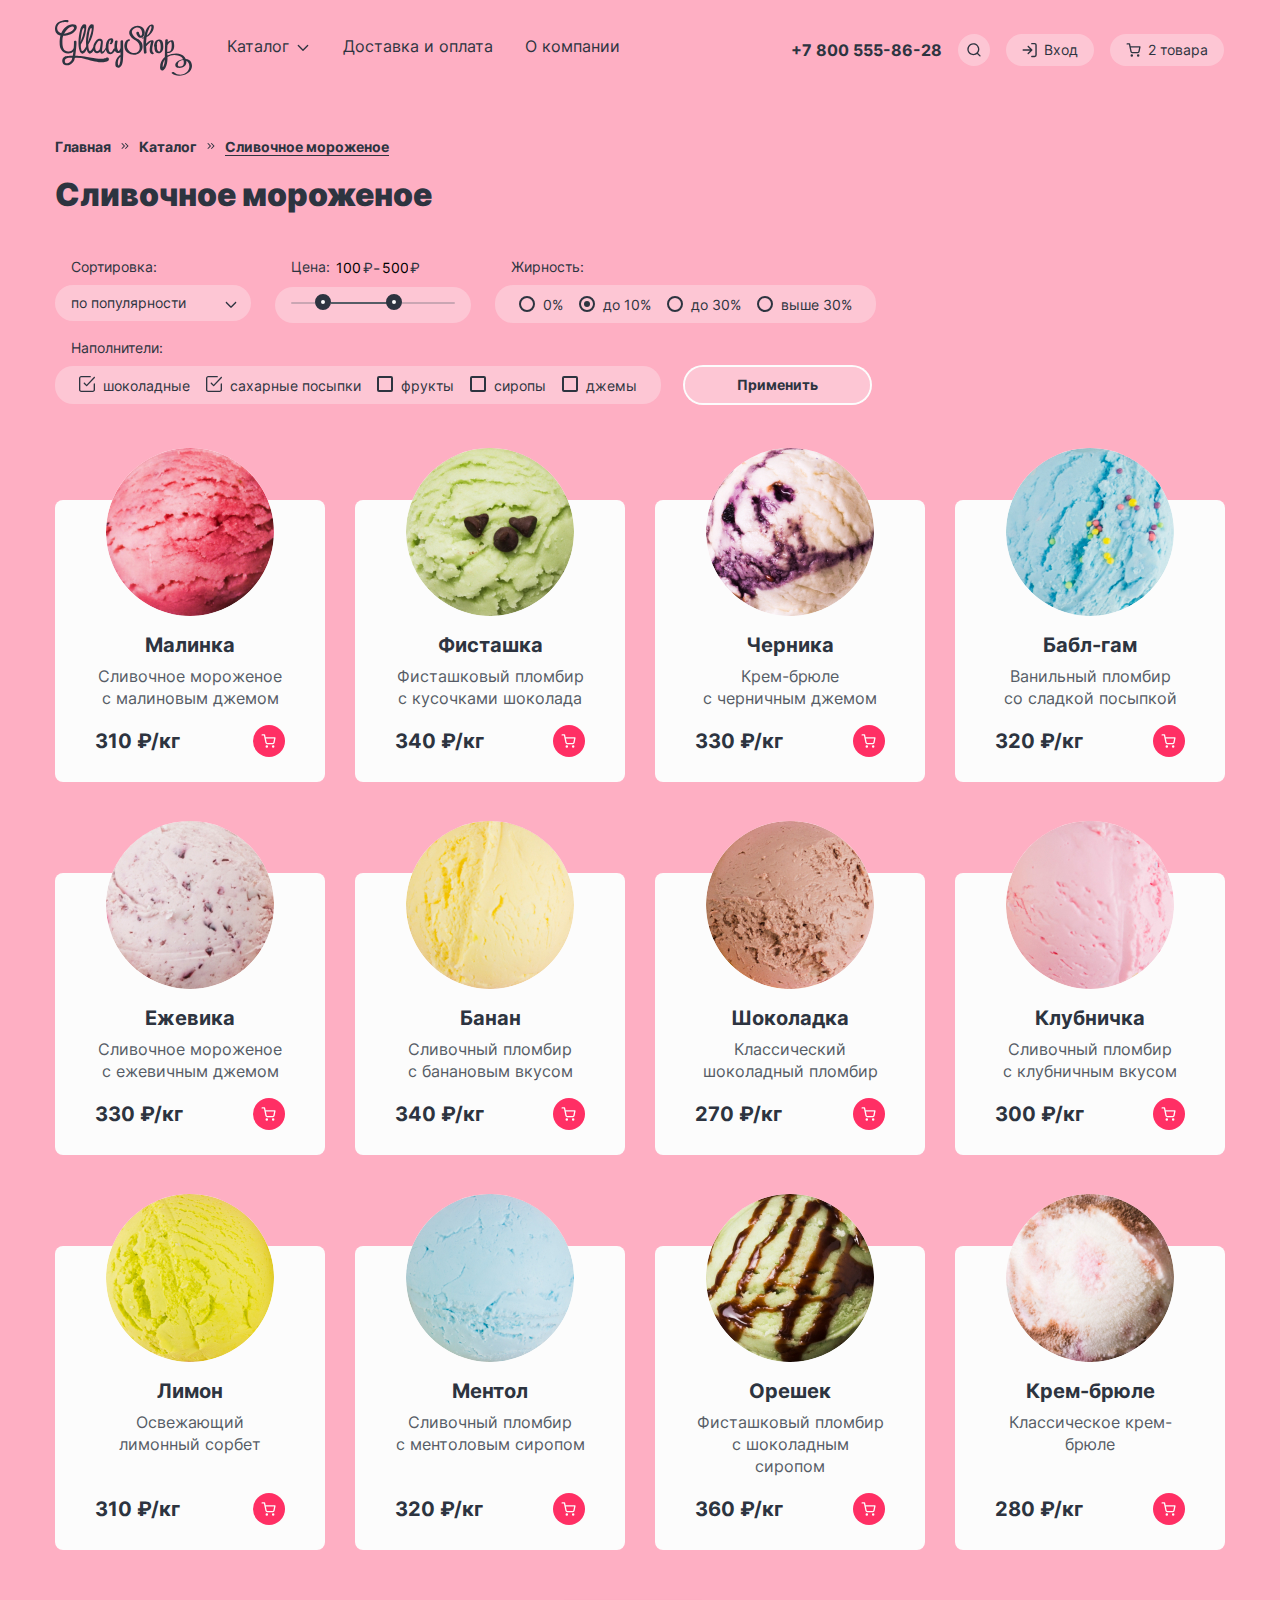
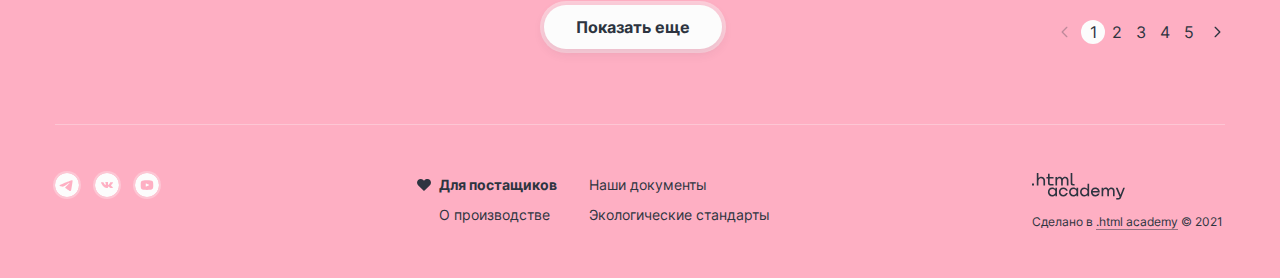
<file: 5/catalog.html>
<!DOCTYPE html>
<html lang="ru">
  <head>
    <meta charset="utf-8">
    <meta name="viewport" content="width=device-width, initial-scale=1.0">
    <title>HTML Academy: Глейси</title>
    <link rel="icon" href="images/favicon/favicon.ico">
    <link rel="stylesheet" href="css/style.css">
    <base href="https://htmlacademy-htmlcss.github.io/910291-gllacy-1/5/">
</head>
  <body class="page">
    <div class="wrapper wrapper-pink">
      <header class="main-header">
        <div class="main-header-container container">
          <nav class="main-header-nav">
            <a class="logo" href="index.html">
              <img src="images/svg/logo.svg" width="137" height="56" alt="Логотип сайта магазина Глейси.">
            </a>
            <ul class="site-navigation">
              <li class="site-navigation-item dropdown">
                <a class="site-navigation-link link" href="catalog.html" aria-current="page">Каталог
                  <svg class="site-navigation-icon" aria-hidden="true" focusable="false" width="16" height="17" viewBox="0 0 16 17" fill="currentColor" xmlns="http://www.w3.org/2000/svg">
                    <path fill-rule="evenodd" clip-rule="evenodd" d="M3.808 7.053a.667.667 0 1 0-.943.943l4.66 4.66.007.007a.665.665 0 0 0 .949-.007l4.66-4.66a.667.667 0 0 0-.942-.943l-4.196 4.195-4.195-4.195Z"/>
                  </svg>
                </a>
                <div class="site-navigation-drop dropdown-container">
                  <h2 class="site-navigation-title">Новинки</h2>
                  <ul class="navigation-list-ice list-ice">
                    <li class="list-ice-item">
                      <a class="list-ice-link list-ice-link-current" href="#" aria-current="page">Сливочное</a>
                    </li>
                    <li class="list-ice-item">
                      <a class="list-ice-link" href="#">Щербеты</a>
                    </li>
                    <li class="list-ice-item">
                      <a class="list-ice-link" href="#">Фруктовый&nbsp;лёд</a>
                    </li>
                    <li class="list-ice-item">
                      <a class="list-ice-link" href="#">Мелорин</a>
                    </li>
                  </ul>
                </div>
              </li>
              <li class="site-navigation-item">
                <a class="site-navigation-link link" href="#">Доставка и оплата</a>
              </li>
              <li class="site-navigation-item">
                <a class="site-navigation-link link" href="#">О компании</a>
              </li>
            </ul>
          </nav>
          <a  class="main-header-nav-phone link" href="tel:+78005558628">+7 800 555-86-28</a>
          <ul class="navigation-user user-nav">
            <li class="user-nav-item dropdown">
              <a class="user-nav-link link-search link" href="#">
                <svg class="user-nav-icon" aria-hidden="true" focusable="false" width="14" height="14" viewBox="0 0 14 14"  xmlns="http://www.w3.org/2000/svg" fill="currentColor">
                  <path fill-rule="evenodd" clip-rule="evenodd" d="M1.663 6.188a4.667 4.667 0 1 1 8.028 3.237.674.674 0 0 0-.124.124 4.667 4.667 0 0 1-7.904-3.361Zm8.412 4.688a6 6 0 1 1 .943-.943l2.45 2.45a.667.667 0 1 1-.943.943l-2.45-2.45Z" />
                </svg>
              </a>
              <div class="search dropdown-container">
                <form class="search-form">
                  <label class="visually-hidden" for="search-field">Поиск.</label>
                  <input class="search-input field" type="search" name="search" id="search-field" placeholder="Поиск по сайту">
                  <button class="visually-hidden" type="submit" tabindex="-1">Поиск.</button>
                </form>
              </div>
            </li>
            <li class="user-nav-item dropdown">
              <a class="user-nav-link link-login link" href="#">
                <svg class="user-nav-icon" aria-hidden="true" focusable="false" width="14" height="15" viewBox="0 0 14 15" xmlns="http://www.w3.org/2000/svg" fill="currentColor">
                  <path fill-rule="evenodd" clip-rule="evenodd" d="M8 1.525c0-.369.298-.667.667-.667h2.666a2 2 0 0 1 2 2v9.333a2 2 0 0 1-2 2H8.667a.667.667 0 0 1 0-1.333h2.666A.667.667 0 0 0 12 12.19V2.858a.666.666 0 0 0-.667-.667H8.667A.667.667 0 0 1 8 1.525ZM4.862 3.72c.26-.26.682-.26.943 0l3.329 3.329a.673.673 0 0 1 .2.476.664.664 0 0 1-.2.476l-3.33 3.328a.667.667 0 1 1-.942-.943l2.195-2.195H.667a.667.667 0 1 1 0-1.333h6.39L4.862 4.663a.667.667 0 0 1 0-.943Z"/>
                </svg>
                <span class="link-login-text">Вход</span>
              </a>
              <div class="login dropdown-container">
                <h2 class="login-form-title">Личный кабинет</h2>
                <form class="login-form" action="https://echo.htmlacademy.ru" method="post">
                  <p class="login-form-group login-form-email">
                    <label class="visually-hidden" for="login-email">Ваш email.</label>
                    <input class="login-form-input field" type="email" id="login-email" name="email" placeholder="Ваш email" value="email@example.com" required>
                  </p>
                  <p class="login-form-group login-form-password">
                    <label class="visually-hidden" for="login-password">Ваш пароль.</label>
                    <input class="login-form-input field" type="password" id="login-password" name="password" placeholder="Ваш пароль" value="******" required>
                  </p>
                  <div class="login-form-group login-form-submit">
                    <button class="login-form-button button button-other" type="submit">Войти</button>
                    <div class="login-form-links">
                      <a class="login-form-link" href="#">Забыли пароль?</a>
                      <a class="login-form-link" href="#">Регистрация</a>
                    </div>
                  </div>
                </form>
              </div>
            </li>
            <li class="user-nav-item dropdown">
              <a class="user-nav-link link-basket link" href="#">
                <svg class="user-nav-icon" aria-hidden="true" focusable="false" width="16" height="16" viewBox="0 0 16 16" fill="currentColor" xmlns="http://www.w3.org/2000/svg">
                  <path fill-rule="evenodd" clip-rule="evenodd" d="M1.167 1.25a.667.667 0 0 0 0 1.333h1.77l.468 2.336a.664.664 0 0 0 .011.053l.967 4.833a1.825 1.825 0 0 0 1.819 1.47h5.62a1.826 1.826 0 0 0 1.819-1.47l.001-.005.927-4.861a.667.667 0 0 0-.655-.792H4.611l-.473-2.361a.667.667 0 0 0-.654-.536H1.167ZM5.69 9.544 4.878 5.48h8.23l-.775 4.067a.492.492 0 0 1-.492.395H6.183a.492.492 0 0 1-.492-.397Zm-1.134 3.961a1.246 1.246 0 1 1 2.492 0 1.246 1.246 0 0 1-2.492 0Zm6.374 0a1.246 1.246 0 1 1 2.491 0 1.246 1.246 0 0 1-2.491 0Z"/>
                </svg>
                <span>2 товара</span>
              </a>
              <div class="basket dropdown-container">
                <div class="basket-content basket-content-full">
                  <h2 class="basket-title">Корзина</h2>
                  <ul class="basket-list list-reset">
                    <li class="basket-item">
                      <div class="basket-container">
                        <div class="basket-image">
                          <img src="images/raspberry-ice-cream.jpg" width="46" height="46" alt="Малинка.">
                        </div>
                        <div class="basket-description">
                          <a class="basket-ice-cream" href="#">Малинка</a>
                          <span class="basket-tip">1 кг х 310 ₽</span>
                        </div>
                        <span class="basket-price">310 ₽</span>
                        <button class="basket-delete" type="button">
                          <span class="visually-hidden">Удалить мороженное из корзины.</span>
                        </button>
                      </div>
                    </li>
                    <li class="basket-item">
                      <div class="basket-container">
                        <div class="basket-image">
                          <img src="images/bubble-gum-ice-cream.jpg" width="46" height="46" alt="Бабл-гам.">
                        </div>
                        <div class="basket-description">
                          <a class="basket-ice-cream" href="#">Бабл-гам</a>
                          <span class="basket-tip">1,5 кг х 320 ₽</span>
                        </div>
                        <span class="basket-price">480 ₽</span>
                        <button class="basket-delete" type="button">
                          <span class="visually-hidden">Удалить мороженное из корзины.</span>
                        </button>
                      </div>
                    </li>
                  </ul>

                  <div class="basket-wrapper">
                    <a class="basket-button button button-other" href="#">Оформить заказ</a>
                    <span class="basket-total">Итого: 790 ₽</span>
                  </div>
                </div>

                <div class="basket-content basket-content-empty">
                  <p class="basket-content-empty-text">Ваша корзина пока пуста</p>
                </div>
              </div>
            </li>
          </ul>
        </div>
      </header>


      <main class="main">
        <h1 class="visually-hidden">Магазин мороженого.</h1>

        <section class="breadcrumbs">
          <div class="breadcrumbs-container container">
            <ul class="breadcrumbs-list">
              <li class="breadcrumbs-item">
                <a class="breadcrumbs-link" href="index.html">Главная</a>
              </li>
              <li class="breadcrumbs-item">
                <a class="breadcrumbs-link" href="#">Каталог</a>
              </li>
              <li class="breadcrumbs-item">
                <a class="breadcrumbs-link breadcrumbs-link-current" href="catalog.html" aria-current="page">Сливочное мороженое</a>
              </li>
            </ul>
            <h2 class="breadcrumbs-title page-title">Сливочное мороженое</h2>
          </div>
        </section>

        <section class="filters">
          <div class="filters-container container">
            <form class="filters-form" action="https://echo.htmlacademy.ru" method="get">

              <fieldset class="filters-fieldset filters-fieldset-sorting">
                <legend class="filters-title">Сортировка:</legend>
                <select class="filters-sorting" name="sorting">
                  <option value="popularity" selected>по популярности</option>
                  <option value="price">по цене</option>
                  <option value="color">по цвету</option>
                </select>
              </fieldset>

              <fieldset class="filters-fieldset filters-fieldset-range range">
                <div class="range-container-inputs">
                  <h3 class="filters-title">Цена:</h3>
                  <label class="filters-label" for="range-min">
                    <span class="visually-hidden">Минимальная цена</span>
                    <input class="range-input range-input-min" id="range-min" type="number" value="100" name="min-price">₽
                  </label>
                  <span>-</span>
                  <label class="filters-label" for="range-max">
                    <span class="visually-hidden">Максимальная цена</span>
                    <input class="range-input range-input-max" id="range-max" type="number" value="500" name="max-price">₽
                  </label>
                </div>
                <div class="range-container">
                  <div class="range-scale">
                    <div class="range-bar" style="left: 40px; width: 56px">
                      <button class="range-toggle range-toggle-min" type="button">
                        <span class="visually-hidden">Изменить минимальную цену.</span>
                      </button>
                      <button class="range-toggle range-toggle-max" type="button">
                        <span class="visually-hidden">Изменить максимальную цену.</span>
                      </button>
                    </div>
                  </div>
                </div>
              </fieldset>

              <fieldset class="filters-fieldset filters-fieldset-fats">
                <legend class="filters-title">Жирность:</legend>
                <ul class="filters-list filters-fat-list">
                  <li class="filters-item">
                    <label class="filters-label">
                      <input class="visually-hidden filters-fat-radio" type="radio" name="fats" value="0%">
                      <span class="label-mark"></span>
                      <span class="label-title">0%</span>
                   </label>
                  </li>

                  <li class="filters-item">
                    <label class="filters-label">
                      <input class="visually-hidden filters-fat-radio" type="radio" name="fats" value="до 10%" checked>
                      <span class="label-mark"></span>
                      <span class="label-title">до 10%</span>
                   </label>
                  </li>

                  <li class="filters-item">
                    <label class="filters-label">
                      <input class="visually-hidden filters-fat-radio" type="radio" name="fats" value="до 30%">
                      <span class="label-mark"></span>
                      <span class="label-title">до 30%</span>
                   </label>
                  </li>

                  <li class="filters-item">
                    <label class="filters-label">
                      <input class="visually-hidden filters-fat-radio" type="radio" name="fats" value="выше 30%">
                      <span class="label-mark"></span>
                      <span class="label-title">выше 30%</span>
                   </label>
                  </li>
                </ul>
              </fieldset>

              <fieldset class="filters-fieldset filters-fieldset-fillers">
                <legend class="filters-title">Наполнители:</legend>
                <ul class="filters-list filters-fillers-list">
                  <li class="filters-item">
                    <label class="filters-label">
                      <input class="visually-hidden fillers-filter-check" type="checkbox" name="chocolate" checked>
                      <span class="label-mark"></span>
                      <span class="label-title">шоколадные</span>
                    </label>
                  </li>

                  <li class="filters-item">
                    <label class="filters-label">
                      <input class="visually-hidden fillers-filter-check" type="checkbox" name="sugar" checked>
                      <span class="label-mark"></span>
                      <span class="label-title">сахарные посыпки</span>
                    </label>
                  </li>

                  <li class="filters-item">
                    <label class="filters-label">
                      <input class="visually-hidden fillers-filter-check" type="checkbox" name="fruits">
                      <span class="label-mark"></span>
                      <span class="label-title">фрукты</span>
                    </label>
                  </li>

                  <li class="filters-item">
                    <label class="filters-label">
                      <input class="visually-hidden fillers-filter-check" type="checkbox" name="syrups">
                      <span class="label-mark"></span>
                      <span class="label-title">сиропы</span>
                    </label>
                  </li>

                  <li class="filters-item">
                    <label class="filters-label">
                      <input class="visually-hidden fillers-filter-check" type="checkbox" name="jams">
                      <span class="label-mark"></span>
                      <span class="label-title">джемы</span>
                    </label>
                  </li>
                </ul>
              </fieldset>
              <button class="filters-submit button button-transparent" type="submit">Применить</button>
          </form>
        </div>
        </section>

        <section class="products products-catalog">
          <div class="products-container container">
            <h2 class="visually-hidden">Каталог сливочного мороженого.</h2>
              <ul class="products-list">
                <li class="products-item">
                  <div class="products-inner">
                    <a class="products-link" href="#">
                      <h3>Малинка</h3>
                      <img src="images/raspberry-ice-cream-full.jpg" width="168" height="168" alt="Мороженое малинка.">
                    </a>
                    <p class="products-text">Сливочное мороженое с&nbsp;малиновым джемом</p>
                    <div class="products-price-wrapper">
                      <span class="products-price">310 &#8381;/кг</span>
                      <a class="products-button button-other" href="#">
                        <svg class="cart-icon" aria-hidden="true" focusable="false" width="16" height="16" viewBox="0 0 16 16" fill="currentColor" xmlns="http://www.w3.org/2000/svg">
                          <path fill-rule="evenodd" clip-rule="evenodd" d="M1.167 1.25a.667.667 0 0 0 0 1.333h1.77l.468 2.336a.664.664 0 0 0 .011.053l.967 4.833a1.825 1.825 0 0 0 1.819 1.47h5.62a1.826 1.826 0 0 0 1.819-1.47l.001-.005.927-4.861a.667.667 0 0 0-.655-.792H4.611l-.473-2.361a.667.667 0 0 0-.654-.536H1.167ZM5.69 9.544 4.878 5.48h8.23l-.775 4.067a.492.492 0 0 1-.492.395H6.183a.492.492 0 0 1-.492-.397Zm-1.134 3.961a1.246 1.246 0 1 1 2.492 0 1.246 1.246 0 0 1-2.492 0Zm6.374 0a1.246 1.246 0 1 1 2.491 0 1.246 1.246 0 0 1-2.491 0Z"/>
                        </svg>
                        <span class="visually-hidden">Положить в корзину.</span>
                      </a>
                    </div>
                  </div>
                </li>
                <li class="products-item">
                  <div class="products-inner">
                    <a class="products-link" href="#">
                      <h3>Фисташка</h3>
                      <img src="images/pistachio-ice-cream.jpg" width="168" height="168" alt="Мороженое фисташка.">
                    </a>
                    <p class="products-text">Фисташковый пломбир с&nbsp;кусочками шоколада</p>
                    <div class="products-price-wrapper">
                      <span class="products-price">340 &#8381;/кг</span>
                      <a class="products-button button-other" href="#">
                        <svg class="cart-icon" aria-hidden="true" focusable="false" width="16" height="16" viewBox="0 0 16 16" fill="currentColor" xmlns="http://www.w3.org/2000/svg">
                          <path fill-rule="evenodd" clip-rule="evenodd" d="M1.167 1.25a.667.667 0 0 0 0 1.333h1.77l.468 2.336a.664.664 0 0 0 .011.053l.967 4.833a1.825 1.825 0 0 0 1.819 1.47h5.62a1.826 1.826 0 0 0 1.819-1.47l.001-.005.927-4.861a.667.667 0 0 0-.655-.792H4.611l-.473-2.361a.667.667 0 0 0-.654-.536H1.167ZM5.69 9.544 4.878 5.48h8.23l-.775 4.067a.492.492 0 0 1-.492.395H6.183a.492.492 0 0 1-.492-.397Zm-1.134 3.961a1.246 1.246 0 1 1 2.492 0 1.246 1.246 0 0 1-2.492 0Zm6.374 0a1.246 1.246 0 1 1 2.491 0 1.246 1.246 0 0 1-2.491 0Z"/>
                        </svg>
                        <span class="visually-hidden">Положить в корзину.</span>
                      </a>
                    </div>
                  </div>
                </li>
                <li class="products-item">
                  <div class="products-inner">
                    <a class="products-link" href="#">
                      <h3>Черника</h3>
                      <img src="images/blueberries-ice-cream.jpg" width="168" height="168" alt="Мороженое черника.">
                    </a>
                    <p class="products-text">Крем-брюле с&nbsp;черничным джемом</p>
                    <div class="products-price-wrapper">
                      <span class="products-price">330 &#8381;/кг</span>
                      <a class="products-button button-other" href="#">
                        <svg class="cart-icon" aria-hidden="true" focusable="false" width="16" height="16" viewBox="0 0 16 16" fill="currentColor" xmlns="http://www.w3.org/2000/svg">
                          <path fill-rule="evenodd" clip-rule="evenodd" d="M1.167 1.25a.667.667 0 0 0 0 1.333h1.77l.468 2.336a.664.664 0 0 0 .011.053l.967 4.833a1.825 1.825 0 0 0 1.819 1.47h5.62a1.826 1.826 0 0 0 1.819-1.47l.001-.005.927-4.861a.667.667 0 0 0-.655-.792H4.611l-.473-2.361a.667.667 0 0 0-.654-.536H1.167ZM5.69 9.544 4.878 5.48h8.23l-.775 4.067a.492.492 0 0 1-.492.395H6.183a.492.492 0 0 1-.492-.397Zm-1.134 3.961a1.246 1.246 0 1 1 2.492 0 1.246 1.246 0 0 1-2.492 0Zm6.374 0a1.246 1.246 0 1 1 2.491 0 1.246 1.246 0 0 1-2.491 0Z"/>
                        </svg>
                        <span class="visually-hidden">Положить в корзину.</span>
                      </a>
                    </div>
                  </div>
                </li>
                <li class="products-item">
                  <div class="products-inner">
                    <a class="products-link" href="#">
                      <h3>Бабл-гам</h3>
                      <img src="images/bubble-gum-ice-cream-full.jpg" width="168" height="168" alt="Мороженое бабл-гам.">
                    </a>
                    <p class="products-text">Ванильный пломбир со&nbsp;сладкой посыпкой</p>
                    <div class="products-price-wrapper">
                      <span class="products-price">320 &#8381;/кг</span>
                      <a class="products-button button-other" href="#">
                        <svg class="cart-icon" aria-hidden="true" focusable="false" width="16" height="16" viewBox="0 0 16 16" fill="currentColor" xmlns="http://www.w3.org/2000/svg">
                          <path fill-rule="evenodd" clip-rule="evenodd" d="M1.167 1.25a.667.667 0 0 0 0 1.333h1.77l.468 2.336a.664.664 0 0 0 .011.053l.967 4.833a1.825 1.825 0 0 0 1.819 1.47h5.62a1.826 1.826 0 0 0 1.819-1.47l.001-.005.927-4.861a.667.667 0 0 0-.655-.792H4.611l-.473-2.361a.667.667 0 0 0-.654-.536H1.167ZM5.69 9.544 4.878 5.48h8.23l-.775 4.067a.492.492 0 0 1-.492.395H6.183a.492.492 0 0 1-.492-.397Zm-1.134 3.961a1.246 1.246 0 1 1 2.492 0 1.246 1.246 0 0 1-2.492 0Zm6.374 0a1.246 1.246 0 1 1 2.491 0 1.246 1.246 0 0 1-2.491 0Z"/>
                        </svg>
                        <span class="visually-hidden">Положить в корзину.</span>
                      </a>
                    </div>
                  </div>
                </li>
                <li class="products-item">
                  <div class="products-inner">
                    <a class="products-link" href="#">
                      <h3>Ежевика</h3>
                      <img src="images/blackberry-ice-cream.jpg" width="168" height="168" alt="Ежевичное мороженое.">
                    </a>
                    <p class="products-text">Сливочное мороженое с&nbsp;ежевичным джемом</p>
                    <div class="products-price-wrapper">
                      <span class="products-price">330 &#8381;/кг</span>
                      <a class="products-button button-other" href="#">
                        <svg class="cart-icon" aria-hidden="true" focusable="false" width="16" height="16" viewBox="0 0 16 16" fill="currentColor" xmlns="http://www.w3.org/2000/svg">
                          <path fill-rule="evenodd" clip-rule="evenodd" d="M1.167 1.25a.667.667 0 0 0 0 1.333h1.77l.468 2.336a.664.664 0 0 0 .011.053l.967 4.833a1.825 1.825 0 0 0 1.819 1.47h5.62a1.826 1.826 0 0 0 1.819-1.47l.001-.005.927-4.861a.667.667 0 0 0-.655-.792H4.611l-.473-2.361a.667.667 0 0 0-.654-.536H1.167ZM5.69 9.544 4.878 5.48h8.23l-.775 4.067a.492.492 0 0 1-.492.395H6.183a.492.492 0 0 1-.492-.397Zm-1.134 3.961a1.246 1.246 0 1 1 2.492 0 1.246 1.246 0 0 1-2.492 0Zm6.374 0a1.246 1.246 0 1 1 2.491 0 1.246 1.246 0 0 1-2.491 0Z"/>
                        </svg>
                        <span class="visually-hidden">Положить в корзину.</span>
                      </a>
                    </div>
                  </div>
                </li>
                <li class="products-item">
                  <div class="products-inner">
                    <a class="products-link" href="#">
                      <h3>Банан</h3>
                      <img src="images/banana-ice-cream.jpg" width="168" height="168" alt="Банановое мороженое.">
                    </a>
                    <p class="products-text">Сливочный пломбир с&nbsp;банановым вкусом</p>
                    <div class="products-price-wrapper">
                      <span class="products-price">340 &#8381;/кг</span>
                      <a class="products-button button-other" href="#">
                        <svg class="cart-icon" aria-hidden="true" focusable="false" width="16" height="16" viewBox="0 0 16 16" fill="currentColor" xmlns="http://www.w3.org/2000/svg">
                          <path fill-rule="evenodd" clip-rule="evenodd" d="M1.167 1.25a.667.667 0 0 0 0 1.333h1.77l.468 2.336a.664.664 0 0 0 .011.053l.967 4.833a1.825 1.825 0 0 0 1.819 1.47h5.62a1.826 1.826 0 0 0 1.819-1.47l.001-.005.927-4.861a.667.667 0 0 0-.655-.792H4.611l-.473-2.361a.667.667 0 0 0-.654-.536H1.167ZM5.69 9.544 4.878 5.48h8.23l-.775 4.067a.492.492 0 0 1-.492.395H6.183a.492.492 0 0 1-.492-.397Zm-1.134 3.961a1.246 1.246 0 1 1 2.492 0 1.246 1.246 0 0 1-2.492 0Zm6.374 0a1.246 1.246 0 1 1 2.491 0 1.246 1.246 0 0 1-2.491 0Z"/>
                        </svg>
                        <span class="visually-hidden">Положить в корзину.</span>
                      </a>
                    </div>
                  </div>
                </li>
                <li class="products-item">
                  <div class="products-inner">
                    <a class="products-link" href="#">
                      <h3>Шоколадка</h3>
                      <img src="images/chocolate-ice-cream.jpg" width="168" height="168" alt="Мороженое шоколадное">
                    </a>
                    <p class="products-text">Классический шоколадный пломбир</p>
                    <div class="products-price-wrapper">
                      <span class="products-price">270 &#8381;/кг</span>
                      <a class="products-button button-other" href="#">
                        <svg class="cart-icon" aria-hidden="true" focusable="false" width="16" height="16" viewBox="0 0 16 16" fill="currentColor" xmlns="http://www.w3.org/2000/svg">
                          <path fill-rule="evenodd" clip-rule="evenodd" d="M1.167 1.25a.667.667 0 0 0 0 1.333h1.77l.468 2.336a.664.664 0 0 0 .011.053l.967 4.833a1.825 1.825 0 0 0 1.819 1.47h5.62a1.826 1.826 0 0 0 1.819-1.47l.001-.005.927-4.861a.667.667 0 0 0-.655-.792H4.611l-.473-2.361a.667.667 0 0 0-.654-.536H1.167ZM5.69 9.544 4.878 5.48h8.23l-.775 4.067a.492.492 0 0 1-.492.395H6.183a.492.492 0 0 1-.492-.397Zm-1.134 3.961a1.246 1.246 0 1 1 2.492 0 1.246 1.246 0 0 1-2.492 0Zm6.374 0a1.246 1.246 0 1 1 2.491 0 1.246 1.246 0 0 1-2.491 0Z"/>
                        </svg>
                        <span class="visually-hidden">Положить в корзину.</span>
                      </a>
                    </div>
                  </div>
                </li>
                <li class="products-item">
                  <div class="products-inner">
                    <a class="products-link" href="#">
                      <h3>Клубничка</h3>
                      <img src="images/strawberry-ice-cream.jpg" width="168" height="168" alt="Клубничное мороженое">
                    </a>
                    <p class="products-text">Сливочный пломбир с&nbsp;клубничным вкусом</p>
                    <div class="products-price-wrapper">
                      <span class="products-price">300 &#8381;/кг</span>
                      <a class="products-button button-other" href="#">
                        <svg class="cart-icon" aria-hidden="true" focusable="false" width="16" height="16" viewBox="0 0 16 16" fill="currentColor" xmlns="http://www.w3.org/2000/svg">
                          <path fill-rule="evenodd" clip-rule="evenodd" d="M1.167 1.25a.667.667 0 0 0 0 1.333h1.77l.468 2.336a.664.664 0 0 0 .011.053l.967 4.833a1.825 1.825 0 0 0 1.819 1.47h5.62a1.826 1.826 0 0 0 1.819-1.47l.001-.005.927-4.861a.667.667 0 0 0-.655-.792H4.611l-.473-2.361a.667.667 0 0 0-.654-.536H1.167ZM5.69 9.544 4.878 5.48h8.23l-.775 4.067a.492.492 0 0 1-.492.395H6.183a.492.492 0 0 1-.492-.397Zm-1.134 3.961a1.246 1.246 0 1 1 2.492 0 1.246 1.246 0 0 1-2.492 0Zm6.374 0a1.246 1.246 0 1 1 2.491 0 1.246 1.246 0 0 1-2.491 0Z"/>
                        </svg>
                        <span class="visually-hidden">Положить в корзину.</span>
                      </a>
                    </div>
                  </div>
                </li>
                <li class="products-item">
                  <div class="products-inner">
                    <a class="products-link" href="#">
                      <h3>Лимон</h3>
                      <img src="images/lemon-ice-cream.jpg" width="168" height="168" alt="Лимонное мороженое.">
                    </a>
                    <p class="products-text">Освежающий лимонный сорбет</p>
                    <div class="products-price-wrapper">
                      <span class="products-price">310 &#8381;/кг</span>
                      <a class="products-button button-other" href="#">
                        <svg class="cart-icon" aria-hidden="true" focusable="false" width="16" height="16" viewBox="0 0 16 16" fill="currentColor" xmlns="http://www.w3.org/2000/svg">
                          <path fill-rule="evenodd" clip-rule="evenodd" d="M1.167 1.25a.667.667 0 0 0 0 1.333h1.77l.468 2.336a.664.664 0 0 0 .011.053l.967 4.833a1.825 1.825 0 0 0 1.819 1.47h5.62a1.826 1.826 0 0 0 1.819-1.47l.001-.005.927-4.861a.667.667 0 0 0-.655-.792H4.611l-.473-2.361a.667.667 0 0 0-.654-.536H1.167ZM5.69 9.544 4.878 5.48h8.23l-.775 4.067a.492.492 0 0 1-.492.395H6.183a.492.492 0 0 1-.492-.397Zm-1.134 3.961a1.246 1.246 0 1 1 2.492 0 1.246 1.246 0 0 1-2.492 0Zm6.374 0a1.246 1.246 0 1 1 2.491 0 1.246 1.246 0 0 1-2.491 0Z"/>
                        </svg>
                        <span class="visually-hidden">Положить в корзину.</span>
                      </a>
                    </div>
                  </div>
                </li>
                <li class="products-item">
                  <div class="products-inner">
                    <a class="products-link" href="#">
                      <h3>Ментол</h3>
                      <img src="images/menthol-ice-cream.jpg" width="168" height="168" alt="Ментоловое мороженое.">
                    </a>
                    <p class="products-text">Сливочный  пломбир с&nbsp;ментоловым сиропом</p>
                    <div class="products-price-wrapper">
                      <span class="products-price">320 &#8381;/кг</span>
                      <a class="products-button button-other" href="#">
                        <svg class="cart-icon" aria-hidden="true" focusable="false" width="16" height="16" viewBox="0 0 16 16" fill="currentColor" xmlns="http://www.w3.org/2000/svg">
                          <path fill-rule="evenodd" clip-rule="evenodd" d="M1.167 1.25a.667.667 0 0 0 0 1.333h1.77l.468 2.336a.664.664 0 0 0 .011.053l.967 4.833a1.825 1.825 0 0 0 1.819 1.47h5.62a1.826 1.826 0 0 0 1.819-1.47l.001-.005.927-4.861a.667.667 0 0 0-.655-.792H4.611l-.473-2.361a.667.667 0 0 0-.654-.536H1.167ZM5.69 9.544 4.878 5.48h8.23l-.775 4.067a.492.492 0 0 1-.492.395H6.183a.492.492 0 0 1-.492-.397Zm-1.134 3.961a1.246 1.246 0 1 1 2.492 0 1.246 1.246 0 0 1-2.492 0Zm6.374 0a1.246 1.246 0 1 1 2.491 0 1.246 1.246 0 0 1-2.491 0Z"/>
                        </svg>
                        <span class="visually-hidden">Положить в корзину.</span>
                      </a>
                    </div>
                  </div>
                </li>
                <li class="products-item">
                  <div class="products-inner">
                    <a class="products-link" href="#">
                      <h3>Орешек</h3>
                      <img src="images/nuts-ice-cream.jpg" width="168" height="168" alt="Ореховое мороженое.">
                    </a>
                    <p class="products-text">Фисташковый пломбир с&nbsp;шоколадным сиропом</p>
                    <div class="products-price-wrapper">
                      <span class="products-price">360 &#8381;/кг</span>
                      <a class="products-button button-other" href="#">
                        <svg class="cart-icon" aria-hidden="true" focusable="false" width="16" height="16" viewBox="0 0 16 16" fill="currentColor" xmlns="http://www.w3.org/2000/svg">
                          <path fill-rule="evenodd" clip-rule="evenodd" d="M1.167 1.25a.667.667 0 0 0 0 1.333h1.77l.468 2.336a.664.664 0 0 0 .011.053l.967 4.833a1.825 1.825 0 0 0 1.819 1.47h5.62a1.826 1.826 0 0 0 1.819-1.47l.001-.005.927-4.861a.667.667 0 0 0-.655-.792H4.611l-.473-2.361a.667.667 0 0 0-.654-.536H1.167ZM5.69 9.544 4.878 5.48h8.23l-.775 4.067a.492.492 0 0 1-.492.395H6.183a.492.492 0 0 1-.492-.397Zm-1.134 3.961a1.246 1.246 0 1 1 2.492 0 1.246 1.246 0 0 1-2.492 0Zm6.374 0a1.246 1.246 0 1 1 2.491 0 1.246 1.246 0 0 1-2.491 0Z"/>
                        </svg>
                        <span class="visually-hidden">Положить в корзину.</span>
                      </a>
                    </div>
                  </div>
                </li>
                <li class="products-item">
                  <div class="products-inner">
                    <a class="products-link" href="#">
                      <h3>Крем-брюле</h3>
                      <img src="images/creme-brulee-ice-cream.jpg" width="168" height="168" alt="Мороженое крем-брюле.">
                    </a>
                    <p class="products-text">Классическое крем-брюле</p>
                    <div class="products-price-wrapper">
                      <span class="products-price">280 &#8381;/кг</span>
                      <a class="products-button button-other" href="#">
                        <svg class="cart-icon" aria-hidden="true" focusable="false" width="16" height="16" viewBox="0 0 16 16" fill="currentColor" xmlns="http://www.w3.org/2000/svg">
                          <path fill-rule="evenodd" clip-rule="evenodd" d="M1.167 1.25a.667.667 0 0 0 0 1.333h1.77l.468 2.336a.664.664 0 0 0 .011.053l.967 4.833a1.825 1.825 0 0 0 1.819 1.47h5.62a1.826 1.826 0 0 0 1.819-1.47l.001-.005.927-4.861a.667.667 0 0 0-.655-.792H4.611l-.473-2.361a.667.667 0 0 0-.654-.536H1.167ZM5.69 9.544 4.878 5.48h8.23l-.775 4.067a.492.492 0 0 1-.492.395H6.183a.492.492 0 0 1-.492-.397Zm-1.134 3.961a1.246 1.246 0 1 1 2.492 0 1.246 1.246 0 0 1-2.492 0Zm6.374 0a1.246 1.246 0 1 1 2.491 0 1.246 1.246 0 0 1-2.491 0Z"/>
                        </svg>
                        <span class="visually-hidden">Положить в корзину.</span>
                      </a>
                    </div>
                  </div>
                </li>
              </ul>

            <div class="pagination">
              <button class="pagination-button button" type="button">Показать еще</button>
              <div class="pagination-container">
                <button class="pagination-arrow pagination-arrow-prev pagination-arrow-disabled" tabindex="-1" type="button">
                  <span class="visually-hidden">Предыдущая страница</span>
                  <img src="images/svg/arrow.svg" width="7" height="12" alt="Стрелка.">
                </button>

                <ul class="pagination-list">
                  <li class="pagination-item">
                    <a class="pagination-link pagination-link-current link"  aria-current="page">1</a>
                  </li>
                  <li class="pagination-item">
                    <a class="pagination-link" href="#">2</a>
                  </li>
                  <li class="pagination-item">
                    <a class="pagination-link" href="#">3</a>
                  </li>
                  <li class="pagination-item">
                    <a class="pagination-link" href="#">4</a>
                  </li>
                  <li class="pagination-item">
                    <a class="pagination-link" href="#">5</a>
                  </li>
                </ul>

                <button class="pagination-arrow pagination-arrow-next" type="button">
                  <span class="visually-hidden">Следующая страница</span>
                  <img src="images/svg/arrow.svg" width="7" height="12" alt="Стрелка.">
                </button>
              </div>
            </div>
          </div>
        </section>
      </main>

      <footer class="main-footer">
        <div class="main-footer-wrapper container">
          <ul class="main-footer-social social-list">
            <li class="social-item">
              <a class="social-link social-item-telegram" href="https://t.me/htmlacademy">
                <span class="visually-hidden">Телеграм</span>
              </a>
            </li>
            <li class="social-item">
              <a class="social-link social-item-vkontakte" href="https://vk.com/htmlacademy">
                <span class="visually-hidden">Вконтакте</span>
              </a>
            </li>
            <li class="social-item">
              <a class="social-link social-item-youtube" href="https://www.youtube.com/user/htmlacademyru">
                <span class="visually-hidden">Youtube</span>
              </a>
            </li>
          </ul>
          <ul class="about-list">
            <li class="about-item">
              <a class="about-link about-link-important" href="#">Для&nbsp;постащиков</a>
            </li>
            <li class="about-item">
              <a class="about-link"  href="#">Наши&nbsp;документы</a>
            </li>
            <li class="about-item">
              <a class="about-link" href="#">О&nbsp;производстве</a>
            </li>
            <li class="about-item">
              <a class="about-link" href="#">Экологические&nbsp;стандарты</a>
            </li>
          </ul>
          <div class="footer-copyright copyright">
            <a class="copyright-logo" href="https://htmlacademy.ru/">
              <img src="images/svg/logo-htmlacademy.svg" alt="Логотип HTML-академии." width="93" height="27">
              <span class="visually-hidden">Переход на страницу HTMLAcademy.</span>
            </a>
            <p class="copyright-info">Сделано в  <a href="https://htmlacademy.ru/">.html academy</a> &#169; 2021</p>
          </div>
        </div>
      </footer>
    </div>
  </body>
</html>
</file>
<file: 1/css/style.css>
body {
  color: #565C66;
  font-size: 16px;
  font-family: "Inter", sans-serif;
  font-weight: 400;
  line-height: 22px;
  word-wrap: break-word;
  margin: 0;

}
.slider_two{
  background-color: #69A9FF;
}
/*
.slider_one {
  background-color: #FEAFC3;
}


.slider_three {
  background-color: #FCC850;
}
*/
</file>
<file: 2/css/style.css>
/* Шрифты */
@font-face {
  font-family: "Inter";
  font-style: normal;
  font-weight: 400;
  src: url("../fonts/inter-400.woff2") format("woff2");
  font-display: swap;
}

@font-face {
  font-family: "Inter";
  font-style: normal;
  font-weight: 700;
  src: url("../fonts/inter-700.woff2") format("woff2");
  font-display: swap;
}

@font-face {
  font-family: "Inter";
  font-style: normal;
  font-weight: 900;
  src: url("../fonts/inter-900.woff2") format("woff2");
  font-display: swap;
}

/* Основные */

*,
*::before,
*::after {
  box-sizing: border-box;
}

html {
  height: 100%;
}

body {
  min-height: 100%;
  margin: 0;
  font-family: "Inter", sans-serif;
  font-size: 16px;
  font-weight: 400;
  line-height: 22px;
  color: #2d3440;
  word-wrap: break-word;
  display: flex;
  flex-direction: column;
}

.visually-hidden {
  position: absolute;
  overflow: hidden;
  width: 1px;
  height: 1px;
  margin: -1px;
  padding: 0;
  white-space: nowrap;
  clip: rect(0 0 0 0);
  clip-path: inset(100%);
  border: 0;
}

.wrapper-pink {
  background-color: #feafc3;
}

.wrapper-blue {
  background-color: #69a9ff;
}

.wrapper-yellow {
  background-color: #fcc850;
}

.container {
  width: 1170px;
  margin: 0 auto;
}

.main {
  flex-grow: 1;
}

.main-index {
  display: grid;
  row-gap: 80px;
}

.button {
  display: inline-block;
  padding: 12px 32px;
  font-size: 16px;
  font-weight: 700;
  line-height: 20px;
  color: #2d3440;
  text-align: center;
  text-decoration: none;
  background-color: #fcfcfc;
  border: none;
  border-radius: 26px;
  box-shadow: 0 4px 12px rgba(45, 52, 64, 0.1),
  0 0 0 4px rgba(252, 252, 252, 0.4);
  cursor: pointer;
}

.button-other {
  color: #fcfcfc;
  background-color: #ff2f64;
  box-shadow: 0 4px 12px rgba(45, 52, 64, 0.1),
  0 0 0 4px rgba(255, 47, 100, 0.3);
}

.button-transparent {
  padding: 8px 10px;
  font-size: 14px;
  background-color: rgba(252, 252, 252, 0.3);
  box-shadow: 0 0 0 2px #fcfcfc;
  margin-right: auto;
}

.subscription-input {
  width: 332px;
  padding: 14px 0;
  padding-left: 16px;
  box-sizing: border-box;
}

.field {
  width: 100%;
  height: 48px;
  padding: 13px 15px;
  font-family: "Inter", "Arial", sans-serif;
  font-size: 16px;
  line-height: 20px;
  color: #2d3440;
  background-color: #ffffff;
  border: 1px solid #b9b9b9;
  border-radius: 4px;
}

.field::placeholder {
  color: #b9b9b9;
  opacity: 1;
}

/* HEADER */
header {
  height: 104px;
}
.main-header {
  line-height: 20px;
}

.main-header-container {
  display: grid;
  grid-template-columns: 3fr 1fr 1fr;
  align-items: center;
}

.main-header a {
  color: #2d3440;
  text-decoration: none;
}

/* главная навигация */

.main-header-nav {
  display: grid;
  grid-template-columns: 140px 1fr;
  align-items: center;
}

.logo {
  margin-right: 16px;
  padding: 24px 0;
}

.site-navigation {
  display: flex;
  flex-wrap: wrap;
  margin: 0;
  padding: 0;
  margin-left: 16px;
  list-style: none;
}


.site-navigation-link {
  display: inline-block;
  padding: 8px 16px;
  vertical-align: baseline;
}

.dropdown {
  position: relative;
}

.site-navigation-item.dropdown {
  background-image: url("../images/svg/arrow-down.svg");
  background-repeat: no-repeat;
  background-position: top 9px right -3px;
}

.dropdown-container {
  position: absolute;
  z-index: 10;
  top: 100%;
  display: none;
}

.dropdown:hover .dropdown-container,
.dropdown:focus-within .dropdown-container {
  display: block;
}

.main-header-nav-phone {
  margin-left: auto;
  margin-right: 16px;
  font-weight: 700;
}

/* подменю */

.navigation-list-ice {
  margin: 0;
  padding: 0;
  list-style: none;
}

/* Навигация пользователя */

.navigation-user {
  display: flex;
  flex-wrap: wrap;
  gap: 16px;
  padding: 0;
  margin: 0;
  list-style: none;
  font-size: 14px;
}

.user-nav-link  {
  padding: 6px;
}

.user-nav-link {
  background-color: #ffcbd8;
  border-radius: 26px;
  padding: 8px;
}

.user-nav-link:hover {
  background-color: #ff4a78;
}

.user-nav-link:hover .navigation-icon{
  stroke: white;
}



.page-title {
  margin: 0;
  font-size: 32px;
  line-height: 46px;
  font-weight: 900;
  text-align: center;
}

/* section slider*/

.slider-inner {
  display: grid;
  grid-template-columns: auto 1fr;
}

.slider-content {
  display: none;
  padding: 136px 20px 136px 70px;
}

.slider-content-active {
  display: block;
}

.slider-title {
  margin-top: 0;
  margin-bottom: 24px;
  font-size: 36px;
  font-weight: 900;
  line-height: 46px;
}

.slider-text {
  font-size: 18px;
  line-height: 24px;
  margin-top: 0;
  margin-bottom: 48px;
}

.slider-control {
  position: relative;
}

.slider-images {
  display: grid;
  grid-template-columns: 1fr 100px 100px;
  gap: 40px;
  align-items: center;
}

.slider-image-container {
  position: relative;
  width: 100px;
  height: 150px;
  opacity: 0.4;
}

.slider-image-container::before {
  position: absolute;
  content: "";
  z-index: 1;
  top: 50%;
  left: 50%;
  transform: translate(-50%, -50%);
  width: 100px;
  height: 100px;
  background-color: #ffcbd8;
  border-radius: 50%;
}

.slider-image-container-active {
  width: 367px;
  height: 507px;
  opacity: 1;
}

.slider-image-container-active::before {
  width: 327px;
  height: 312px;
  opacity: 1;
}

.slider-image-container img {
  position: relative;
  z-index: 2;
  display: block;
  width: auto;
  height: 100%;
  margin: 0 auto;
}

.slider-bullet {
  width: 12px;
  height: 12px;
  border-radius: 50%;
  border: 1px solid transparent;
}

/* social-list */
.social-list {
  display: grid;
  grid-template-columns: repeat(3, auto);
  gap: 16px;
  margin: 0;
  padding: 0;
  list-style: none;
}

.social-link {
  display: flex;
  align-items: center;
  justify-content: center;
  width: 24px;
  height: 24px;
  background-position: center;
  border-radius: 50%;
  box-shadow: 0 0 0 2px rgba(252, 252, 252, 0.3);
}

.social-item-telegram {
  background-image: url(../images/svg/icon-telegram.svg);
}

.social-item-vkontakte {
  background-image: url(../images/svg/icon-vkontakte.svg);
}

.social-item-youtube {
  background-image: url(../images/svg/icon-youtube.svg);
}

.slider-social  {
  margin-left: auto;
}

/* section banner */
.banner-title {
  margin-bottom: 55px;
}

.gifts {
  display: grid;
  grid-template-columns: repeat(2, 1fr);
  gap: 30px;
  margin: 0;
  padding: 0;
  list-style: none;
}

.gifts-item {
  display: flex;
  flex-direction: column;
  min-height: 268px;
  padding: 36px 220px 36px 36px;
  background-color: #ff7799;
  background-repeat: no-repeat;
  background-position: bottom right;
  background-size: auto;
  border-radius: 16px;
}

.gifts-item-raspberry {
  background-image: url("../images/banner-raspberry.png");
}

.gifts-item-marshmallow {
  background-image: url("../images/banner-marshmallow.png");
}

.gifts-title {
  font-size: 24px;
  line-height: 30px;
  font-weight: 700;
  margin-top: 0;
  margin-bottom: 28px;
}

.gifts-title {
  margin-top: 0;
  margin-bottom: 28px;
  font-size: 24px;
  line-height: 30px;
}

.gifts-text {
  margin-top: 0;
  margin-bottom: 28px;
}

.gifts-button {
  width: 176px;
  margin-top: auto;
}

/* section products-popular */
.products-catalog .products-container {
  padding-top: 10px;
  padding-bottom: 20px;
  border-bottom: 1px solid rgba(252, 252, 252, 0.3);
}

.products-title {
  margin-bottom: 56px;
}

.products-list {
  display: grid;
  grid-template-columns: repeat(4, 1fr);
  gap: 40px 30px;
  margin: 0;
  padding: 0;
  list-style: none;
}

.products-item {
  padding-top: 51px;
  text-align: center;
}

.products-inner {
  display: flex;
  flex-direction: column;
  height: 100%;
  padding: 25px 40px;
  background-color: #fcfcfc;
  border-radius: 8px;
}

.products-link {
  display: flex;
  flex-direction: column;
  color: #2d3440;
  text-decoration: none;
}

.products-link h3 {
  margin-top: 0;
  margin-bottom: 8px;
  font-size: 20px;
  line-height: 24px;
}

.products-link img {
  order: -1;
  width: 168px;
  height: 168px;
  margin: -77px auto 17px;
  border-radius: 50%;
}

.products-text {
  margin-top: 0;
  margin-bottom: 16px;
  color: #565c66;
}

.products-price-wrapper {
  display: flex;
  flex-wrap: wrap;
  align-items: center;
  justify-content: space-between;
  margin-top: auto;
}

.products-price {
  font-size: 20px;
  line-height: 24px;
  font-weight: 700;
}

.products-button {
  display: flex;
  width: 32px;
  height: 32px;
  background-image: url("../images/svg/icon-cart.svg");
  text-decoration: none;
  color: #fcfcfc;
  background-repeat: no-repeat;
  background-color: #ff2f64;
  border-radius: 50%;
  background-position: center;
}

/* section about-us */

.about-us-container {
  padding: 24px;
  background-color: #f0e4cb;
  background-image: url("../images/about-us-background.jpg");
  background-repeat: no-repeat;
  background-size: cover;
  border-radius: 16px;
}

.about-wrapper {
  padding: 56px 40px;
  background-color: #ffffff;
  border-radius: 16px;
}

.about-us-title {
  margin-bottom: 55px;
}

.advantages {
  display: grid;
  grid-template-columns: repeat(2, 1fr);
  gap: 40px 30px;
  margin: 0;
  padding: 0;
  list-style: none;
}

.advantages-item {
  min-height: 48px;
  padding-left: 64px;
  color: #565c66;
  background-repeat: no-repeat;
  background-position: top left;
  background-size: 48px 48px;
}

.advantages-item-production {
  background-image: url("../images/svg/icon-ice.svg");
}

.advantages-item-ingredients {
  background-image: url("../images/svg/icon-cow.svg");
}

.advantages-item-quality {
  background-image: url("../images/svg/icon-leaf.svg");
}

.advantages-item-delivery {
  background-image: url("../images/svg/icon-thermometer.svg");
}

/* section promo */

.promo-container {
  display: grid;
  grid-template-columns: repeat(2, 1fr);
  gap: 30px;
  color: #565c66;
}

.news {
  height: 100%;
  padding: 33px 220px 33px 32px;
  background-color: #ffffff;
  background-image: url("../images/news-background.jpg");
  background-repeat: no-repeat;
  background-position: center right -43px;
  background-size: cover;
  border-radius: 16px;
}

.news-title {
  margin-top: 0;
  margin-bottom: 13px;
  font-size: 16px;
  font-weight: 400;
  line-height: 20px;
  color: #565c66;
}

.news-link {
  font-size: 24px;
  font-weight: 700;
  line-height: 30px;
  color: #2d3440;
  text-decoration: none;
}

.subscription {
  padding: 6px;
  background-image: url("../images/subscription-background.jpg");
  background-repeat: no-repeat;
  background-size: cover;
  border-radius: 16px;
}

.subscription-wrapper {
  display: flex;
  flex-direction: column;
  height: 100%;
  padding: 27px;
  background-color: #ffffff;
  border-radius: 16px;
}

.subscription-text {
  margin-top: 0;
  margin-bottom: 44px;
  line-height: 22px;
  color: #565c66;
}

.subscription-form {
  display: grid;
  grid-template-columns: 1fr auto;
  gap: 17px;
  align-items: center;
  margin-top: auto;
}

.subscription-input {
  box-sizing: border-box;
  width: 332px;
  padding: 14px 0;
  padding-left: 16px;
}

.subscription-submit {
  width: 156px;
}

/* section delivery */

.delivery-container {
  display: grid;
  grid-template-columns: auto auto;
  column-gap: 92px;
  padding: 64px;
  background-color: #e8e0e0;
  background-image: url("../images/delivery-background.jpg");
  background-repeat: no-repeat;
  background-position: center right;
  background-size: cover;
  border-radius: 16px;
}

.delivery-description {
  width: 450px;
  padding: 105px 36px 10px;
}

.delivery-title {
  margin-bottom: 23px;
  text-align: left;
}

.delivery-text {
  margin: 0;
  color: #565c66;
}

.delivery-form-container {
  padding: 42px 40px 42px;
  background-color: #fcfcfc;
  border-radius: 8px;
  box-shadow: 0 15px 40px 0 rgba(45, 52, 64, 0.12);
}

.delivery-form-tip {
  margin-top: 0;
  margin-bottom: 32px;
  color: #565c66;
}

.delivery-form-groups {
  display: grid;
  grid-template-columns: 117px 1fr;
  gap: 20px 16px;
  margin-bottom: 26px;
}

.delivery-form-item {
  margin: 0;
  padding: 0;
  border: none;
}

.delivery-form-item-address {
  grid-column: 1 / -1;
}

.delivery-form-tooltip {
  display: flex;
  align-items: center;
}

.delivery-form-label {
  display: block;
  margin-right: 5px;
  font-weight: 700;
  line-height: 20px;
}

.delivery-tooltip {
  display: inline-block;
}

.delivery-tooltip-toggle {
  display: block;
  width: 14px;
  height: 14px;
  background-color: transparent;
  background-image: url("../images/svg/tooltip.svg");
  background-repeat: no-repeat;
  background-position: center;
  border: none;
  border-radius: 50%;
  cursor: pointer;
}

.delivery-tooltip-text {
  position: absolute;
  top: -18px;
  left: 30px;
  display: none;
  width: 150px;
  margin: 0;
  padding: 10px 8px 10px 15px;
  font-size: 12px;
  line-height: 16px;
  color: #565c66;
  background-color: #fcfcfc;
  border: 1px solid #b9b9b9;
  border-radius: 1px;
  box-shadow: 0 2px 12px rgba(173, 152, 143, 0.18);
}

.delivery-tooltip-text::after {
  position: absolute;
  content: "";
  top: 16px;
  left: -8px;
  transform: rotate(45deg);
  width: 14px;
  height: 14px;
  background-color: #fcfcfc;
  border: 1px solid #b9b9b9;
  border-top: none;
  border-right: none;
}

.delivery-tooltip-toggle:hover ~ .delivery-tooltip-text,
.delivery-tooltip-toggle:focus-visible ~ .delivery-tooltip-text {
  display: block;
}

.delivery-form-address {
  margin-top: 8px;
  resize: none;
}

.delivery-form-submit {
  display: block;
  width: 152px;
  margin: 0 auto;
}

/* section feedback*/

.feedback-container {
  padding: 64px;
  background-color: #e7cdcd;
  background-image: url("../images/feedback-background.jpg");
  background-repeat: no-repeat;
  background-position: right;
  background-size: cover;
  border-radius: 16px;
}

.feedback-content {
  width: 343px;
  padding: 41px 40px;
  background-color: #fcfcfc;
  border-radius: 8px;
  box-shadow: 0 8px 16px 0 rgba(45, 52, 64, 0.12);
}

.feedback-heading {
  margin-top: 0;
  margin-bottom: 10px;
  font-size: 16px;
  font-weight: 400;
  line-height: 22px;
  color: #565c66;
}

.feedback-address {
  font-size: 20px;
  font-weight: 700;
  line-height: 24px;
  font-style: normal;
  margin-bottom: 24px;
}

.feedback-phone {
  font-size: 20px;
  font-weight: 700;
  line-height: 24px;
  color: #2d3440;
  text-decoration: none;
}

.feedback-tip {
  margin-top: 0;
  margin-bottom: 33px;
  font-size: 14px;
  line-height: 20px;
  color: #565c66;
}

.feedback-button {
  width: 250px;
}

/* FOOTER */


.main-footer {
  padding: 48px 0;
}

.main-footer-wrapper {
  display: flex;
  justify-content: space-between;
}

.main-footer-social {
  margin-left: 0;
}

/* about-list */

.about-list {
  display: grid;
  grid-template-columns: repeat(2, auto);
  gap: 5px 3px;
  margin: 0 auto;
  padding: 0;
  list-style: none;
}

.about-link {
  display: inline-block;
  padding-left: 23px;
  font-size: 14px;
  line-height: 20px;
  color: #2d3440;
  text-decoration: none;
}

.about-link-important {
  font-weight: 700;
  background-image: url("../images/svg/icon-heart.svg");
  background-repeat: no-repeat;
  background-position: center left;
  background-size: 16px 16px;
}

.copyright-logo {
  display: block;
  width: 93px;
  height: 27px;
  margin-bottom: 14px;
  color: #2d3440;
}
.copyright-info {
  margin: 0;
  font-size: 12px;
  line-height: 16px;
}

.copyright-info a {
  color: #2d3440;
  text-decoration: none;
  border-bottom: 1px solid rgba(46, 52, 64, 0.5);
}
/* Catalog */

/* section breadcrumbs */
.breadcrumbs {
  padding: 31px 0;
}

.breadcrumbs-list {
  display: flex;
  flex-wrap: wrap;
  margin-top: 0;
  margin-bottom: 15px;
  padding: 0;
  list-style: none;
}

.breadcrumbs-item {
  position: relative;
}

.breadcrumbs-item:not(:last-child) {
  margin-right: 8px;
  padding-right: 20px;
}

.breadcrumbs-item:not(:last-child)::after {
  position: absolute;
  content: "";
  top: 5px;
  right: 0;
  display: block;
  width: 12px;
  height: 12px;
  background-image: url("../images/svg/double-arrow.svg");
  background-repeat: no-repeat;
  background-position: center;
}

.breadcrumbs-link {
  font-size: 14px;
  font-weight: 700;
  line-height: 20px;
  color: #2d3440;
  text-decoration: none;
  border-bottom: 1px solid transparent;
}

.breadcrumbs-link-current {
  border-bottom: 1px solid currentColor;
}
.breadcrumbs-title {
  text-align: left;
}

/* section filters*/

.filters {
  padding: 8px 0 20px;
}

.filters-fieldset {
  /* display: flex; */
  flex-direction: column;
  margin: 0 24px 15px 0;
  padding: 0;
  border: none;
}
.filters-title {
  margin-top: 0;
  margin-bottom: 8px;
  padding-left: 15px;
  font-size: 14px;
  font-weight: 400;
  line-height: 20px;
}

.filters-form {
  display: flex;
  flex-wrap: wrap;
}

.filters-sorting {
  width: 196px;
  height: 36px;
  padding: 0 40px 0 14px;
  font-family: "inter", "Arial", sans-serif;
  font-size: 14px;
  font-weight: 400;
  line-height: 20px;
  color: #2d3440;
  background: rgba(252, 252, 252, 0.30);
  border: 2px solid transparent;
  border-radius: 20px;
}

.filters-list {
  display: flex;
  flex-wrap: wrap;
  justify-content: start;
  margin: 0;
  padding: 8px 24px;
  list-style: none;
  background: rgba(252, 252, 252, 0.30);
  border-radius: 18px;
}

.filters-submit {
  max-height: 36px;
  margin: auto 0;

}
/* pagination */

.pagination {
  display: grid;
  grid-template-columns: repeat(3, 1fr);
  align-items: start;
  padding: 55px 0;
}

.pagination-container {
  display: flex;
  flex-wrap: wrap;
  gap: 8px;
  align-items: center;
  justify-content: end;
  margin-top: 10px;
}

.products-list-container {
  margin-bottom: 16px;
}

.pagination-arrow {
  display: flex;
  align-items: center;
  justify-content: center;
  width: 16px;
  height: 16px;
  padding: 0;
  color: #2d3440;
  background-color: transparent;
  border: none;
}

.pagination-arrow-prev {
  transform: rotate(-180deg);
}

.pagination-arrow-disabled,
.pagination-arrow:disabled {
  opacity: 0.3;
  pointer-events: none;
}

.pagination-list {
  display: flex;
  flex-wrap: wrap;
  margin: 0;
  padding: 0;
  list-style: none;
}

.pagination-link {
  display: flex;
  align-items: center;
  justify-content: center;
  min-width: 24px;
  min-height: 24px;
  padding: 0 2px;
  line-height: 20px;
  color: #2d3440;
  text-decoration: none;
  border: 1px solid transparent;
  border-radius: 50%;
}

.pagination-link-current {
  background-color: #fcfcfc;
  pointer-events: none;
}
.pagination-button {
  display: block;
  width: 179px;
  margin: 0 auto;
  grid-column: 2 / 3;
}
/* заготовка на будущее
.modal-container-close {
  display: none;
  position: fixed;
  top: 0;
  right: 0;
  bottom: 0;
  left: 0;
  z-index: 0;
  background: rgba(0,0,0,0.7);
  pointer-events: none;
}

.modal-close {
  background-image: url("../images/svg/button-close.svg");
  width: 20px;
  height: 20px;
  top: 10px;
  right: 150px;
}

.modal-container {
  position: fixed;
  top: 0;
  right: 0;
  bottom: 0;
  left: 0;
  background: rgba(0,0,0,0.5);
  z-index: 1050;
  opacity: 0;
  transition: opacity 200ms ease-in;
  pointer-events: none;
  margin: 0;
  padding: 0;
}

.modal-container:target {
  display: block;
  opacity: 1;
 pointer-events: auto;
  overflow-y: auto;
}
.modal {
  position: relative;
  max-width: 570px;
  margin: 100px auto;
}
.modal-content {
  position: relative;
  display: flex;
  flex-direction: column;
  background-color: #fff;
  padding: 64px;
  border: 1px solid rgba(0,0,0,.2);
  border-radius: .3rem;
  outline: 0;
}
.modal-header {
  display: flex;
  align-items: center;
  justify-content: space-between;
  padding: 15px;
  border-bottom: 1px solid #eceeef;
}
.modal-title {
  margin-top: 0;
  margin-bottom: 0;
  line-height: 1.5;
  font-size: 1.25rem;
  font-weight: 500;
}
.modal-close {
  float: right;
  font-family: sans-serif;
  font-size: 24px;
  font-weight: 700;
  line-height: 1;
  color: #000;
  text-shadow: 0 1px 0 #fff;
  opacity: .5;
  text-decoration: none;
}
.modal-close:focus, .modal-close:hover {
  color: #000;
  text-decoration: none;
  cursor: pointer;
  opacity: .75;
}
.modal-body {
  position: relative;
    -webkit-flex: 1 1 auto;
    -ms-flex: 1 1 auto;
    flex: 1 1 auto;
    padding: 15px;
    overflow: auto;
}
*/
</file>
<file: 3/css/style.css>
/* Шрифты */
@font-face {
  font-family: "Inter";
  font-style: normal;
  font-weight: 400;
  src: url("../fonts/inter-400.woff2") format("woff2");
  font-display: swap;
}

@font-face {
  font-family: "Inter";
  font-style: normal;
  font-weight: 700;
  src: url("../fonts/inter-700.woff2") format("woff2");
  font-display: swap;
}

@font-face {
  font-family: "Inter";
  font-style: normal;
  font-weight: 900;
  src: url("../fonts/inter-900.woff2") format("woff2");
  font-display: swap;
}

/* Основные */

*,
*::before,
*::after {
  box-sizing: border-box;
}

html {
  min-height: 100%;
  display: flex;
  flex-direction: column;
}

.page {
  height: 100%;
  margin: 0;
  font-family: "Inter", sans-serif;
  font-size: 16px;
  font-weight: 400;
  line-height: 22px;
  color: #2d3440;
  word-wrap: break-word;
  display: flex;
  flex-direction: column;
  flex-grow: 1;
}

.visually-hidden {
  position: absolute;
  overflow: hidden;
  width: 1px;
  height: 1px;
  margin: -1px;
  padding: 0;
  white-space: nowrap;
  clip: rect(0 0 0 0);
  clip-path: inset(100%);
  border: 0;
}

.wrapper {
  flex-grow: 1;
  min-height: 100%;
  display: flex;
  flex-direction: column;
}

.wrapper-pink {
  background-color: #feafc3;
}

.wrapper-blue {
  background-color: #69a9ff;
}

.wrapper-yellow {
  background-color: #fcc850;
}

.container {
  width: 1170px;
  margin: 0 auto;
}

.main {
  flex-grow: 1;
}

.main-index {
  display: grid;
  row-gap: 80px;
}

.button {
  display: inline-block;
  padding: 12px 32px;
  font-size: 16px;
  font-weight: 700;
  line-height: 20px;
  color: #2d3440;
  text-align: center;
  text-decoration: none;
  background-color: #fcfcfc;
  border: none;
  border-radius: 26px;
  box-shadow: 0 4px 12px rgba(45, 52, 64, 0.1),
  0 0 0 4px rgba(252, 252, 252, 0.4);
  cursor: pointer;
}

.button:hover {
  background-color: rgba(252, 252, 252, 0.4);
  outline: 4px solid #fcfcfc;
  color: #2d3440;
}

.button:active {
  background-color: #fcfcfc;
  outline: 2px solid #2d3440;
  box-shadow: none;
}

.button:focus {
  background-color: rgba(252, 252, 252, 0.5);
  outline: 2px solid #2d3440;
  box-shadow: none;
}

.button-other {
  color: #fcfcfc;
  background-color: #ff2f64;
  box-shadow: 0 4px 12px rgba(45, 52, 64, 0.1),
  0 0 0 4px rgba(255, 47, 100, 0.3);
}

.button-other:hover {
  background-color: rgba(252, 252, 252, 0.3);
  outline: 4px solid #ff2f64;
}

.button-other:active,
.button-other:focus {
  outline: 2px solid #2d3440;
  color: #fcfcfc;
}

.button-other:active {
  background-color: #feafc3;
}

.button-other:focus {
  background-color: #ff2f64;
}

.button-transparent {
  padding: 8px 10px;
  font-size: 14px;
  background-color: rgba(252, 252, 252, 0.3);
  box-shadow: 0 0 0 2px #fcfcfc;
}

.button-transparent:hover {
  background-color: #fcfcfc;
}

.button-transparent:active {
  background-color: rgba(252, 252, 252, 0.5);
  border: transparent;
  outline: none;
}

.button-transparent:focus {
  background-color: rgba(252, 252, 252, 0.3);
  outline: 2px solid #2d3440;
}

.subscription-input {
  width: 332px;
  padding: 14px 0;
  padding-left: 16px;
  box-sizing: border-box;
}

.field {
  width: 100%;
  height: 48px;
  padding: 14px 16px;
  font-family: "Inter", "Arial", sans-serif;
  font-size: 16px;
  line-height: 20px;
  color: #2d3440;
  background-color: #ffffff;
  border: 1px solid #b9b9b9;
  border-radius: 4px;
}

.field::placeholder {
  color: #b9b9b9;
  opacity: 1;
}

.link {
  color: #2d3440;
  text-decoration: none;
}

/* HEADER */
.main-header {
  line-height: 20px;
  height: 104px;
}

.main-header-container {
  display: grid;
  grid-template-columns: 4fr 2fr 2fr;
  align-items: center;
}

/* главная навигация */

.main-header-nav {
  display: grid;
  grid-template-columns: 140px 1fr;
  align-items: center;
}

.logo {
  margin-right: 16px;
  padding: 24px 0;
}

.main-header-nav-phone {
  margin-left: auto;
  font-weight: 700;
}

.login-form-link {
  color: #2d3440;
  padding: 0 3px;
}

.logo:hover,
.main-header-nav-phone:hover,
.login-form-link:hover,
.products-link:hover h3,
.news-link:hover,
.basket-ice-cream:hover,
.feedback-phone:hover,
.about-link:hover,
.copyright-logo:hover,
.copyright-info:hover a,
.breadcrumbs-link:hover {
  opacity: 0.8;
}

.logo:active,
.main-header-nav-phone:active,
.login-form-link:active,
.products-link:active h3,
.news-link:active,
.basket-ice-cream:active,
.feedback-phone:active,
.about-link:active,
.copyright-logo:active,
.copyright-info:active a,
.breadcrumbs-link:active  {
  opacity: 0.4;
}

.logo:focus {
  outline: none;
}

.logo:focus img {
  outline: 2px solid #2d3440;
}

.main-header-nav-phone:focus,
.login-form-link:focus {
  outline: 2px solid #2d3440;
  border-radius: 30px;
  padding: 2px;
}

.login-form-links .login-form-link:focus {
  text-decoration: none;
  padding: 0 3px;
}

.site-navigation {
  display: flex;
  flex-wrap: wrap;
  margin: 0;
  padding: 0;
  margin-left: 16px;
  list-style: none;
}

.site-navigation-link {
  display: inline-block;
  padding: 8px 16px;
  vertical-align: baseline;
  position: relative;
  border-radius: 30px;
}

.site-navigation-item.dropdown .site-navigation-link {
  padding-right: 38px;
  margin-bottom: 8px;
}

.link:not(.main-header-nav-phone):hover {
  background-color: #ff4a78;
  color: #fcfcfc;
  opacity: 0.6;
}

.link:not(.main-header-nav-phone):active {
  background-color: #ff4a78;
  color: #fcfcfc;
  opacity: 0.3;
}

.link:not(.main-header-nav-phone):focus {
  outline: 2px solid #000000;
  background-color: #ff4a78;
  color: #fcfcfc;
}

.site-navigation-icon {
  position: absolute;
  top: 0;
  bottom: 0;
  right: 16px;
  left: auto;
  margin: auto 0;
}

.site-navigation-link:hover .site-navigation-icon,
.site-navigation-link:active .site-navigation-icon,
.site-navigation-link:focus .site-navigation-icon {
  transform: rotate(180deg);
  stroke: #fcfcfc;
}

.dropdown {
  position: relative;
}

.dropdown-container {
  position: absolute;
  z-index: 10;
  top: 100%;
  display: none;
}

.dropdown:hover .dropdown-container,
.dropdown:focus-within .dropdown-container {
  display: block;
}

/* подменю */

.navigation-list-ice {
  margin: 0;
  padding: 0;
  padding-top: 8px;
  list-style: none;
  position: relative;
}

.site-navigation-drop  {
  background-color: #fcfcfc;
  padding: 8px 0;
  box-shadow: 0 8px 16px rgba(45, 52, 64, 0.12);
  border-radius: 4px;
}

.list-ice-link {
  display: block;
  padding: 6px 16px;
  color: #2d3440;
  text-decoration: none;

}

.list-ice-link:hover {
  background-color: #ffcbd8;
}

.list-ice-link:active {
  background-color: #ff7799;
}

.list-ice-link:focus {
  background-color: #ff4a78;
  color: #fcfcfc;
  outline: none;
}

.list-ice-link-current {
  background-color: #ff4a78;
  color: #fcfcfc;
}

.site-navigation-title {
  margin: 0;
  padding: 8px 16px;
  font-weight: 700;
  font-size: 14px;
  line-height: 20px;
}

.navigation-list-ice::before {
  content: " ";
  position: absolute;
  top: 0;
  left: 0;
  margin: 0 16px -4px;
  width: 115px;
  background-color: #b9b9b9;
  height: 1px;
}

/* Навигация пользователя */

.user-nav {
  display: flex;
  flex-wrap: wrap;
  gap: 16px;
  padding: 0;
  margin: 0;
  list-style: none;
  font-size: 14px;
  justify-content: end;
}

.user-nav-link {
  background-color: rgba(252, 252, 252, 0.3);
  border-radius: 26px;
  padding: 6px 16px;
  position: relative;
  display: block;
}

.user-nav-link:hover {
  background-color: #ff4a78;
  color: #fcfcfc;
  opacity: 0.6;
}

.user-nav-link:active {
  background-color: #ff4a78;
  color: #fcfcfc;
  opacity: 0.3;
}
.user-nav-link:focus {
  background-color: #ff4a78;
  color: #fcfcfc;
}

.user-nav-link:focus {
  outline: 2px solid #2d3440;
  border-radius: 30px;
}

.user-nav-link:hover .user-nav-icon,
.user-nav-link:active .user-nav-icon
.user-nav-link:focus .user-nav-icon{
  stroke: white;
}

.user-nav-icon {
  position: absolute;
  top: 0;
  right: 0;
  bottom: 0;
  left: 0;
  margin: auto;
}

.user-nav-item.dropdown {
  position: relative;
}

.link-search {
  padding: 8px;
  width: 32px;
  height: 32px;
}

.search {
  min-width: 356px;
  max-height: 96px;
  position: absolute;
  right: 0;
  background-color: #fcfcfc;
  margin-top: 8px;
}

.search-form {
  box-sizing: content-box;
  padding: 16px 24px;
}

.search-input {
  padding: 14px 16px;
}

.field:hover {
  border: 1px solid #2d3440;
}

.field:focus {
  border: 2px solid #2d3440;
}

.field:disabled {
  background-color: #e7e7e7;
  border: 1px solid #b9b9b9;
}

.field::placeholder:disabled {
  color: rgba(45, 52, 64, 0.65);
}

.field:disabled:hover::placeholder {
  color: #2d3440;
}

.error {
  border: 1px solid #ea5454;
}

.error:hover {
  border: 2px solid #ea5454;
}

.link-login {
  padding-left: 38px;
}

.link-login .user-nav-icon {
  right: auto;
  left: 16px;
  width: 16px;
  height: 16px;
}

.login {
  width: 420px;
  height: 350px;
  background-color: #fcfcfc;
  position: absolute;
  right: 0;
  margin-top: 8px;
  padding: 48px 48px 52px;
}

.login-form-title {
  margin: 0;
  margin-bottom: 32px;
  font-size: 24px;
  line-height: 30px;
  font-weight: 700;
}

.login-form-group {
  margin: 0;
  margin-bottom: 16px;
}

.login-form-input {
  padding: 14px 16px;
}

.login-form-password {
  margin-bottom: 32px;
}

.login-form-submit {
  margin: 0;
  display: flex;
}

.login-form-links {
  margin-left: 23px;
  display: flex;
  flex-direction: column;
}

.link-basket {
  padding-left: 38px;
}

.link-basket .user-nav-icon {
  width: 16px;
  height: 16px;
  right: auto;
  left: 16px;
}

.basket-content.basket-content-full {
  width: 441px;
  height: 382px;
  position: absolute;
  right: -110px;
  background-color: #fcfcfc;
  padding: 48px;
  margin-top: 8px;

}

.basket-title {
  font-weight: 700;
  font-size: 24px;
  line-height: 30px;
  margin-top: 0;
  margin-bottom: 32px;
}

.basket-list {
  padding: 0;
  list-style: none;
  display: flex;
  flex-direction: column;
  margin-bottom: 32px;
  padding-bottom: 32px;
  border-bottom: 1px solid #e7e7e7;
}

.basket-item:not(:last-child) {
  margin-bottom: 24px;
}

.basket-container {
  display: flex;
  flex-wrap: wrap;
}

.basket-image {
  margin-right: 16px;
  height: 46px;
}

.basket-description {
  display: flex;
  flex-direction: column;
  justify-content: space-between;
  margin-right: auto;
}

.basket-ice-cream {
  font-weight: 700;
  font-size: 18px;
  line-height: 22px;
  text-decoration: none;
  color: #2d3440;
}

.basket-tip {
  font-size: 14px;
  line-height: 20px;
  color: #b9b9b9;
}

.basket-price {
  font-weight: 700;
  font-size: 18px;
  line-height: 22px;
  align-self: center;
  margin-right: 52px;
}

.basket-delete {
  width: 16px;
  height: 16px;
  align-self: center;
  position: relative;
  border: transparent;
  background-color: #fcfcfc;
  padding: 0;
}

.basket-delete::after {
  position: absolute;
  top: -9px;
  bottom: 5px;
  left: 6px;
  right: -1px;
  content: "+";
  font-size: 30px;
  text-align: center;
  vertical-align: middle;
  transform: rotate(45deg);
  font-weight: 400;
  color: #2d3440;
}

.basket-wrapper {
  display: flex;
}



.basket-total {
  font-weight: 700;
  font-size: 18px;
  line-height: 22px;
  margin-left: auto;
}

.basket-content-full {
  display: block;
}

.basket-content-empty {
  display: none;
}

.basket-content.basket-content-empty {
  width: 288px;
  min-height: 156px;
  background-color: #fcfcfc;
  position: absolute;
  right: -110px;
  padding: 48px 0;
  margin-top: 8px;
}

.basket-content-empty-text {
  font-weight: 700;
  font-size: 24px;
  line-height: 30px;
  text-align: center;
  margin: 0;

}



.page-title {
  margin: 0;
  font-size: 32px;
  line-height: 46px;
  font-weight: 900;
  text-align: center;
}

/* section slider*/

.slider-inner {
  display: grid;
  grid-template-columns: 540px 1fr;
}

.slider-content {
  display: none;
  padding: 136px 20px 126px 70px;
}

.slider-content-active {
  display: block;
}

.slider-title {
  margin-top: 0;
  margin-bottom: 24px;
  font-size: 36px;
  font-weight: 900;
  line-height: 46px;
}

.slider-text {
  font-size: 18px;
  line-height: 24px;
  margin-top: 0;
  margin-bottom: 48px;
}

.slider-control {
  position: relative;
}

.slider-images {
  display: flex;
  justify-content: space-between;
}

.slider-image-container {
  width: 100px;
  height: 150px;
  opacity: 0.4;
  align-self: center;
  position: relative;
}

.slider-image-container::before {
  position: absolute;
  content: " ";
  top: 25px;
  left: 0;
  background-color: rgba(252, 252, 252, 0.4);
  border-radius: 50%;
  width: 100px;
  height: 100px;
}


.slider-image-container-active::before {
  position: absolute;
  content: " ";
  top: 50%;
  left: 50%;
  transform: translate(-50%, -50%);
  background-color: rgba(252, 252, 252, 0.3);
  border-radius: 50%;
}

.slider-image-container-active {
  width: 312px;
  height: 507px;
  opacity: 1;
  order: -1;
  position: relative;
  margin-left: 19px;
}

.slider-image-container-active::before {
  width: 312px;
  height: 312px;
  opacity: 1;
}

.slider-image-container img {
  position: relative;
  z-index: 2;
  display: block;
  width: auto;
  height: 100%;
  margin: 0 auto;
}

.slider-bullet {
  width: 12px;
  height: 12px;
  border-radius: 50%;
  border: 1px solid transparent;
  background-color: rgba(255, 255, 255, 0.3);
}

.slider-bullet:hover {
  outline: 1px solid #ffffff;
}

.slider-bullet:active {
  opacity: 0.5;
}

.slider-bullet:focus {
  outline: 1px solid #2d3440;
}


.bullet-active {
  background-color: #ffffff;
}

/* social-list */
.social-list {
  display: grid;
  grid-template-columns: repeat(3, auto);
  gap: 16px;
  margin: 0;
  padding: 0;
  list-style: none;
}

.social-link {
  display: flex;
  align-items: center;
  justify-content: center;
  width: 24px;
  height: 24px;
  background-position: center;
  border-radius: 50%;
  box-shadow: 0 0 0 2px rgba(252, 252, 252, 0.3);
}

.social-item-telegram {
  background-image: url("../images/svg/telegram.svg");
}

.social-item-telegram:hover {
  background-image: url("../images/svg/telegram-hover.svg");
  box-shadow: none;
}

.social-item-telegram:active {
  background-image: url("../images/svg/telegram-active.svg");
}

.social-item-telegram:focus {
  background-image: url("../images/svg/telegram-focus.svg");
  outline: 1px solid #000000;
  box-shadow: none;
}

.social-item-vkontakte {
  background-image: url("../images/svg/vkontakte.svg");
}

.social-item-vkontakte:hover {
  background-image: url("../images/svg/vkontakte-hover.svg");
}

.social-item-vkontakte:active {
  background-image: url("../images/svg/vkontakte-active.svg");
}

.social-item-vkontakte:focus {
  background-image: url("../images/svg/vkontakte-focus.svg");
  outline: 1px solid #000000;
  box-shadow: none;
}

.social-item-youtube {
  background-image: url("../images/svg/youtube.svg");
}

.social-item-youtube:hover {
  background-image: url("../images/svg/youtube-hover.svg");
}

.social-item-youtube:active {
  background-image: url("../images/svg/youtube-active.svg");
}

.social-item-youtube:focus {
  background-image: url("../images/svg/youtube-focus.svg");
  box-shadow: none;
  outline: 1px solid #000000;
}
.slider-social  {
  margin-left: auto;
}

.slider-buttons {
  position: absolute;
  z-index: 2;
  display: flex;
  justify-content: space-between;
  width: 350px;
  top: 45%;
}

.slider-button {
  width: 38px;
  height: 38px;
  position: relative;
  background-color: rgba(252, 252, 252, 0.3);
  border-radius: 50%;
  border: 2px solid #fcfcfc;
  z-index: 3;
  padding: 0;
  box-shadow: none;
}

.slider-button-icon {
  position: absolute;
  top: 0;
  left: -2px;
  right: 0;
  bottom: 0;
  margin: auto;
  border-radius: 50%;
  fill: #fcfcfc;
}

.slider-button:hover .slider-button-icon,
.slider-button:active .slider-button-icon,
.slider-button:focus .slider-button-icon {
  fill: #2d3440;
}

.slider-button:focus {
  border: none;
}

/* section banner */
.banner-title {
  margin-bottom: 55px;
}

.gifts {
  display: grid;
  grid-template-columns: repeat(2, 1fr);
  gap: 30px;
  margin: 0;
  padding: 0;
  list-style: none;
}

.gifts-item {
  display: flex;
  flex-direction: column;
  min-height: 268px;
  padding: 36px 220px 36px 36px;
  background-color: #ff7799;
  background-repeat: no-repeat;
  background-position: bottom right;
  background-size: auto;
  border-radius: 16px;
}

.gifts-item-raspberry {
  background-image: url("../images/banner-raspberry.png");
}

.gifts-item-marshmallow {
  background-image: url("../images/banner-marshmallow.png");
}

.gifts-title {
  font-size: 24px;
  line-height: 30px;
  font-weight: 700;
  margin-top: 0;
  margin-bottom: 28px;
}

.gifts-title {
  margin-top: 0;
  margin-bottom: 28px;
  font-size: 24px;
  line-height: 30px;
}

.gifts-text {
  margin-top: 0;
  margin-bottom: 28px;
}

.gifts-button {
  width: 176px;
  margin-top: auto;
}

/* section products-popular */
.products-catalog .products-container {
  padding-top: 10px;
  padding-bottom: 20px;
  border-bottom: 1px solid rgba(252, 252, 252, 0.3);
}

.products-title {
  margin-bottom: 56px;
}

.products-list {
  display: grid;
  grid-template-columns: repeat(4, 1fr);
  gap: 40px 30px;
  margin: 0;
  padding: 0;
  list-style: none;
}

.products-item {
  padding-top: 51px;
  text-align: center;
}

.products-inner {
  display: flex;
  flex-direction: column;
  height: 100%;
  padding: 25px 40px;
  background-color: #fcfcfc;
  border-radius: 8px;
}

.products-link {
  display: flex;
  flex-direction: column;
  text-decoration: none;
  color: #2d3440;
}

.products-link h3 {
  margin-top: 0;
  margin-bottom: 8px;
  font-size: 20px;
  line-height: 24px;
}

.products-link:focus h3,
.basket-ice-cream:focus,
.feedback-phone:focus,
.about-link:focus,
.copyright-logo:focus {
  border-bottom: 2px solid #2d3440;
  margin-bottom: 6px;
  margin-left: auto;
  margin-right: auto;
}

.basket-ice-cream:focus,
.feedback-phone:focus,
.about-link:focus,
.copyright-logo:focus  {
  margin: 0;
  outline: none;
}

.products-link:focus {
  outline: none;
}

.products-link img {
  order: -1;
  width: 168px;
  height: 168px;
  margin: -77px auto 17px;
  border-radius: 50%;
}

.products-text {
  margin-top: 0;
  margin-bottom: 16px;
  color: #565c66;
}

.products-price-wrapper {
  display: flex;
  flex-wrap: wrap;
  align-items: center;
  justify-content: space-between;
  margin-top: auto;
}

.products-price {
  font-size: 20px;
  line-height: 24px;
  font-weight: 700;
}

.products-button {
  display: flex;
  width: 32px;
  height: 32px;
  text-decoration: none;
  border-radius: 50%;
  background-position: center;
  position: relative;
  box-shadow: none;
}

.cart-icon {
  position: absolute;
  top: 0;
  bottom: 0;
  left: 0;
  right: 0;
  margin: auto;
}
.products-button:hover .cart-icon {
  fill: #2d3440;
}

.products-button:hover {
  background-color: #fcfcfc;
  outline: 2px solid #ff2f64;
}

.products-button:active {
  outline: 2px solid #ff2f64;
}

.products-button:active .cart-icon {
  fill: #2d3440;
}

.products-button:focus {
  border: 2px solid #2d3440;
  outline: none;

}
/* section about-us */

.about-us-container {
  padding: 24px;
  background-color: #f0e4cb;
  background-image: url("../images/about-us-background.jpg");
  background-repeat: no-repeat;
  background-size: cover;
  border-radius: 16px;
}

.about-wrapper {
  padding: 56px 40px;
  background-color: #ffffff;
  border-radius: 16px;
}

.about-us-title {
  margin-bottom: 55px;
}

.advantages {
  display: grid;
  grid-template-columns: repeat(2, 1fr);
  gap: 40px 30px;
  margin: 0;
  padding: 0;
  list-style: none;
}

.advantages-item {
  min-height: 48px;
  padding-left: 64px;
  color: #565c66;
  background-repeat: no-repeat;
  background-position: top left;
  background-size: 48px 48px;
}

.advantages-item-production {
  background-image: url("../images/svg/icon-ice.svg");
}

.advantages-item-ingredients {
  background-image: url("../images/svg/icon-cow.svg");
}

.advantages-item-quality {
  background-image: url("../images/svg/icon-leaf.svg");
}

.advantages-item-delivery {
  background-image: url("../images/svg/icon-thermometer.svg");
}

/* section promo */

.promo-container {
  display: grid;
  grid-template-columns: repeat(2, 1fr);
  gap: 30px;
  color: #565c66;
}

.news {
  height: 100%;
  padding: 33px 220px 33px 32px;
  background-color: #ffffff;
  background-image: url("../images/news-background.jpg");
  background-repeat: no-repeat;
  background-position: center right -43px;
  background-size: cover;
  border-radius: 16px;
}

.news-title {
  margin-top: 0;
  margin-bottom: 13px;
  font-size: 16px;
  font-weight: 400;
  line-height: 20px;
  color: #565c66;
}

.news-link {
  font-size: 24px;
  font-weight: 700;
  line-height: 30px;
  text-decoration: none;
  color: #2d3440;
}

.news-link:focus {
  border-bottom: 2px solid #2d3440;
  outline: none;
}

.subscription {
  padding: 6px;
  background-image: url("../images/subscription-background.jpg");
  background-repeat: no-repeat;
  background-size: cover;
  border-radius: 16px;
}

.subscription-wrapper {
  display: flex;
  flex-direction: column;
  height: 100%;
  padding: 27px;
  background-color: #ffffff;
  border-radius: 16px;
}

.subscription-text {
  margin-top: 0;
  margin-bottom: 44px;
  line-height: 22px;
  color: #565c66;
}

.subscription-form {
  display: grid;
  grid-template-columns: 1fr auto;
  gap: 17px;
  align-items: center;
  margin-top: auto;
}

.subscription-input {
  box-sizing: border-box;
  width: 332px;
  padding: 14px 0;
  padding-left: 16px;
}

.subscription-submit {
  width: 156px;
}

.subscription-submit:hover {
  background-color: #fcfcfc;
  color: #2d3440;
  outline: 4px solid #ff2f64;
}

.subscription-submit:active {
  background-color: #feafc3;
  color: #fcfcfc;
  outline: 2px solid #2d3440;
}

.subscription-submit:focus {
  outline: 2px solid #2d3440;
  background-color: #ff2f64;
  color: #fcfcfc;

}

/* section delivery */

.delivery-container {
  display: grid;
  grid-template-columns: auto auto;
  column-gap: 92px;
  padding: 64px;
  background-color: #e8e0e0;
  background-image: url("../images/delivery-background.jpg");
  background-repeat: no-repeat;
  background-position: center right;
  background-size: cover;
  border-radius: 16px;
}

.delivery-description {
  width: 450px;
  padding: 105px 36px 10px;
}

.delivery-title {
  margin-bottom: 23px;
  text-align: left;
}

.delivery-text {
  margin: 0;
  color: #565c66;
}

.delivery-form-container {
  padding: 42px 40px 42px;
  background-color: #fcfcfc;
  border-radius: 8px;
  box-shadow: 0 15px 40px 0 rgba(45, 52, 64, 0.12);
}

.delivery-form-tip {
  margin-top: 0;
  margin-bottom: 32px;
  color: #565c66;
}

.delivery-form-groups {
  display: grid;
  grid-template-columns: 117px 1fr;
  gap: 20px 16px;
  margin-bottom: 26px;
}

.delivery-form-item {
  margin: 0;
  padding: 0;
  border: none;
}

.delivery-form-item-address {
  grid-column: 1 / -1;
}

.delivery-form-tooltip {
  display: flex;
  align-items: center;
}

.delivery-form-label {
  display: block;
  margin-right: 5px;
  font-weight: 700;
  line-height: 20px;
  margin-bottom: 8px;
}

.delivery-tooltip {
  display: inline-block;
  position: relative;
}

.delivery-tooltip-toggle {
  display: block;
  width: 14px;
  height: 14px;
  background-color: transparent;
  background-image: url("../images/svg/tooltip.svg");
  background-repeat: no-repeat;
  background-position: center;
  border: none;
  border-radius: 50%;
  cursor: pointer;
  position: relative;
}


.delivery-tooltip-toggle:hover.delivery-tooltip-text ,
.delivery-tooltip-toggle:active.delivery-tooltip-text ,
.delivery-tooltip-toggle:focus.delivery-tooltip-text  {
  display: block;
}


.delivery-tooltip-text {
  position: absolute;
  top: -18px;
  left: 25px;
  display: none;
  width: 150px;
  margin: 0;
  padding: 10px 8px 10px 15px;
  font-size: 12px;
  line-height: 16px;
  color: #565c66;
  background-color: #fcfcfc;
  border: 1px solid #b9b9b9;
  border-radius: 1px;
  box-shadow: 0 2px 12px rgba(173, 152, 143, 0.18);
}

.delivery-tooltip-text::after {
  position: absolute;
  content: "";
  top: 16px;
  left: -8px;
  transform: rotate(45deg);
  width: 14px;
  height: 14px;
  background-color: #fcfcfc;
  border: 1px solid #b9b9b9;
  border-top: none;
  border-right: none;
}

.delivery-tooltip-toggle:hover ~ .delivery-tooltip-text,
.delivery-tooltip-toggle:focus-visible ~ .delivery-tooltip-text {
  display: block;
}

.delivery-form-address {
  resize: none;
  overflow: hidden;
}

.delivery-form-submit {
  display: block;
  width: 152px;
  margin: 0 auto;
}

/* section feedback*/

.feedback-container {
  padding: 64px;
  background-color: #e7cdcd;
  background-image: url("../images/feedback-background.jpg");
  background-repeat: no-repeat;
  background-position: right;
  background-size: cover;
  border-radius: 16px;
}

.feedback-content {
  width: 343px;
  padding: 41px 40px;
  background-color: #fcfcfc;
  border-radius: 8px;
  box-shadow: 0 8px 16px 0 rgba(45, 52, 64, 0.12);
}

.feedback-heading {
  margin-top: 0;
  margin-bottom: 10px;
  font-size: 16px;
  font-weight: 400;
  line-height: 22px;
  color: #565c66;
}

.feedback-address {
  font-size: 20px;
  font-weight: 700;
  line-height: 24px;
  font-style: normal;
  margin-bottom: 24px;
}

.feedback-phone {
  font-size: 20px;
  font-weight: 700;
  line-height: 24px;
  color: #2d3440;
  text-decoration: none;
}

.feedback-tip {
  margin-top: 0;
  margin-bottom: 33px;
  font-size: 14px;
  line-height: 20px;
  color: #565c66;
}

.feedback-button {
  width: 250px;
}

/* FOOTER */

.main-footer {
  padding: 48px 0;
}

.main-footer-wrapper {
  display: flex;
  justify-content: space-between;
}

.main-footer-social {
  margin-left: 0;
}

/* about-list */

.about-list {
  display: grid;
  grid-template-columns: 160px 1fr;
  grid-template-rows: 1fr 1fr;
  width: 356px;
  margin: 0 auto;
  padding: 0;
  list-style: none;
}


.about-item:nth-child(3) {
  justify-self: center;
}

.about-link {
  display: inline-block;
  font-size: 14px;
  line-height: 20px;
  text-decoration: none;
  color: #2d3440;
}

.about-link-important {
  font-weight: 700;
  background-image: url("../images/svg/icon-heart.svg");
  background-repeat: no-repeat;
  background-position: center left;
  background-size: 16px 16px;
  padding-left: 23px;
}

.copyright-logo {
  display: block;
  width: 93px;
  height: 27px;
  margin-bottom: 14px;
  color: #2d3440;
}

.copyright-logo:focus  {
  margin-bottom: 14px;
}
.copyright-info {
  margin: 0;
  font-size: 12px;
  line-height: 16px;
}

.copyright-info a {
  color: #2d3440;
  text-decoration: none;
  border-bottom: 1px solid rgba(46, 52, 64, 0.5);
}

.copyright-info:focus a {
  outline: 1px solid #ff2f64;
}

/* Catalog */

/* section breadcrumbs */
.breadcrumbs {
  padding: 31px 0;
}

.breadcrumbs-list {
  display: flex;
  flex-wrap: wrap;
  margin-top: 0;
  margin-bottom: 15px;
  padding: 0;
  list-style: none;
}

.breadcrumbs-item {
  position: relative;
}

.breadcrumbs-item:not(:last-child) {
  margin-right: 8px;
  padding-right: 20px;
}

.breadcrumbs-item:not(:last-child)::after {
  position: absolute;
  content: "";
  top: 5px;
  right: 0;
  display: block;
  width: 12px;
  height: 12px;
  background-image: url("../images/svg/double-arrow.svg");
  background-repeat: no-repeat;
  background-position: center;
}

.breadcrumbs-link {
  font-size: 14px;
  font-weight: 700;
  line-height: 20px;
  border-bottom: 1px solid transparent;
  text-decoration: none;
  color: #2d3440;
}

.breadcrumbs-link:focus {
  border-bottom: 3px double #2d3440;
  outline: none;
}

.breadcrumbs-link-current {
  border-bottom: 1px solid currentColor;
}
.breadcrumbs-title {
  text-align: left;
}

/* section filters*/

.filters {
  padding: 8px 0 20px;
}

.filters-fieldset {
  display: flex;
  flex-direction: column;
  margin: 0 24px 15px 0;
  padding: 0;
  border: none;
}
.filters-title {
  margin-top: 0;
  padding-left: 16px;
  font-size: 14px;
  font-weight: 400;
  line-height: 20px;
  margin-bottom: 8px;
}

.filters-form {
  display: flex;
  flex-wrap: wrap;
}

.filters-sorting {
  width: 196px;
  height: 36px;
  padding: 0 40px 0 14px;
  font-family: "inter", "Arial", sans-serif;
  font-size: 14px;
  font-weight: 400;
  line-height: 20px;
  color: #2d3440;
  background: rgba(252, 252, 252, 0.30);
  border: 2px solid transparent;
  border-radius: 20px;
  background-image: url("../images/svg/arrow-down.svg");
  background-repeat: no-repeat;
  appearance: none;
  background-position: right 10px center;
}

.filters-sorting:hover {
  background-color: rgba(252, 252, 252, 0.5);
}

.filters-sorting:focus {
  background-color: rgba(252, 252, 252, 0.4);
  border: 2px solid #fcfcfc;
  outline: none;
}

.filters-list {
  display: flex;
  flex-wrap: wrap;
  justify-content: start;
  margin: 0;
  padding: 8px 24px;
  list-style: none;
  background: rgba(252, 252, 252, 0.30);
  border-radius: 18px;
}

.filters-submit {
  max-height: 36px;
  margin-top: 12px;
  align-self: center;
}

.range-container {
  width: 196px;
  height: 36px;
  background-color: rgba(252, 252, 252, 0.3);
  position: relative;
  border-radius: 20px;
}

.range-scale {
  position: absolute;
  height: 2px;
  background-color: rgba(86, 92, 102, 0.3);
  border-radius: 2px;
  top: 50%;
  width: 164px;
  left: 16px;
  right: 16px;
}

.range-bar {
  position: absolute;
  height: 2px;
  background-color: #565c66;
}

.range-toggle {
  position: absolute;
  width: 16px;
  height: 16px;
  background-color: #fcfcfc;
  border: 6px solid #2d3440;
  border-radius: 50%;
  cursor: pointer;
  padding: 0;
}

.range-toggle-min {
  top: -8px;
  left: -16px;
}

.range-toggle-max {
  top: -8px;
  right: -15px;
}

.range-toggle:hover {
  background-color: #2d3440;
  border: 6px solid #fcfcfc;
}

.range-toggle:active {
  background-color: #2d3440;
}

.range-toggle:focus {
  background-color: #2d3440;
  border: 6px solid #fcfcfc;
  outline: 2px solid #2d3440;
}

.range-container-inputs {
  display: flex;
  justify-content: start;
}

.range-container-inputs .filters-label {
  display: flex;
  font-size: 14px;
  margin-bottom: 8px;
}

.range-input {
  width: 30px;
  padding: 0 2px;
  font: inherit;
  text-align: center;
  background-color: transparent;
  border: none;
  appearance: textfield;
}

.range-input:hover,
.range-input:active,
.range-input:focus {
  border-bottom: 2px solid #2d3440;
  margin-bottom: -2px;
  outline: none;
}


.range-input::-webkit-outer-spin-button,
.range-input::-webkit-inner-spin-button {
  appearance: none;
  margin: 0;
}

.filters-fillers-list .filters-item .filters-label {
  position: relative;
  display: block;
  padding-left: 24px;
}

.filters-item:not(:last-child) {
  margin-right: 16px;
}

.filters-fieldset-fillers .label-mark {
  position: absolute;
  top: 2px;
  left: 0;
  width: 16px;
  height: 16px;
  border: 2px solid #2d3440;
  border-radius: 2px;
}

.fillers-filter-check[type="checkbox"]:checked + .label-mark{
  border: none;
}

.fillers-filter-check[type="checkbox"]:checked + .label-mark::before {
  position: absolute;
  top: 0;
  left: 0;
  width: 16px;
  height: 16px;
  content: " ";
  background-image: url("../images/svg/check.svg");
}

.filters-fillers-list .filters-label:hover .label-mark,
.filters-fillers-list .filters-label:active .label-mark,
.filters-fillers-list .filters-label:focus-within .label-mark {
  border-color: #ffffff;
}

.filters-label:hover .fillers-filter-check[type="checkbox"]:checked + .label-mark,
.filters-label:active .fillers-filter-check[type="checkbox"]:checked + .label-mark,
.filters-label:focus-within .fillers-filter-check[type="checkbox"]:checked + .label-mark {
  border: none;
}

.filters-label:hover .fillers-filter-check[type="checkbox"]:checked + .label-mark::before,
.filters-label:active .fillers-filter-check[type="checkbox"]:checked + .label-mark::before,
.filters-label:focus-within .fillers-filter-check[type="checkbox"]:checked + .label-mark::before {
  background-image: url("../images/svg/check-hover.svg");
}

.fillers-filter-check:disabled + .label-mark {
  border-color: rgba(45, 52, 64, 0.5);
}

.fillers-filter-check:disabled:hover + .label-mark {
  border-color: rgba(45, 52, 64, 0.5);
}

.filters-label:disabled .fillers-filter-check[type="checkbox"]:checked + .label-mark::before {
  background-image: url("../images/svg/check-disabled.svg");
  opacity: 0.5;
}

.filters-fat-list .filters-item .filters-label {
  position: relative;
  display: block;
  padding-left: 24px;
}

.filters-fieldset-fats .label-mark {
  position: absolute;
  top: 3px;
  left: 0;
  width: 16px;
  height: 16px;
  border: 2px solid #2d3440;
  border-radius: 50%;
}

.filters-fat-radio[type="radio"]:checked + .label-mark::before {
  position: absolute;
  top: 3px;
  left: 3px;
  width: 6px;
  height: 6px;
  background-color: #2d3440;
  border-radius: 50%;
  content: " ";
}

.filters-fieldset-fats .filters-label:hover .label-mark,
.filters-fieldset-fats .filters-label:active .label-mark,
.filters-fieldset-fats .filters-label:focus-within .label-mark  {
  border-color: #ffffff;
}

.filters-label:hover .filters-fat-radio[type="radio"]:checked + .label-mark::before,
.filters-label:active .filters-fat-radio[type="radio"]:checked + .label-mark::before,
.filters-label:focus-within .filters-fat-radio[type="radio"]:checked + .label-mark::before {
  background-color: #ffffff;
}

.filters-fieldset-fats .filters-label:disabled:hover .label-mark {
  border-color: rgba(255, 255, 255, 0.4);
}

.filters-label:disabled:hover .filters-fat-radio[type="radio"]:checked + .label-mark::before {
  background-color: rgba(255, 255, 255, 0.4);
}

/* pagination */

.pagination {
  display: grid;
  grid-template-columns: repeat(3, 1fr);
  align-items: start;
  padding: 55px 0;
}

.pagination-container {
  display: flex;
  flex-wrap: wrap;
  gap: 8px;
  align-items: center;
  justify-content: end;
  margin-top: 10px;
}

.products-list-container {
  margin-bottom: 16px;
}

.pagination-arrow {
  display: flex;
  align-items: center;
  justify-content: center;
  width: 16px;
  height: 16px;
  padding: 0;
  color: #2d3440;
  background-color: transparent;
  border: none;
}

.pagination-arrow-prev {
  transform: rotate(-180deg);
}

.pagination-arrow-disabled,
.pagination-arrow:disabled {
  opacity: 0.3;
  pointer-events: none;
  outline: none;
}

.pagination-list {
  display: flex;
  flex-wrap: wrap;
  margin: 0;
  padding: 0;
  list-style: none;
}

.pagination-link {
  display: flex;
  align-items: center;
  justify-content: center;
  min-width: 24px;
  min-height: 24px;
  padding: 0 2px;
  line-height: 20px;
  border: 1px solid transparent;
  border-radius: 50%;
  text-decoration: none;
  color: #2d3440;
}

.pagination-link-current {
  background-color: #fcfcfc;
  pointer-events: none;
}

.pagination-link:hover {
  background-color: rgba(252, 252, 252, 0.5);
}

.pagination-link:active {
  border: 1px solid #fcfcfc;
  background-color: rgba(252, 252, 252, 0.5);
}

.pagination-link:focus {
  background-color: rgba(252, 252, 252, 0.3);
  border: 1px solid #2d3440;
  outline: none;
}

.pagination-button {
  display: block;
  width: 179px;
  margin: 0 auto;
  grid-column: 2 / 3;
}

.pagination-arrow-next:hover {
  opacity: 0.8;
}

.pagination-arrow-next:active {
  opacity: 0.5;
}

.pagination-arrow-next:focus {
  border-bottom: 1px solid #2d3440;
  outline: none;
}

.modal-container {
  position: fixed;
  top: 0;
  left: 0;
  display: flex;
  width: 100%;
  height: 100%;
  background-color: rgba(45, 52, 64, 0.3);
  z-index: 2;
}

.modal-container-close {
  display: none;
}

.modal {
  position: relative;
  margin: auto;
  padding: 64px 64px 66px;
  background-color: #fcfcfc;
  z-index: 3;
}
.modal-auth {
  width: 570px;
}

.modal-close-button {
  position: absolute;
  padding: 0;
  top: 32px;
  right: 32px;
  width: 20px;
  height: 20px;
  background-color: #ffffff;
  border: none;
  background-image: url("../images/svg/close-button.svg");
  background-repeat: no-repeat;
  background-position: center;
  cursor: pointer;
}

.modal-title  {
  margin-top: 0;
  margin-bottom: 32px;
  font-weight: 700;
  font-size: 24px;
  line-height: 30px;
}

.modal-form {
  display: flex;
  flex-direction: column;
}

.modal-form-group {
  margin-top: 0;
  margin-bottom: 16px;
}

.modal-form-group:last-of-type {
  margin-bottom: 32px;
}

.modal-form-group textarea {
  overflow: hidden;
  min-height: 149px;
}

.modal-form-submit {
  margin-left: auto;
}
/*

.modal-container:target {
  display: block;
  opacity: 1;
 pointer-events: auto;
  overflow-y: auto;
}

*/
</file>
<file: 5/css/style.css>
/* Шрифты */
@font-face {
  font-family: "Inter";
  font-style: normal;
  font-weight: 400;
  src: url("../fonts/inter-400.woff2") format("woff2");
  font-display: swap;
}

@font-face {
  font-family: "Inter";
  font-style: normal;
  font-weight: 700;
  src: url("../fonts/inter-700.woff2") format("woff2");
  font-display: swap;
}

@font-face {
  font-family: "Inter";
  font-style: normal;
  font-weight: 900;
  src: url("../fonts/inter-900.woff2") format("woff2");
  font-display: swap;
}

/* Основные */

*,
*::before,
*::after {
  box-sizing: border-box;
}

html {
  min-height: 100%;
  display: flex;
  flex-direction: column;
}

.page {
  height: 100%;
  margin: 0;
  font-family: "Inter", sans-serif;
  font-size: 16px;
  font-weight: 400;
  line-height: 22px;
  color: #2d3440;
  word-wrap: break-word;
  display: flex;
  flex-direction: column;
  flex-grow: 1;
}

.visually-hidden {
  position: absolute;
  overflow: hidden;
  width: 1px;
  height: 1px;
  margin: -1px;
  padding: 0;
  white-space: nowrap;
  clip: rect(0 0 0 0);
  clip-path: inset(100%);
  border: 0;
}

.wrapper {
  flex-grow: 1;
  min-height: 100%;
  display: flex;
  flex-direction: column;
}

.wrapper-pink {
  background-color: #feafc3;
}

.wrapper-blue {
  background-color: #69a9ff;
}

.wrapper-yellow {
  background-color: #fcc850;
}

.container {
  width: 1170px;
  margin: 0 auto;
}

.main {
  flex-grow: 1;
}

.main-index {
  display: grid;
  row-gap: 80px;
}

.button {
  display: inline-block;
  padding: 12px 32px;
  font-size: 16px;
  font-weight: 700;
  line-height: 20px;
  color: #2d3440;
  text-align: center;
  text-decoration: none;
  background-color: #fcfcfc;
  border: none;
  border-radius: 26px;
  box-shadow: 0 4px 12px rgba(45, 52, 64, 0.1),
  0 0 0 4px rgba(252, 252, 252, 0.4);
  cursor: pointer;
  font-family: inherit;
}

.button:hover {
  background-color: rgba(252, 252, 252, 0.4);
  outline: 4px solid #fcfcfc;
  color: #2d3440;
}

.button:active {
  background-color: #fcfcfc;
  outline: 2px solid #2d3440;
  box-shadow: none;
}

.button:focus {
  background-color: rgba(252, 252, 252, 0.5);
  outline: 2px solid #2d3440;
  box-shadow: none;
}

.button:disabled {
  color: #b9b9b9;
  background-color: #e7e7e7;
  border: rgba(252, 252, 252, 0.4);
  outline: none;
  box-shadow: none;
  cursor: default;
}

.button-other {
  font-family: inherit;
  color: #fcfcfc;
  background-color: #ff2f64;
  box-shadow: 0 4px 12px rgba(45, 52, 64, 0.1),
  0 0 0 4px rgba(255, 47, 100, 0.3);
}

.button-other:hover {
  background-color: rgba(252, 252, 252, 0.3);
  outline: 4px solid #ff2f64;
}

.button-other:active,
.button-other:focus {
  outline: 2px solid #2d3440;
  color: #fcfcfc;
}

.button-other:active {
  background-color: #feafc3;
}

.button-other:focus {
  background-color: #ff2f64;
}

.button-other:disabled {
  background-color: #b9b9b9;
  color: #565c66;
  outline: 4px solid rgba(185, 185, 185, 0.3);
  box-shadow: none;
  cursor: default;
}

.button-transparent {
  font-family: inherit;
  padding: 8px 10px;
  font-size: 14px;
  background-color: rgba(252, 252, 252, 0.3);
  box-shadow: 0 0 0 2px #fcfcfc;
}

.button-transparent:hover {
  background-color: #fcfcfc;
}

.button-transparent:active {
  background-color: rgba(252, 252, 252, 0.5);
  border: transparent;
  outline: none;
}

.button-transparent:focus {
  background-color: rgba(252, 252, 252, 0.3);
  outline: 2px solid #2d3440;
}

.button-transparent:disabled {
  background-color: rgba(252, 252, 252, 0.3);
  outline: 2px solid rgba(252, 252, 252, 0.6);
  cursor: default;
}

.subscription-input {
  width: 332px;
  padding: 14px 0;
  padding-left: 16px;
  box-sizing: border-box;
}

.field {
  width: 100%;
  height: 48px;
  padding: 14px 16px;
  font-family: "Inter", "Arial", sans-serif;
  font-size: 16px;
  line-height: 20px;
  color: #2d3440;
  background-color: #ffffff;
  border: 1px solid #b9b9b9;
  border-radius: 4px;
}

.field::placeholder {
  color: #b9b9b9;
  opacity: 1;
}

.link {
  color: #2d3440;
  text-decoration: none;
}

/* HEADER */
.main-header {
  line-height: 20px;
  min-height: 104px;
}

.main-header-container {
  display: grid;
  grid-template-columns: 1fr 151px 267px;
  align-items: center;
  column-gap: 16px;
}

/* главная навигация */

.main-header-nav {
  display: grid;
  grid-template-columns: 140px 1fr;
  align-items: center;
}

.logo {
  margin-right: 16px;
  padding: 20px 0;
}

.main-header-nav-phone {
  margin-left: auto;
  font-weight: 700;
  width: 155px;
}

.login-form-link {
  color: #2d3440;
  padding: 0 3px;
}

.logo:hover,
.main-header-nav-phone:hover,
.login-form-link:hover,
.products-link:hover h3,
.news-link:hover,
.basket-ice-cream:hover,
.feedback-phone:hover,
.about-link:hover,
.copyright-logo:hover,
.copyright-info:hover a,
.breadcrumbs-link:hover {
  opacity: 0.8;
}

.logo:active,
.main-header-nav-phone:active,
.login-form-link:active,
.products-link:active h3,
.news-link:active,
.basket-ice-cream:active,
.feedback-phone:active,
.about-link:active,
.copyright-logo:active,
.copyright-info:active a,
.breadcrumbs-link:active  {
  opacity: 0.4;
}

.logo:focus {
  outline: none;
}

.logo:focus img {
  outline: 2px solid #2d3440;
}

.main-header-nav-phone:focus,
.login-form-link:focus {
  outline: 2px solid #2d3440;
  border-radius: 30px;
}

.login-form-links .login-form-link:focus {
  text-decoration: none;
  padding: 0 3px;
}

.site-navigation {
  display: flex;
  flex-wrap: wrap;
  margin: 0;
  padding: 0;
  margin-left: 16px;
  list-style: none;
}

.site-navigation-link {
  display: inline-block;
  padding: 8px 16px;
  vertical-align: baseline;
  position: relative;
  border-radius: 30px;
}

.site-navigation-item.dropdown .site-navigation-link {
  padding-right: 38px;
  margin-bottom: 8px;
}

.link:not(.main-header-nav-phone):hover {
  background-color: #ff4a78;
  color: #fcfcfc;
  opacity: 0.6;
}

.link:not(.main-header-nav-phone):active {
  background-color: #ff4a78;
  color: #fcfcfc;
  opacity: 0.3;
}

.link:not(.main-header-nav-phone):focus {
  outline: 2px solid #000000;
  background-color: #ff4a78;
  color: #fcfcfc;
}

.site-navigation-icon {
  position: absolute;
  top: 0;
  bottom: 0;
  right: 16px;
  left: auto;
  margin: auto 0;
}

.site-navigation-link:hover .site-navigation-icon,
.site-navigation-link:active .site-navigation-icon,
.site-navigation-link:focus .site-navigation-icon {
  transform: rotate(180deg);
  stroke: #fcfcfc;
}

.dropdown {
  position: relative;
}

.dropdown-container {
  position: absolute;
  z-index: 10;
  top: 100%;
  display: none;
}

.dropdown:hover .dropdown-container,
.dropdown:focus-within .dropdown-container {
  display: block;
}

/* подменю */

.navigation-list-ice {
  margin: 0;
  padding: 0;
  padding-top: 8px;
  list-style: none;
  position: relative;
}

.site-navigation-drop  {
  background-color: #fcfcfc;
  padding: 8px 0;
  box-shadow: 0 8px 16px rgba(45, 52, 64, 0.12);
  border-radius: 4px;
}

.list-ice-link {
  display: block;
  padding: 6px 16px;
  color: #2d3440;
  text-decoration: none;
  font-size: 14px;

}

.list-ice-link:hover {
  background-color: #ffcbd8;
}

.list-ice-link:active {
  background-color: #ff7799;
}

.list-ice-link:focus {
  background-color: #ff4a78;
  color: #fcfcfc;
  outline: none;
}

.list-ice-link-current {
  background-color: #ff4a78;
  color: #fcfcfc;
}

.site-navigation-title {
  margin: 0;
  padding: 8px 16px;
  font-weight: 700;
  font-size: 14px;
  line-height: 20px;
}

.navigation-list-ice::before {
  content: " ";
  position: absolute;
  top: 0;
  left: 0;
  margin: 0 16px -4px;
  width: 115px;
  background-color: #b9b9b9;
  height: 1px;
}

/* Навигация пользователя */

.user-nav {
  display: flex;
  flex-wrap: wrap;
  gap: 16px;
  padding: 0;
  margin: 0;
  list-style: none;
  font-size: 14px;
}

.user-nav-link {
  background-color: rgba(252, 252, 252, 0.3);
  border-radius: 26px;
  padding: 6px 16px;
  position: relative;
  display: block;
}

.user-nav-link:hover {
  background-color: #ff4a78;
  color: #fcfcfc;
  opacity: 0.6;
}

.user-nav-link:active {
  background-color: #ff4a78;
  color: #fcfcfc;
  opacity: 0.3;
}
.user-nav-link:focus {
  background-color: #ff4a78;
  color: #fcfcfc;
}

.user-nav-link:focus {
  outline: 2px solid #2d3440;
  border-radius: 30px;
}

.user-nav-link:hover .user-nav-icon,
.user-nav-link:active .user-nav-icon
.user-nav-link:focus .user-nav-icon{
  stroke: white;
}

.user-nav-icon {
  position: absolute;
  top: 0;
  right: 0;
  bottom: 0;
  left: 0;
  margin: auto;
}

.user-nav-item.dropdown {
  position: relative;
}

.link-search {
  padding: 8px;
  width: 32px;
  height: 32px;
}

.search {
  min-width: 356px;
  max-height: 96px;
  position: absolute;
  right: 0;
  background-color: #fcfcfc;
  margin-top: 8px;
  border-radius: 4px;
}

.search-form {
  box-sizing: content-box;
  padding: 24px 16px;
}

.search-input {
  padding: 14px 16px;
}

.field:hover {
  outline: 1px solid #2d3440;
}

.field:focus {
  outline: 2px solid #2d3440;
}

.field:disabled {
  background-color: #e7e7e7;
  outline: 1px solid #b9b9b9;
}

.field::placeholder:disabled {
  color: rgba(45, 52, 64, 0.65);
}

.error {
  outline: 1px solid #ea5454;
}

.error:hover {
  outline: 2px solid #ea5454;
}

.link-login {
  padding-left: 38px;
}

.link-login .user-nav-icon {
  right: auto;
  left: 16px;
  width: 16px;
  height: 16px;
}

.login {
  width: 420px;
  height: 350px;
  background-color: #fcfcfc;
  position: absolute;
  right: 0;
  margin-top: 8px;
  padding: 48px 48px 52px;
  border-radius: 4px;
}

.login-form-title {
  margin: 0;
  margin-bottom: 32px;
  font-size: 24px;
  line-height: 30px;
  font-weight: 700;
}

.login-form-group {
  margin: 0;
  margin-bottom: 16px;
}

.login-form-input {
  padding: 14px 16px;
}

.login-form-password {
  margin-bottom: 32px;
}

.login-form-submit {
  margin: 0;
  display: flex;
}

.login-form-links {
  margin-left: 23px;
  display: flex;
  flex-direction: column;
  row-gap: 4px;
}

.link-basket {
  padding-left: 38px;
}

.link-basket .user-nav-icon {
  width: 16px;
  height: 16px;
  right: auto;
  left: 16px;
}

.basket-content.basket-content-full {
  width: 441px;
  height: 382px;
  position: absolute;
  right: -115px;
  background-color: #fcfcfc;
  padding: 48px;
  margin-top: 8px;
  border-radius: 4px;

}

.basket-title {
  font-weight: 700;
  font-size: 24px;
  line-height: 30px;
  margin-top: 0;
  margin-bottom: 32px;
}

.basket-list {
  padding: 0;
  list-style: none;
  display: flex;
  flex-direction: column;
  margin-bottom: 32px;
  padding-bottom: 32px;
  border-bottom: 1px solid #e7e7e7;
}

.basket-item:not(:last-child) {
  margin-bottom: 24px;
}

.basket-container {
  display: flex;
  flex-wrap: wrap;
}

.basket-image {
  margin-right: 16px;
  height: 46px;
}

.basket-description {
  display: flex;
  flex-direction: column;
  justify-content: space-between;
  margin-right: auto;
}

.basket-ice-cream {
  font-weight: 700;
  font-size: 18px;
  line-height: 22px;
  text-decoration: none;
  color: #2d3440;
}

.basket-tip {
  font-size: 14px;
  line-height: 20px;
  color: #b9b9b9;
}

.basket-price {
  font-weight: 700;
  font-size: 18px;
  line-height: 22px;
  align-self: center;
  margin-right: 52px;
}

.basket-delete {
  width: 16px;
  height: 16px;
  align-self: center;
  position: relative;
  border: transparent;
  background-color: #fcfcfc;
  padding: 0;
}

.basket-delete:hover,
.basket-delete:active,
.basket-delete:focus,
.basket-delete:focus-visible {
  outline: 2px solid #2d3440;
}

.basket-delete::after {
  position: absolute;
  bottom: 9px;
  right: 2px;
  width: 16px;
  height: 16px;
  content: "×";
  font-size: 30px;
  text-align: center;
  vertical-align: middle;
  font-weight: 400;
  color: #2d3440;
}

.basket-wrapper {
  display: flex;
}

.basket-total {
  font-weight: 700;
  font-size: 18px;
  line-height: 22px;
  margin-left: auto;
  margin-top: auto;
  margin-bottom: auto;
}

.basket-content-full {
  display: block;
}

.basket-content-empty {
  display: none;
}

.basket-content.basket-content-empty {
  width: 288px;
  min-height: 156px;
  background-color: #fcfcfc;
  position: absolute;
  right: -110px;
  padding: 48px 0;
  margin-top: 8px;
  border-radius: 4px;
}

.basket-content-empty-text {
  font-weight: 700;
  font-size: 24px;
  line-height: 30px;
  text-align: center;
  margin: 0;
}

.page-title {
  margin: 0;
  font-size: 32px;
  line-height: 46px;
  font-weight: 900;
  text-align: center;
}

/* section slider*/

.slider-inner {
  display: grid;
  grid-template-columns: 525px 1fr;
  min-height: 554px;
}

.slider-content {
  display: none;
  padding: 136px 20px 105px 70px;
}

.slider-content-active {
  display: block;
}

.slider-title {
  margin-top: 0;
  margin-bottom: 24px;
  font-size: 36px;
  font-weight: 900;
  line-height: 46px;
}

.slider-text {
  font-size: 18px;
  line-height: 24px;
  margin-top: 0;
  margin-bottom: 48px;
}

.slider-control {
  position: relative;
  min-height: 507px;
  margin-top: 21px;
}

.slider-images {
  display: flex;
  justify-content: space-between;
}

.slider-image-container {
  width: 100px;
  height: 150px;
  opacity: 0.4;
  align-self: center;
  position: relative;
}

.slider-image-container::before {
  position: absolute;
  content: " ";
  top: 25px;
  left: 0;
  background-color: rgba(252, 252, 252, 0.4);
  border-radius: 50%;
  width: 100px;
  height: 100px;
}

.slider-images .slider-image-container-active {
  width: 367px;
  height: 507px;
  opacity: 1;
  order: -1;
  position: relative;
}

.slider-image-container-active::before {
  position: absolute;
  content: " ";
  top: 100px;
  left: 20px;
  background-color: rgba(252, 252, 252, 0.3);
  border-radius: 50%;
  width: 327px;
  height: 312px;
  opacity: 1;
}


.slider-image-container img {
  position: relative;
  z-index: 2;
  display: block;
  width: auto;
  height: 100%;
  margin: 0 auto;
}

.slider-bullet {
  width: 12px;
  height: 12px;
  border-radius: 50%;
  border: 1px solid transparent;
  background-color: rgba(255, 255, 255, 0.3);
}

.slider-bullet:hover {
  outline: 1px solid #ffffff;
}

.slider-bullet:active {
  opacity: 0.5;
}

.slider-bullet:focus {
  outline: 1px solid #2d3440;
}


.bullet-active {
  background-color: #ffffff;
}

/* social-list */
.social-list {
  display: flex;
  gap: 16px;
  margin: 0;
  padding: 0;
  list-style: none;
}

.social-link {
  display: flex;
  align-items: center;
  justify-content: center;
  width: 24px;
  height: 24px;
  background-position: center;
  border-radius: 50%;
  box-shadow: 0 0 0 2px rgba(252, 252, 252, 0.3);
}

.social-item-telegram {
  background-image: url("../images/svg/telegram.svg");
}

.social-item-telegram:hover {
  background-image: url("../images/svg/telegram-hover.svg");
  box-shadow: none;
}

.social-item-telegram:active {
  background-image: url("../images/svg/telegram-active.svg");
}

.social-item-telegram:focus {
  background-image: url("../images/svg/telegram-focus.svg");
  outline: 1px solid #000000;
  box-shadow: none;
}

.social-item-vkontakte {
  background-image: url("../images/svg/vkontakte.svg");
}

.social-item-vkontakte:hover {
  background-image: url("../images/svg/vkontakte-hover.svg");
}

.social-item-vkontakte:active {
  background-image: url("../images/svg/vkontakte-active.svg");
}

.social-item-vkontakte:focus {
  background-image: url("../images/svg/vkontakte-focus.svg");
  outline: 1px solid #000000;
  box-shadow: none;
}

.social-item-youtube {
  background-image: url("../images/svg/youtube.svg");
}

.social-item-youtube:hover {
  background-image: url("../images/svg/youtube-hover.svg");
}

.social-item-youtube:active {
  background-image: url("../images/svg/youtube-active.svg");
}

.social-item-youtube:focus {
  background-image: url("../images/svg/youtube-focus.svg");
  box-shadow: none;
  outline: 1px solid #000000;
}
.slider-social  {
  margin-left: auto;
}

.slider-buttons {
  position: absolute;
  z-index: 2;
  display: flex;
  justify-content: space-between;
  width: 367px;
  top: 237px;
  left: 0;
}

.slider-button {
  width: 38px;
  height: 38px;
  position: relative;
  background-color: rgba(252, 252, 252, 0.3);
  border-radius: 50%;
  border: 2px solid #fcfcfc;
  z-index: 3;
  padding: 0;
  box-shadow: none;
}

.slider-button-icon {
  position: absolute;
  top: 0;
  left: -2px;
  right: 0;
  bottom: 0;
  margin: auto;
  border-radius: 50%;
  fill: #fcfcfc;
}

.slider-button:hover .slider-button-icon,
.slider-button:active .slider-button-icon,
.slider-button:focus .slider-button-icon {
  fill: #2d3440;
}

.slider-button:focus {
  border: none;
}

/* section banner */

.banner-title {
  margin-bottom: 55px;
}

.gifts {
  display: grid;
  grid-template-columns: repeat(2, 1fr);
  gap: 30px;
  margin: 0;
  padding: 0;
  list-style: none;
}

.gifts-item {
  display: flex;
  flex-direction: column;
  min-height: 268px;
  padding: 36px 220px 36px 36px;
  background-color: #ff7799;
  background-repeat: no-repeat;
  background-position: bottom right;
  background-size: auto;
  border-radius: 16px;
}

.gifts-item-raspberry {
  background-image: url("../images/banner-raspberry.png");
}

.gifts-item-marshmallow {
  background-image: url("../images/banner-marshmallow.png");
}

.gifts-title {
  font-size: 24px;
  line-height: 30px;
  font-weight: 700;
  margin-top: 0;
  margin-bottom: 28px;
}

.gifts-title {
  margin-top: 0;
  margin-bottom: 28px;
  font-size: 24px;
  line-height: 30px;
}

.gifts-text {
  margin-top: 0;
  margin-bottom: 28px;
}

.gifts-button {
  width: 176px;
  margin-top: auto;
}

/* section products-popular */
.products-catalog .products-container {
  padding-top: 10px;
  padding-bottom: 20px;
  border-bottom: 1px solid rgba(252, 252, 252, 0.3);
}

.products-title {
  margin-bottom: 56px;
}

.products-list {
  display: grid;
  grid-template-columns: repeat(4, 1fr);
  gap: 40px 30px;
  margin: 0;
  padding: 0;
  list-style: none;
}

.products-item {
  padding-top: 51px;
  text-align: center;
}

.products-inner {
  display: flex;
  flex-direction: column;
  height: 100%;
  padding: 25px 40px;
  background-color: #fcfcfc;
  border-radius: 8px;
}

.products-link {
  display: flex;
  flex-direction: column;
  text-decoration: none;
  color: #2d3440;
}

.products-link h3 {
  margin-top: 0;
  margin-bottom: 8px;
  font-size: 20px;
  line-height: 24px;
}

.products-link:focus h3,
.basket-ice-cream:focus,
.feedback-phone:focus,
.about-link:focus,
.copyright-logo:focus {
  border-bottom: 2px solid #2d3440;
  margin-bottom: 6px;
  margin-left: auto;
  margin-right: auto;
}

.basket-ice-cream:focus,
.feedback-phone:focus,
.about-link:focus,
.copyright-logo:focus  {
  margin: 0;
  outline: none;
}

.products-link:focus {
  outline: none;
}

.products-link img {
  order: -1;
  width: 168px;
  height: 168px;
  margin: -77px auto 17px;
  border-radius: 50%;
}

.products-text {
  margin-top: 0;
  margin-bottom: 16px;
  color: #565c66;
}

.products-price-wrapper {
  display: flex;
  flex-wrap: wrap;
  align-items: center;
  justify-content: space-between;
  margin-top: auto;
}

.products-price {
  font-size: 20px;
  line-height: 24px;
  font-weight: 700;
}

.products-button {
  display: flex;
  width: 32px;
  height: 32px;
  text-decoration: none;
  border-radius: 50%;
  background-position: center;
  position: relative;
  box-shadow: none;
}

.cart-icon {
  position: absolute;
  top: 0;
  bottom: 0;
  left: 0;
  right: 0;
  margin: auto;
}
.products-button:hover .cart-icon {
  fill: #2d3440;
}

.products-button:hover {
  background-color: #fcfcfc;
  outline: 2px solid #ff2f64;
}

.products-button:active {
  outline: 2px solid #ff2f64;
}

.products-button:active .cart-icon {
  fill: #2d3440;
}

.products-button:focus {
  border: 2px solid #2d3440;
  outline: none;

}
/* section about-us */

.about-us-container {
  padding: 24px;
  background-color: #f0e4cb;
  background-image: url("../images/about-us-background.jpg");
  background-repeat: no-repeat;
  background-size: cover;
  border-radius: 16px;
}

.about-wrapper {
  padding: 56px 40px;
  background-color: #ffffff;
  border-radius: 16px;
}

.about-us-title {
  margin-bottom: 55px;
}

.advantages {
  display: grid;
  grid-template-columns: repeat(2, 1fr);
  gap: 40px 30px;
  margin: 0;
  padding: 0;
  list-style: none;
}

.advantages-item {
  min-height: 48px;
  padding-left: 64px;
  color: #565c66;
  background-repeat: no-repeat;
  background-position: top left;
  background-size: 48px 48px;
}

.advantages-item-production {
  background-image: url("../images/svg/icon-ice.svg");
}

.advantages-item-ingredients {
  background-image: url("../images/svg/icon-cow.svg");
}

.advantages-item-quality {
  background-image: url("../images/svg/icon-leaf.svg");
}

.advantages-item-delivery {
  background-image: url("../images/svg/icon-thermometer.svg");
}

/* section promo */

.promo-container {
  display: grid;
  grid-template-columns: repeat(2, 1fr);
  gap: 30px;
  color: #565c66;
}

.news {
  height: 100%;
  padding: 33px 220px 33px 32px;
  background-color: #ffffff;
  background-image: url("../images/news-background.jpg");
  background-repeat: no-repeat;
  background-position: center right -43px;
  background-size: cover;
  border-radius: 16px;
}

.news-title {
  margin-top: 0;
  margin-bottom: 13px;
  font-size: 16px;
  font-weight: 400;
  line-height: 20px;
  color: #565c66;
}

.news-link {
  font-size: 24px;
  font-weight: 700;
  line-height: 30px;
  text-decoration: none;
  color: #2d3440;
}

.news-link:focus {
  border-bottom: 2px solid #2d3440;
  outline: none;
}

.subscription {
  padding: 6px;
  background-image: url("../images/subscription-background.jpg");
  background-repeat: no-repeat;
  background-size: cover;
  border-radius: 16px;
}

.subscription-wrapper {
  display: flex;
  flex-direction: column;
  height: 100%;
  padding: 27px;
  background-color: #ffffff;
  border-radius: 16px;
}

.subscription-text {
  margin-top: 0;
  margin-bottom: 44px;
  line-height: 22px;
  color: #565c66;
}

.subscription-form {
  display: grid;
  grid-template-columns: 1fr auto;
  gap: 17px;
  align-items: center;
  margin-top: auto;
}

.subscription-input {
  box-sizing: border-box;
  width: 332px;
  padding: 14px 0;
  padding-left: 16px;
}

.subscription-submit {
  width: 156px;
}

.subscription-submit:hover {
  background-color: #fcfcfc;
  color: #2d3440;
  outline: 4px solid #ff2f64;
}

.subscription-submit:active {
  background-color: #feafc3;
  color: #fcfcfc;
  outline: 2px solid #2d3440;
}

.subscription-submit:focus {
  outline: 2px solid #2d3440;
  background-color: #ff2f64;
  color: #fcfcfc;

}

/* section delivery */

.delivery-container {
  display: grid;
  grid-template-columns: auto auto;
  column-gap: 92px;
  padding: 64px;
  background-color: #e8e0e0;
  background-image: url("../images/delivery-background.jpg");
  background-repeat: no-repeat;
  background-position: center right;
  background-size: cover;
  border-radius: 16px;
}

.delivery-description {
  width: 450px;
  padding: 105px 36px 10px;
}

.delivery-title {
  margin-bottom: 23px;
  text-align: left;
}

.delivery-text {
  margin: 0;
  color: #565c66;
}

.delivery-form-container {
  padding: 42px 40px 42px;
  background-color: #fcfcfc;
  border-radius: 8px;
  box-shadow: 0 15px 40px 0 rgba(45, 52, 64, 0.12);
}

.delivery-form-tip {
  margin-top: 0;
  margin-bottom: 32px;
  color: #565c66;
}

.delivery-form-groups {
  display: grid;
  grid-template-columns: 117px 1fr;
  gap: 20px 16px;
  margin-bottom: 26px;
}

.delivery-form-item {
  margin: 0;
  padding: 0;
  border: none;
}

.delivery-form-item-address {
  grid-column: 1 / -1;
}

.delivery-form-tooltip {
  display: flex;
  align-items: center;
}

.delivery-form-label {
  display: block;
  margin-right: 5px;
  font-weight: 700;
  line-height: 20px;
  margin-bottom: 8px;
}

.delivery-tooltip {
  display: inline-block;
  position: relative;
}

.delivery-tooltip-toggle {
  display: block;
  width: 14px;
  height: 14px;
  background-color: transparent;
  background-image: url("../images/svg/tooltip.svg");
  background-repeat: no-repeat;
  background-position: center;
  border: none;
  border-radius: 50%;
  cursor: pointer;
  position: relative;
  margin-bottom: 8px;
}


.delivery-tooltip-toggle:hover.delivery-tooltip-text ,
.delivery-tooltip-toggle:active.delivery-tooltip-text ,
.delivery-tooltip-toggle:focus.delivery-tooltip-text  {
  display: block;
}


.delivery-tooltip-text {
  position: absolute;
  top: -18px;
  left: 25px;
  display: none;
  width: 150px;
  margin: 0;
  padding: 10px 8px 10px 15px;
  font-size: 12px;
  line-height: 16px;
  color: #565c66;
  background-color: #fcfcfc;
  border: 1px solid #b9b9b9;
  border-radius: 1px;
  box-shadow: 0 2px 12px rgba(173, 152, 143, 0.18);
}

.delivery-tooltip-text::after {
  position: absolute;
  content: "";
  top: 16px;
  left: -8px;
  transform: rotate(45deg);
  width: 14px;
  height: 14px;
  background-color: #fcfcfc;
  border: 1px solid #b9b9b9;
  border-top: none;
  border-right: none;
}

.delivery-tooltip-toggle:hover ~ .delivery-tooltip-text,
.delivery-tooltip-toggle:active ~ .delivery-tooltip-text,
.delivery-tooltip-toggle:focus ~ .delivery-tooltip-text,
.delivery-tooltip-toggle:focus-visible ~ .delivery-tooltip-text {
  display: block;
}

.delivery-tooltip-toggle:focus-visible {
  outline: none;
}

.delivery-form-address {
  resize: none;
  overflow: hidden;
}

.delivery-form-submit {
  display: block;
  margin: 0 auto;
}

/* section feedback*/

.feedback-container {
  padding: 64px;
  background-color: #e7cdcd;
  background-image: url("../images/feedback-background.jpg");
  background-repeat: no-repeat;
  background-position: right;
  background-size: cover;
  border-radius: 16px;
}

.feedback-content {
  width: 343px;
  padding: 41px 40px;
  background-color: #fcfcfc;
  border-radius: 8px;
  box-shadow: 0 8px 16px 0 rgba(45, 52, 64, 0.12);
}

.feedback-heading {
  margin-top: 0;
  margin-bottom: 10px;
  font-size: 16px;
  font-weight: 400;
  line-height: 22px;
  color: #565c66;
}

.feedback-address {
  font-size: 20px;
  font-weight: 700;
  line-height: 24px;
  font-style: normal;
  margin-bottom: 24px;
}

.feedback-phone {
  font-size: 20px;
  font-weight: 700;
  line-height: 24px;
  color: #2d3440;
  text-decoration: none;
}

.feedback-tip {
  margin-top: 0;
  margin-bottom: 33px;
  font-size: 14px;
  line-height: 20px;
  color: #565c66;
}

.feedback-button {
  width: 250px;
}

/* FOOTER */

.main-footer {
  padding: 48px 0;
}

.main-footer-wrapper {
  display: grid;
  grid-template-columns: 104px 1fr 193px;
  column-gap: 20px;
}

.main-footer-social {
  margin-left: 0;
}

/* about-list */

.about-list {
  display: grid;
  grid-template-columns: min-content min-content;
  margin: 0 auto;
  padding: 0;
  list-style: none;
  gap: 2px 32px;
  min-width: 360px;
}


.about-item:nth-child(odd):not(:first-child) {
  padding-left: 23px;
}

.about-link {
  display: inline-block;
  font-size: 14px;
  line-height: 20px;
  text-decoration: none;
  color: #2d3440;
}

.about-link-important {
  font-weight: 700;
  background-image: url("../images/svg/icon-heart.svg");
  background-repeat: no-repeat;
  background-position: center left;
  background-size: 16px 16px;
  padding-left: 23px;
}

.copyright-logo {
  display: block;
  width: 93px;
  height: 27px;
  margin-bottom: 14px;
  color: #2d3440;
}

.copyright-logo:focus  {
  margin-bottom: 14px;
}
.copyright-info {
  margin: 0;
  font-size: 12px;
  line-height: 16px;
}

.copyright-info a {
  color: #2d3440;
  text-decoration: none;
  border-bottom: 1px solid rgba(46, 52, 64, 0.5);
}

.copyright-info:focus a {
  outline: 1px solid #ff2f64;
}

/* Catalog */

/* section breadcrumbs */
.breadcrumbs {
  padding: 31px 0;
}

.breadcrumbs-list {
  display: flex;
  flex-wrap: wrap;
  margin-top: 0;
  margin-bottom: 15px;
  padding: 0;
  list-style: none;
}

.breadcrumbs-item {
  position: relative;
}

.breadcrumbs-item:not(:last-child) {
  margin-right: 8px;
  padding-right: 20px;
}

.breadcrumbs-item:not(:last-child)::after {
  position: absolute;
  content: "";
  top: 5px;
  right: 0;
  display: block;
  width: 12px;
  height: 12px;
  background-image: url("../images/svg/double-arrow.svg");
  background-repeat: no-repeat;
  background-position: center;
}

.breadcrumbs-link {
  font-size: 14px;
  font-weight: 700;
  line-height: 20px;
  border-bottom: 1px solid transparent;
  text-decoration: none;
  color: #2d3440;
}

.breadcrumbs-link:focus {
  border-bottom: 3px double #2d3440;
  outline: none;
}

.breadcrumbs-link-current {
  border-bottom: 1px solid currentColor;
}
.breadcrumbs-title {
  text-align: left;
}

/* section filters*/

.filters {
  padding: 8px 0 20px;
}

.filters-fieldset {
  display: flex;
  flex-direction: column;
  margin: 0 24px 15px 0;
  padding: 0;
  border: none;
}
.filters-title {
  margin-top: 0;
  padding-left: 16px;
  font-size: 14px;
  font-weight: 400;
  line-height: 20px;
  margin-bottom: 8px;
  padding-right: 3px;
}

.filters-form {
  display: flex;
  flex-wrap: wrap;
}

.filters-sorting {
  width: 196px;
  height: 36px;
  padding: 0 40px 0 14px;
  font-family: "inter", "Arial", sans-serif;
  font-size: 14px;
  font-weight: 400;
  line-height: 20px;
  color: #2d3440;
  background: rgba(252, 252, 252, 0.30);
  border: 2px solid transparent;
  border-radius: 20px;
  background-image: url("../images/svg/arrow-down.svg");
  background-repeat: no-repeat;
  appearance: none;
  background-position: right 10px center;
}

.filters-sorting:hover {
  background-color: rgba(252, 252, 252, 0.5);
}

.filters-sorting:focus {
  background-color: rgba(252, 252, 252, 0.4);
  border: 2px solid #fcfcfc;
  outline: none;
}

.filters-list {
  display: flex;
  flex-wrap: wrap;
  align-items: start;
  margin: 0;
  padding: 8px 24px;
  list-style: none;
  background: rgba(252, 252, 252, 0.30);
  border-radius: 18px;
}

.filters-submit {
  max-height: 36px;
  margin-top: 12px;
  align-self: center;
  padding: 8px 52px;
}

.range-container {
  width: 196px;
  height: 36px;
  background-color: rgba(252, 252, 252, 0.3);
  position: relative;
  border-radius: 20px;
}

.range-scale {
  position: absolute;
  height: 2px;
  background-color: rgba(86, 92, 102, 0.3);
  border-radius: 2px;
  top: 15px;
  width: 164px;
  left: 16px;
  right: 16px;
}

.range-bar {
  position: absolute;
  height: 2px;
  background-color: #565c66;
}

.range-toggle {
  position: absolute;
  width: 16px;
  height: 16px;
  background-color: #fcfcfc;
  border: 6px solid #2d3440;
  border-radius: 50%;
  cursor: pointer;
  padding: 0;
}

.range-toggle-min {
  top: -8px;
  left: -16px;
}

.range-toggle-max {
  top: -8px;
  right: -15px;
}

.range-toggle:hover {
  background-color: #2d3440;
  border: 6px solid #fcfcfc;
}

.range-toggle:active {
  background-color: #2d3440;
}

.range-toggle:focus {
  background-color: #2d3440;
  border: 6px solid #fcfcfc;
  outline: 2px solid #2d3440;
}

.range-container-inputs {
  display: flex;
}

.range-container-inputs .filters-label {
  display: flex;
  font-size: 14px;
  margin-bottom: 8px;
}

.range-input {
  width: 30px;
  padding: 0 2px;
  font: inherit;
  text-align: center;
  background-color: transparent;
  border: none;
  appearance: textfield;
}

.range-input:hover,
.range-input:active,
.range-input:focus {
  border-bottom: 2px solid #2d3440;
  margin-bottom: -2px;
  outline: none;
}


.range-input::-webkit-outer-spin-button,
.range-input::-webkit-inner-spin-button {
  appearance: none;
  margin: 0;
}

.filters-fillers-list .filters-item .filters-label {
  position: relative;
  display: block;
  padding-left: 24px;
}

.filters-item:not(:last-child) {
  margin-right: 16px;
}

.label-title {
  font-size: 14px;
  line-height: 20px;
}

.filters-fieldset-fillers .label-mark {
  position: absolute;
  top: 2px;
  left: 0;
  width: 16px;
  height: 16px;
  border: 2px solid #2d3440;
  border-radius: 2px;
}

.fillers-filter-check[type="checkbox"]:checked + .label-mark{
  border: none;
}

.fillers-filter-check[type="checkbox"]:checked + .label-mark::before {
  position: absolute;
  top: 0;
  left: 0;
  width: 16px;
  height: 16px;
  content: " ";
  display: block;
  background-color: #2d3440;
  mask-image: url("../images/svg/check.svg");
}

.filters-fillers-list .filters-label:hover .label-mark,
.filters-fillers-list .filters-label:active .label-mark,
.filters-fillers-list .filters-label:focus-within .label-mark {
  border-color: #ffffff;
}


.filters-label:hover .fillers-filter-check[type="checkbox"]:checked + .label-mark::before,
.filters-label:active .fillers-filter-check[type="checkbox"]:checked + .label-mark::before,
.filters-label:focus-within .fillers-filter-check[type="checkbox"]:checked + .label-mark::before {
  background-color: #fcfcfc;
}

.fillers-filter-check:disabled + .label-mark {
  border-color: rgba(45, 52, 64, 0.5);
}


.filters-label:disabled .fillers-filter-check[type="checkbox"]:checked + .label-mark::before {
  background-color: rgba(45, 52, 64, 0.5);
}

.filters-fat-list .filters-item .filters-label {
  position: relative;
  display: block;
  padding-left: 24px;
}

.filters-fieldset-fats .label-mark {
  position: absolute;
  top: 3px;
  left: 0;
  width: 16px;
  height: 16px;
  border: 2px solid #2d3440;
  border-radius: 50%;
}

.filters-fat-radio[type="radio"]:checked + .label-mark::before {
  position: absolute;
  top: 3px;
  left: 3px;
  width: 6px;
  height: 6px;
  background-color: #2d3440;
  border-radius: 50%;
  content: " ";
}

.filters-fieldset-fats .filters-label:hover .label-mark,
.filters-fieldset-fats .filters-label:active .label-mark,
.filters-fieldset-fats .filters-label:focus-within .label-mark  {
  border-color: #ffffff;
}

.filters-label:hover .filters-fat-radio[type="radio"]:checked + .label-mark::before,
.filters-label:active .filters-fat-radio[type="radio"]:checked + .label-mark::before,
.filters-label:focus-within .filters-fat-radio[type="radio"]:checked + .label-mark::before {
  background-color: #ffffff;
}

/* pagination */

.pagination {
  display: flex;
  justify-content: end;
  padding: 55px 0;
}

.pagination-container {
  display: flex;
  flex-wrap: wrap;
  gap: 8px;
  align-items: center;
  justify-content: end;
  margin-top: 10px;
}

.products-list-container {
  margin-bottom: 16px;
}

.pagination-arrow {
  display: flex;
  align-items: center;
  justify-content: center;
  width: 16px;
  height: 16px;
  padding: 0;
  color: #2d3440;
  background-color: transparent;
  border: none;
}

.pagination-arrow-prev {
  transform: rotate(-180deg);
}

.pagination-arrow-disabled,
.pagination-arrow:disabled {
  opacity: 0.3;
  pointer-events: none;
  outline: none;
}

.pagination-list {
  display: flex;
  flex-wrap: wrap;
  margin: 0;
  padding: 0;
  list-style: none;
}

.pagination-link {
  display: flex;
  align-items: center;
  justify-content: center;
  min-width: 24px;
  min-height: 24px;
  padding: 0 2px;
  line-height: 20px;
  border: 1px solid transparent;
  border-radius: 50%;
  text-decoration: none;
  color: #2d3440;
}

.pagination-link-current {
  background-color: #fcfcfc;
  pointer-events: none;
}

.pagination-link:hover {
  background-color: rgba(252, 252, 252, 0.5);
}

.pagination-link:active {
  border: 1px solid #fcfcfc;
  background-color: rgba(252, 252, 252, 0.5);
}

.pagination-link:focus {
  background-color: rgba(252, 252, 252, 0.3);
  border: 1px solid #2d3440;
  outline: none;
}

.pagination-button {
  display: block;
  margin-right: 335px;
}

.pagination-arrow-next:hover {
  opacity: 0.8;
}

.pagination-arrow-next:active {
  opacity: 0.5;
}

.pagination-arrow-next:focus {
  border-bottom: 1px solid #2d3440;
  outline: none;
}

.modal-container {
  position: fixed;
  top: 0;
  left: 0;
  display: flex;
  width: 100%;
  height: 100%;
  background-color: rgba(45, 52, 64, 0.3);
  z-index: 2;
}

.modal-container-close {
  display: none;
}

.modal {
  position: relative;
  margin: auto;
  padding: 64px 64px 66px;
  background-color: #fcfcfc;
  z-index: 3;
  border-radius: 8px;
}
.modal-auth {
  width: 570px;
}

.modal-close-button {
  position: absolute;
  padding: 0;
  top: 32px;
  right: 32px;
  width: 20px;
  height: 20px;
  background-color: #ffffff;
  border: none;
  background-image: url("../images/svg/close-button.svg");
  background-repeat: no-repeat;
  background-position: center;
  cursor: pointer;
}

.modal-title  {
  margin-top: 0;
  margin-bottom: 32px;
  font-weight: 700;
  font-size: 24px;
  line-height: 30px;
}

.modal-form {
  display: flex;
  flex-direction: column;
}

.modal-form-group {
  margin-top: 0;
  margin-bottom: 16px;
}

.modal-form-group:last-of-type {
  margin-bottom: 32px;
}

.modal-form-group textarea {
  overflow: hidden;
  min-height: 149px;
}

.modal-form-submit {
  margin-left: auto;
}
</file>
